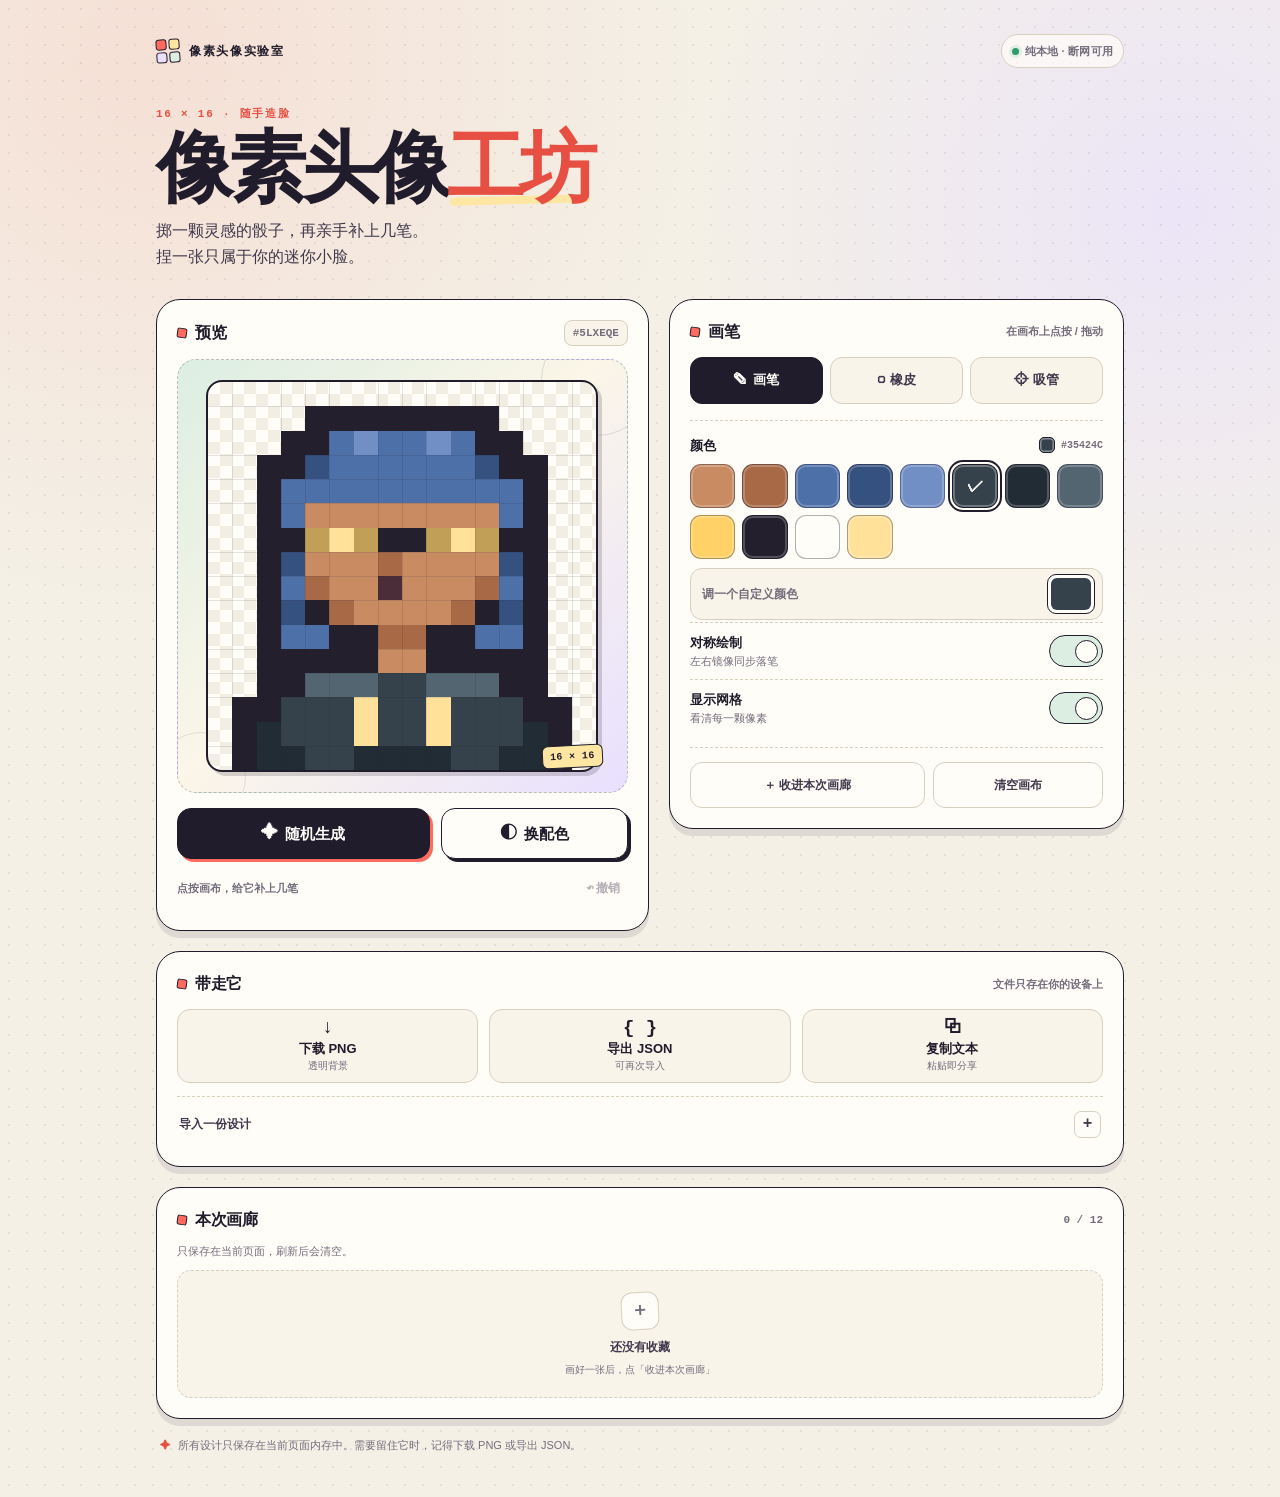
<file: 像素头像生成器/index.html>
<!doctype html>
<html lang="zh-CN">
<head>
<meta charset="utf-8">
<meta name="viewport" content="width=device-width, initial-scale=1, viewport-fit=cover">
<meta name="theme-color" content="#f4f0e6">
<meta name="color-scheme" content="light">
<title>像素头像工坊</title>
<style>
  :root {
    --paper: #f4f0e6;
    --surface: #fffdf8;
    --surface-2: #f8f4ea;
    --ink: #211c2b;
    --ink-soft: #40394c;
    --muted: #736d7c;
    --line: #d8d0bf;
    --line-soft: #e8e2d5;
    --accent: #ff6b5e;
    --accent-deep: #e74f43;
    --accent-soft: #ffe1da;
    --mint: #dceee2;
    --lilac: #e8e0ff;
    --yellow: #ffe7a3;
    --green: #2f9b68;
    --radius-xl: 24px;
    --radius-lg: 18px;
    --radius-md: 14px;
    --shadow: 0 7px 0 rgba(33, 28, 43, 0.1);
    --font: -apple-system, BlinkMacSystemFont, "Segoe UI", "PingFang SC",
      "Hiragino Sans GB", "Microsoft YaHei", "Noto Sans SC", sans-serif;
    --mono: ui-monospace, SFMono-Regular, Menlo, Consolas, "Liberation Mono", monospace;
  }

  * { box-sizing: border-box; }

  html {
    -webkit-text-size-adjust: 100%;
    text-size-adjust: 100%;
  }

  body {
    margin: 0;
    min-height: 100vh;
    color: var(--ink);
    font-family: var(--font);
    font-size: 16px;
    line-height: 1.5;
    background-color: var(--paper);
    background-image:
      radial-gradient(rgba(33, 28, 43, 0.075) 1px, transparent 1px),
      radial-gradient(circle at 12% 4%, rgba(255, 107, 94, 0.12), transparent 30%),
      radial-gradient(circle at 92% 14%, rgba(232, 224, 255, 0.7), transparent 28%);
    background-size: 18px 18px, 100% 100%, 100% 100%;
    -webkit-tap-highlight-color: transparent;
  }

  button,
  input,
  textarea {
    font: inherit;
  }

  button {
    color: inherit;
  }

  button:focus-visible,
  input:focus-visible,
  textarea:focus-visible,
  summary:focus-visible {
    outline: 3px solid var(--accent-deep);
    outline-offset: 3px;
  }

  [hidden] { display: none !important; }

  .sr-only {
    position: absolute;
    width: 1px;
    height: 1px;
    padding: 0;
    margin: -1px;
    overflow: hidden;
    clip: rect(0, 0, 0, 0);
    white-space: nowrap;
    border: 0;
  }

  .page {
    width: min(100%, 1024px);
    margin: 0 auto;
    padding: 18px 16px calc(34px + env(safe-area-inset-bottom));
  }

  .site-header {
    display: flex;
    align-items: center;
    justify-content: space-between;
    gap: 12px;
    margin-bottom: 28px;
  }

  .brand {
    display: inline-flex;
    align-items: center;
    gap: 9px;
    min-width: 0;
    font-size: 12px;
    font-weight: 900;
    letter-spacing: 0.14em;
    white-space: nowrap;
  }

  .brand-mark {
    display: grid;
    grid-template-columns: repeat(2, 11px);
    grid-template-rows: repeat(2, 11px);
    gap: 2px;
    flex: 0 0 auto;
    transform: rotate(-4deg);
  }

  .brand-mark span {
    display: block;
    border: 1.5px solid var(--ink);
    border-radius: 3px;
    background: var(--accent);
  }

  .brand-mark span:nth-child(2) { background: var(--yellow); }
  .brand-mark span:nth-child(3) { background: var(--lilac); }
  .brand-mark span:nth-child(4) { background: var(--mint); }

  .offline-pill {
    display: inline-flex;
    align-items: center;
    gap: 6px;
    min-height: 34px;
    padding: 5px 10px;
    border: 1.5px solid var(--line);
    border-radius: 999px;
    background: rgba(255, 253, 248, 0.72);
    color: var(--muted);
    font-size: 11px;
    font-weight: 700;
    letter-spacing: 0.02em;
    white-space: nowrap;
  }

  .offline-pill::before {
    content: "";
    width: 7px;
    height: 7px;
    border-radius: 50%;
    background: var(--green);
    box-shadow: 0 0 0 3px rgba(47, 155, 104, 0.12);
  }

  .hero {
    position: relative;
    margin-bottom: 23px;
  }

  .kicker {
    margin: 0 0 7px;
    color: var(--accent-deep);
    font-family: var(--mono);
    font-size: 11px;
    font-weight: 800;
    letter-spacing: 0.16em;
  }

  h1 {
    max-width: 700px;
    margin: 0;
    font-size: clamp(2.45rem, 11.5vw, 4.8rem);
    font-weight: 900;
    line-height: 0.98;
    letter-spacing: -0.055em;
  }

  h1 .title-pop {
    position: relative;
    display: inline-block;
    color: var(--accent-deep);
  }

  h1 .title-pop::after {
    content: "";
    position: absolute;
    right: 2%;
    bottom: 0.01em;
    left: 2%;
    height: 0.11em;
    border-radius: 999px;
    background: var(--yellow);
    z-index: -1;
    transform: rotate(-1.5deg);
  }

  .lead {
    max-width: 520px;
    margin: 13px 0 0;
    color: var(--ink-soft);
    font-size: 15px;
    line-height: 1.65;
  }

  .workspace {
    display: grid;
    gap: 15px;
  }

  .card {
    min-width: 0;
    padding: 16px;
    border: 1.5px solid var(--ink);
    border-radius: var(--radius-xl);
    background: var(--surface);
    box-shadow: var(--shadow);
  }

  .card-head {
    display: flex;
    align-items: center;
    justify-content: space-between;
    gap: 10px;
    margin-bottom: 13px;
  }

  .card-head h2 {
    display: flex;
    align-items: center;
    gap: 8px;
    margin: 0;
    font-size: 16px;
    font-weight: 900;
    letter-spacing: -0.02em;
  }

  .card-head h2::before {
    content: "";
    width: 8px;
    height: 8px;
    border: 1.5px solid var(--ink);
    border-radius: 2px;
    background: var(--accent);
    transform: rotate(8deg);
  }

  .seed-label {
    overflow: hidden;
    max-width: 48%;
    padding: 4px 8px;
    border: 1.5px solid var(--line);
    border-radius: 8px;
    background: var(--surface-2);
    color: var(--muted);
    font-family: var(--mono);
    font-size: 11px;
    font-weight: 700;
    text-overflow: ellipsis;
    white-space: nowrap;
  }

  .hint {
    color: var(--muted);
    font-size: 11px;
    font-weight: 600;
  }

  .stage {
    position: relative;
    display: grid;
    place-items: center;
    padding: 15px;
    border: 1.5px dashed rgba(33, 28, 43, 0.26);
    border-radius: 19px;
    background:
      radial-gradient(circle at 12% 16%, rgba(255, 255, 255, 0.9) 0 3px, transparent 4px),
      radial-gradient(circle at 88% 82%, rgba(255, 255, 255, 0.9) 0 2px, transparent 3px),
      linear-gradient(135deg, var(--mint) 0%, #fbf6e8 48%, var(--lilac) 100%);
    overflow: hidden;
  }

  .stage::before {
    content: "";
    position: absolute;
    top: -36px;
    right: -26px;
    width: 110px;
    height: 110px;
    border: 1.5px solid rgba(33, 28, 43, 0.13);
    border-radius: 50%;
  }

  .stage::after {
    content: "";
    position: absolute;
    bottom: -30px;
    left: -22px;
    width: 88px;
    height: 88px;
    border: 1.5px solid rgba(33, 28, 43, 0.11);
    border-radius: 50%;
  }

  .canvas-shell {
    position: relative;
    z-index: 1;
    width: min(100%, 360px);
    aspect-ratio: 1;
    overflow: hidden;
    border: 2px solid var(--ink);
    border-radius: 16px;
    background-color: #fffdf8;
    background-image:
      conic-gradient(#f2eee4 25%, #fffdf8 0 50%, #f2eee4 0 75%, #fffdf8 0);
    background-size: 24px 24px;
    box-shadow: 4px 4px 0 rgba(33, 28, 43, 0.18);
    isolation: isolate;
  }

  #avatarCanvas {
    display: block;
    width: 100%;
    height: 100%;
    image-rendering: pixelated;
    image-rendering: crisp-edges;
    touch-action: none;
    cursor: crosshair;
    user-select: none;
    -webkit-user-select: none;
  }

  #avatarCanvas[data-active-tool="eraser"] { cursor: cell; }
  #avatarCanvas[data-active-tool="picker"] { cursor: copy; }

  .canvas-empty {
    position: absolute;
    inset: 0;
    z-index: 2;
    display: grid;
    place-content: center;
    gap: 3px;
    padding: 20px;
    background: rgba(255, 253, 248, 0.84);
    color: var(--muted);
    font-size: 13px;
    font-weight: 700;
    text-align: center;
    pointer-events: none;
  }

  .canvas-empty strong {
    display: block;
    color: var(--ink);
    font-size: 15px;
  }

  .stage-badge {
    position: absolute;
    right: 24px;
    bottom: 24px;
    z-index: 2;
    padding: 3px 7px;
    border: 1.5px solid var(--ink);
    border-radius: 6px;
    background: var(--yellow);
    font-family: var(--mono);
    font-size: 10px;
    font-weight: 800;
    letter-spacing: 0.04em;
    pointer-events: none;
    transform: rotate(-3deg);
  }

  .primary-actions {
    display: grid;
    grid-template-columns: minmax(0, 1.35fr) minmax(0, 1fr);
    gap: 9px;
    margin-top: 15px;
  }

  .btn {
    display: inline-flex;
    align-items: center;
    justify-content: center;
    gap: 7px;
    min-height: 51px;
    padding: 11px 14px;
    border: 1.5px solid var(--ink);
    border-radius: var(--radius-md);
    background: var(--surface);
    color: var(--ink);
    font-size: 15px;
    font-weight: 850;
    line-height: 1.2;
    text-align: center;
    text-decoration: none;
    white-space: nowrap;
    cursor: pointer;
    box-shadow: 3px 3px 0 var(--ink);
    transition: transform 90ms ease, box-shadow 90ms ease, background-color 120ms ease;
    -webkit-user-select: none;
    user-select: none;
  }

  .btn:active:not(:disabled) {
    box-shadow: 1px 1px 0 var(--ink);
    transform: translate(2px, 2px);
  }

  .btn:disabled {
    border-color: var(--line);
    background: var(--surface-2);
    color: #a09a9f;
    box-shadow: 2px 2px 0 var(--line-soft);
    cursor: not-allowed;
  }

  .btn .btn-icon {
    font-family: var(--mono);
    font-size: 17px;
    line-height: 1;
  }

  .btn-primary {
    background: var(--ink);
    color: var(--surface);
    box-shadow: 3px 3px 0 var(--accent);
  }

  .btn-primary:active:not(:disabled) {
    box-shadow: 1px 1px 0 var(--accent);
  }

  .btn-accent {
    background: var(--accent);
    color: var(--ink);
    box-shadow: 3px 3px 0 var(--ink);
  }

  .preview-meta {
    display: flex;
    align-items: center;
    justify-content: space-between;
    gap: 8px;
    min-height: 42px;
    margin-top: 7px;
    color: var(--muted);
    font-size: 11px;
    font-weight: 600;
  }

  .preview-meta > span {
    min-width: 0;
    overflow: hidden;
    text-overflow: ellipsis;
    white-space: nowrap;
  }

  .text-btn {
    flex: 0 0 auto;
    min-height: 44px;
    padding: 6px 8px;
    border: 0;
    border-radius: 9px;
    background: transparent;
    color: var(--ink-soft);
    font-size: 12px;
    font-weight: 800;
    cursor: pointer;
  }

  .text-btn:active:not(:disabled) { background: var(--surface-2); }
  .text-btn:disabled { color: #b4aeb6; cursor: not-allowed; }

  .tool-group {
    display: grid;
    grid-template-columns: repeat(3, minmax(0, 1fr));
    gap: 7px;
  }

  .tool-btn {
    display: inline-flex;
    align-items: center;
    justify-content: center;
    gap: 5px;
    min-height: 47px;
    padding: 8px 6px;
    border: 1.5px solid var(--line);
    border-radius: 12px;
    background: var(--surface-2);
    color: var(--ink-soft);
    font-size: 13px;
    font-weight: 800;
    cursor: pointer;
    transition: background-color 120ms ease, border-color 120ms ease, color 120ms ease;
  }

  .tool-btn .tool-icon {
    font-family: var(--mono);
    font-size: 15px;
    line-height: 1;
  }

  .tool-btn[aria-pressed="true"] {
    border-color: var(--ink);
    background: var(--ink);
    color: var(--surface);
  }

  .palette-block {
    margin-top: 16px;
    padding-top: 15px;
    border-top: 1.5px dashed var(--line);
  }

  .label-row {
    display: flex;
    align-items: center;
    justify-content: space-between;
    gap: 10px;
    margin-bottom: 9px;
  }

  .label-row h3,
  .switch-copy strong {
    margin: 0;
    font-size: 13px;
    font-weight: 850;
    letter-spacing: -0.01em;
  }

  .current-color {
    display: inline-flex;
    align-items: center;
    gap: 6px;
    color: var(--muted);
    font-family: var(--mono);
    font-size: 10px;
    font-weight: 700;
  }

  .current-chip {
    display: inline-block;
    width: 16px;
    height: 16px;
    border: 1.5px solid var(--ink);
    border-radius: 5px;
    background: var(--accent);
    box-shadow: inset 0 0 0 1.5px rgba(255, 255, 255, 0.4);
  }

  .palette {
    display: grid;
    grid-template-columns: repeat(auto-fill, minmax(42px, 1fr));
    gap: 7px;
  }

  .swatch {
    position: relative;
    min-height: 44px;
    padding: 0;
    border: 1.5px solid rgba(33, 28, 43, 0.35);
    border-radius: 11px;
    background: var(--swatch);
    box-shadow: inset 0 0 0 2px rgba(255, 255, 255, 0.22);
    cursor: pointer;
    transition: transform 100ms ease, box-shadow 100ms ease;
  }

  .swatch:active { transform: scale(0.94); }

  .swatch[aria-pressed="true"] {
    border-color: var(--ink);
    box-shadow:
      0 0 0 2px var(--surface),
      0 0 0 4px var(--ink),
      inset 0 0 0 2px rgba(255, 255, 255, 0.28);
  }

  .swatch[aria-pressed="true"]::after {
    content: "✓";
    position: absolute;
    top: 50%;
    left: 50%;
    color: var(--check, #fffdf8);
    font-size: 17px;
    font-weight: 900;
    line-height: 1;
    text-shadow: 0 1px 1px rgba(0, 0, 0, 0.18);
    transform: translate(-50%, -52%);
  }

  .color-custom {
    display: flex;
    align-items: center;
    justify-content: space-between;
    gap: 12px;
    min-height: 46px;
    margin-top: 9px;
    padding: 5px 7px 5px 11px;
    border: 1.5px solid var(--line);
    border-radius: 12px;
    background: var(--surface-2);
    color: var(--muted);
    font-size: 12px;
    font-weight: 700;
    cursor: pointer;
  }

  .color-custom input {
    width: 48px;
    height: 40px;
    padding: 3px;
    border: 1.5px solid var(--ink);
    border-radius: 9px;
    background: var(--surface);
    cursor: pointer;
    appearance: none;
    -webkit-appearance: none;
  }

  .color-custom input::-webkit-color-swatch-wrapper { padding: 0; }
  .color-custom input::-webkit-color-swatch {
    border: 0;
    border-radius: 6px;
  }
  .color-custom input::-moz-color-swatch {
    border: 0;
    border-radius: 6px;
  }

  .switch-row {
    display: flex;
    align-items: center;
    justify-content: space-between;
    gap: 14px;
    min-height: 57px;
    padding: 9px 0;
    border-top: 1.5px dashed var(--line);
  }

  .tool-group + .palette-block + .switch-row { margin-top: 2px; }

  .switch-copy {
    display: grid;
    gap: 1px;
    min-width: 0;
  }

  .switch-copy span {
    color: var(--muted);
    font-size: 11px;
    line-height: 1.35;
  }

  .switch {
    position: relative;
    flex: 0 0 auto;
    width: 54px;
    height: 32px;
    padding: 0;
    border: 1.5px solid var(--ink);
    border-radius: 999px;
    background: var(--surface-2);
    cursor: pointer;
    transition: background-color 140ms ease;
  }

  .switch::before {
    content: "";
    position: absolute;
    inset: -9px;
    border-radius: 999px;
  }

  .switch::after {
    content: "";
    position: absolute;
    top: 4px;
    left: 4px;
    width: 21px;
    height: 21px;
    border: 1.5px solid var(--ink);
    border-radius: 50%;
    background: var(--surface);
    transition: transform 140ms ease;
  }

  .switch[aria-checked="true"] { background: var(--mint); }
  .switch[aria-checked="true"]::after { transform: translateX(21px); }

  .secondary-actions {
    display: grid;
    grid-template-columns: minmax(0, 1.25fr) minmax(0, 0.9fr);
    gap: 8px;
    margin-top: 11px;
    padding-top: 14px;
    border-top: 1.5px dashed var(--line);
  }

  .small-btn {
    display: inline-flex;
    align-items: center;
    justify-content: center;
    gap: 5px;
    min-height: 46px;
    padding: 8px 10px;
    border: 1.5px solid var(--line);
    border-radius: 12px;
    background: var(--surface);
    color: var(--ink-soft);
    font-size: 12px;
    font-weight: 800;
    line-height: 1.25;
    text-align: center;
    cursor: pointer;
    transition: background-color 120ms ease, border-color 120ms ease;
  }

  .small-btn:active { background: var(--surface-2); }

  .small-btn.is-armed {
    border-color: var(--accent-deep);
    background: var(--accent-soft);
    color: var(--accent-deep);
  }

  .wide-card {
    margin-top: 15px;
  }

  .export-grid {
    display: grid;
    grid-template-columns: repeat(3, minmax(0, 1fr));
    gap: 8px;
  }

  .export-btn {
    display: flex;
    flex-direction: column;
    align-items: center;
    justify-content: center;
    gap: 3px;
    min-height: 72px;
    padding: 9px 6px;
    border: 1.5px solid var(--line);
    border-radius: 13px;
    background: var(--surface-2);
    color: var(--ink);
    cursor: pointer;
    transition: background-color 120ms ease, border-color 120ms ease, transform 100ms ease;
  }

  .export-btn:active {
    background: var(--yellow);
    border-color: var(--ink);
    transform: translateY(1px);
  }

  .export-btn .export-icon {
    font-family: var(--mono);
    font-size: 19px;
    font-weight: 800;
    line-height: 1;
  }

  .export-btn strong {
    font-size: 13px;
    font-weight: 850;
    line-height: 1.25;
  }

  .export-btn small {
    color: var(--muted);
    font-size: 10px;
    line-height: 1.25;
  }

  .import-details {
    margin-top: 13px;
    border-top: 1.5px dashed var(--line);
  }

  .import-details summary {
    display: flex;
    align-items: center;
    justify-content: space-between;
    gap: 12px;
    min-height: 49px;
    padding: 10px 2px 4px;
    color: var(--ink-soft);
    font-size: 12px;
    font-weight: 800;
    list-style: none;
    cursor: pointer;
  }

  .import-details summary::-webkit-details-marker { display: none; }

  .import-details summary::after {
    content: "+";
    display: grid;
    flex: 0 0 auto;
    place-items: center;
    width: 25px;
    height: 25px;
    border: 1.5px solid var(--line);
    border-radius: 7px;
    color: var(--ink-soft);
    font-family: var(--mono);
    font-size: 16px;
    line-height: 1;
  }

  .import-details[open] summary::after {
    content: "−";
    border-color: var(--ink);
    background: var(--yellow);
  }

  .import-body {
    padding: 4px 0 2px;
  }

  .import-body p {
    margin: 0 0 9px;
    color: var(--muted);
    font-size: 11px;
  }

  .import-text {
    display: block;
    width: 100%;
    min-height: 112px;
    padding: 11px;
    border: 1.5px solid var(--line);
    border-radius: 12px;
    background: var(--surface-2);
    color: var(--ink);
    font-family: var(--mono);
    font-size: 12px;
    line-height: 1.5;
    resize: vertical;
  }

  .import-actions {
    display: grid;
    grid-template-columns: minmax(0, 1fr) minmax(0, 1fr);
    gap: 8px;
    margin-top: 8px;
  }

  #fileInput { display: none; }

  .gallery-note {
    margin: -2px 0 11px;
    color: var(--muted);
    font-size: 11px;
  }

  .gallery-count {
    color: var(--muted);
    font-family: var(--mono);
    font-size: 11px;
    font-weight: 700;
  }

  .gallery-grid {
    display: grid;
    grid-template-columns: repeat(2, minmax(0, 1fr));
    gap: 9px;
  }

  .gallery-item {
    position: relative;
    min-width: 0;
    padding: 6px;
    border: 1.5px solid var(--line);
    border-radius: 13px;
    background: var(--surface-2);
  }

  .gallery-load {
    display: block;
    width: 100%;
    padding: 0;
    border: 0;
    background: transparent;
    text-align: left;
    cursor: pointer;
  }

  .gallery-canvas-wrap {
    display: block;
    overflow: hidden;
    width: 100%;
    aspect-ratio: 1;
    border: 1.5px solid var(--ink);
    border-radius: 9px;
    background-color: #fffdf8;
    background-image:
      conic-gradient(#f2eee4 25%, #fffdf8 0 50%, #f2eee4 0 75%, #fffdf8 0);
    background-size: 16px 16px;
  }

  .gallery-canvas {
    display: block;
    width: 100%;
    height: 100%;
    image-rendering: pixelated;
  }

  .gallery-meta {
    display: flex;
    align-items: center;
    justify-content: space-between;
    gap: 5px;
    padding: 5px 2px 1px;
    color: var(--muted);
    font-family: var(--mono);
    font-size: 10px;
    font-weight: 700;
  }

  .gallery-meta span {
    overflow: hidden;
    text-overflow: ellipsis;
    white-space: nowrap;
  }

  .gallery-remove {
    position: absolute;
    top: 10px;
    right: 10px;
    display: grid;
    place-items: center;
    width: 30px;
    height: 30px;
    padding: 0;
    border: 1.5px solid var(--ink);
    border-radius: 8px;
    background: rgba(255, 253, 248, 0.9);
    color: var(--ink);
    font-family: var(--mono);
    font-size: 15px;
    font-weight: 800;
    line-height: 1;
    cursor: pointer;
    backdrop-filter: blur(2px);
  }

  .gallery-remove:active { background: var(--accent-soft); }

  .empty-state {
    display: grid;
    place-items: center;
    gap: 5px;
    min-height: 128px;
    padding: 20px;
    border: 1.5px dashed var(--line);
    border-radius: 14px;
    background: var(--surface-2);
    color: var(--muted);
    text-align: center;
  }

  .empty-state .empty-icon {
    display: grid;
    place-items: center;
    width: 38px;
    height: 38px;
    margin-bottom: 3px;
    border: 1.5px solid var(--line);
    border-radius: 11px;
    background: var(--surface);
    font-family: var(--mono);
    font-size: 18px;
    font-weight: 900;
    transform: rotate(-3deg);
  }

  .empty-state strong {
    color: var(--ink-soft);
    font-size: 12px;
  }

  .empty-state span {
    font-size: 10px;
  }

  .site-footer {
    display: flex;
    align-items: flex-start;
    gap: 7px;
    margin-top: 18px;
    padding: 0 4px;
    color: var(--muted);
    font-size: 11px;
    line-height: 1.6;
  }

  .site-footer::before {
    content: "✦";
    color: var(--accent-deep);
    font-size: 11px;
    line-height: 1.5;
  }

  .toast {
    position: fixed;
    right: 16px;
    bottom: calc(18px + env(safe-area-inset-bottom));
    left: 16px;
    z-index: 30;
    width: fit-content;
    max-width: min(92vw, 480px);
    margin: 0 auto;
    padding: 11px 15px;
    border: 1.5px solid var(--ink);
    border-radius: 12px;
    background: var(--ink);
    color: var(--surface);
    font-size: 12px;
    font-weight: 700;
    line-height: 1.4;
    text-align: center;
    box-shadow: 3px 3px 0 rgba(255, 107, 94, 0.65);
    opacity: 0;
    transform: translateY(12px);
    pointer-events: none;
    transition: opacity 160ms ease, transform 160ms ease;
  }

  .toast.show {
    opacity: 1;
    transform: translateY(0);
  }

  @keyframes canvas-pop {
    0% { transform: scale(0.985) rotate(-0.4deg); }
    55% { transform: scale(1.012) rotate(0.3deg); }
    100% { transform: scale(1) rotate(0); }
  }

  .canvas-shell.pop { animation: canvas-pop 280ms ease; }

  @media (min-width: 370px) {
    .gallery-grid { grid-template-columns: repeat(3, minmax(0, 1fr)); }
  }

  @media (min-width: 720px) {
    .page { padding: 28px 28px calc(42px + env(safe-area-inset-bottom)); }
    .site-header { margin-bottom: 38px; }
    .hero { margin-bottom: 28px; }
    .lead { font-size: 16px; }
    .workspace {
      grid-template-columns: minmax(0, 1.04fr) minmax(0, 0.96fr);
      align-items: start;
      gap: 20px;
    }
    .card { padding: 20px; }
    .gallery-grid { grid-template-columns: repeat(4, minmax(0, 1fr)); }
    .wide-card { margin-top: 20px; }
    .primary-actions { gap: 11px; }
    .export-grid { gap: 11px; }
  }

  @media (min-width: 960px) {
    .page { padding-top: 34px; }
    .stage { padding: 20px; }
    .canvas-shell { width: min(100%, 392px); }
  }

  @media (max-width: 359px) {
    .card { padding: 13px; }
    .offline-pill { font-size: 10px; padding-inline: 8px; }
    .btn { font-size: 14px; padding-inline: 10px; }
  }

  @media (prefers-reduced-motion: reduce) {
    *,
    *::before,
    *::after {
      scroll-behavior: auto !important;
      animation-duration: 0.001ms !important;
      animation-iteration-count: 1 !important;
      transition-duration: 0.001ms !important;
    }
  }
</style>
</head>
<body>
<div class="page">
  <header class="site-header">
    <div class="brand" aria-label="像素头像工坊">
      <span class="brand-mark" aria-hidden="true"><span></span><span></span><span></span><span></span></span>
      <span>像素头像实验室</span>
    </div>
    <div class="offline-pill">纯本地 · 断网可用</div>
  </header>

  <section class="hero" aria-labelledby="pageTitle">
    <p class="kicker">16 × 16 · 随手造脸</p>
    <h1 id="pageTitle">像素头像<span class="title-pop">工坊</span></h1>
    <p class="lead">掷一颗灵感的骰子，再亲手补上几笔。<br>捏一张只属于你的迷你小脸。</p>
  </section>

  <main>
    <div class="workspace">
      <section class="card preview-card" id="previewCard" aria-labelledby="previewTitle">
        <div class="card-head">
          <h2 id="previewTitle">预览</h2>
          <span class="seed-label" id="seedLabel" title="设计种子">#------</span>
        </div>

        <div class="stage">
          <div class="canvas-shell" id="canvasShell">
            <canvas id="avatarCanvas" width="512" height="512" aria-label="像素头像画布">你的浏览器不支持 Canvas，请更换浏览器。</canvas>
            <div class="canvas-empty" id="canvasEmpty" hidden>
              <strong>画布空空的</strong>
              <span>点「随机生成」或直接画几笔</span>
            </div>
          </div>
          <span class="stage-badge" aria-hidden="true">16 × 16</span>
        </div>

        <div class="primary-actions">
          <button type="button" class="btn btn-primary" id="generateBtn">
            <span class="btn-icon" aria-hidden="true">✦</span>
            随机生成
          </button>
          <button type="button" class="btn" id="recolorBtn">
            <span class="btn-icon" aria-hidden="true">◐</span>
            换配色
          </button>
        </div>

        <div class="preview-meta">
          <span id="statusText" aria-live="polite">正在捏第一张脸…</span>
          <button type="button" class="text-btn" id="undoBtn" disabled>↶ 撤销</button>
        </div>
      </section>

      <section class="card editor-card" aria-labelledby="editorTitle">
        <div class="card-head">
          <h2 id="editorTitle">画笔</h2>
          <span class="hint">在画布上点按 / 拖动</span>
        </div>

        <div class="tool-group" role="group" aria-label="绘制工具">
          <button type="button" class="tool-btn" data-tool="brush" aria-pressed="true">
            <span class="tool-icon" aria-hidden="true">✎</span>画笔
          </button>
          <button type="button" class="tool-btn" data-tool="eraser" aria-pressed="false">
            <span class="tool-icon" aria-hidden="true">▢</span>橡皮
          </button>
          <button type="button" class="tool-btn" data-tool="picker" aria-pressed="false">
            <span class="tool-icon" aria-hidden="true">⌖</span>吸管
          </button>
        </div>

        <div class="palette-block">
          <div class="label-row">
            <h3>颜色</h3>
            <span class="current-color">
              <span class="current-chip" id="currentChip" aria-hidden="true"></span>
              <span id="currentHex">#FF6B5E</span>
            </span>
          </div>
          <div class="palette" id="palette" role="group" aria-label="调色板"></div>
          <label class="color-custom">
            <span>调一个自定义颜色</span>
            <input type="color" id="customColor" value="#ff6b5e" aria-label="自定义画笔颜色">
          </label>
        </div>

        <div class="switch-row">
          <div class="switch-copy">
            <strong>对称绘制</strong>
            <span>左右镜像同步落笔</span>
          </div>
          <button type="button" class="switch" id="mirrorBtn" role="switch" aria-checked="true" aria-label="对称绘制"></button>
        </div>

        <div class="switch-row">
          <div class="switch-copy">
            <strong>显示网格</strong>
            <span>看清每一颗像素</span>
          </div>
          <button type="button" class="switch" id="gridBtn" role="switch" aria-checked="true" aria-label="显示网格"></button>
        </div>

        <div class="secondary-actions">
          <button type="button" class="small-btn" id="snapshotBtn">＋ 收进本次画廊</button>
          <button type="button" class="small-btn" id="clearBtn">清空画布</button>
        </div>
      </section>
    </div>

    <section class="card wide-card" aria-labelledby="exportTitle">
      <div class="card-head">
        <h2 id="exportTitle">带走它</h2>
        <span class="hint">文件只存在你的设备上</span>
      </div>
      <div class="export-grid">
        <button type="button" class="export-btn" id="pngBtn">
          <span class="export-icon" aria-hidden="true">↓</span>
          <strong>下载 PNG</strong>
          <small>透明背景</small>
        </button>
        <button type="button" class="export-btn" id="jsonBtn">
          <span class="export-icon" aria-hidden="true">{ }</span>
          <strong>导出 JSON</strong>
          <small>可再次导入</small>
        </button>
        <button type="button" class="export-btn" id="copyBtn">
          <span class="export-icon" aria-hidden="true">⧉</span>
          <strong>复制文本</strong>
          <small>粘贴即分享</small>
        </button>
      </div>

      <details class="import-details" id="importDetails">
        <summary>导入一份设计</summary>
        <div class="import-body">
          <p>把之前复制的 JSON 文本粘在下面，或者选择一个 JSON 文件。</p>
          <textarea class="import-text" id="importText" placeholder='{"app":"pixel-avatar-studio","size":16,"pixels":[...]}' spellcheck="false" aria-label="粘贴头像 JSON 文本"></textarea>
          <div class="import-actions">
            <button type="button" class="small-btn" id="importTextBtn">导入文本</button>
            <button type="button" class="small-btn" id="importFileBtn">选择 JSON 文件</button>
          </div>
          <input type="file" id="fileInput" accept=".json,application/json">
        </div>
      </details>
    </section>

    <section class="card wide-card" aria-labelledby="galleryTitle">
      <div class="card-head">
        <h2 id="galleryTitle">本次画廊</h2>
        <span class="gallery-count" id="galleryCount">0 / 12</span>
      </div>
      <p class="gallery-note">只保存在当前页面，刷新后会清空。</p>
      <div class="gallery-grid" id="gallery" hidden></div>
      <div class="empty-state" id="galleryEmpty">
        <span class="empty-icon" aria-hidden="true">＋</span>
        <strong>还没有收藏</strong>
        <span>画好一张后，点「收进本次画廊」</span>
      </div>
    </section>
  </main>

  <footer class="site-footer">
    所有设计只保存在当前页面内存中。需要留住它时，记得下载 PNG 或导出 JSON。
  </footer>
</div>

<div class="toast" id="toast" role="status" aria-live="polite"></div>
<noscript>
  <div style="position:fixed;inset:0;z-index:99;display:grid;place-content:center;padding:24px;background:#f4f0e6;color:#211c2b;font:700 16px sans-serif;text-align:center;">请启用 JavaScript 后再打开像素头像工坊。</div>
</noscript>

<script>
(function () {
  "use strict";

  var SIZE = 16;
  var CELL = 32;
  var PREVIEW_SIZE = SIZE * CELL;
  var EXPORT_SCALE = 64;
  var MAX_HISTORY = 30;
  var MAX_GALLERY = 12;
  var HEX_RE = /^#[0-9a-f]{6}$/;

  var SKINS = [
    { base: "#f8d9bd", shade: "#e5b797", light: "#ffe9d6" },
    { base: "#efc49c", shade: "#d5a074", light: "#f9d9b8" },
    { base: "#d99b6b", shade: "#b77a4d", light: "#e9b88b" },
    { base: "#bc7a50", shade: "#985932", light: "#d29468" },
    { base: "#945c3c", shade: "#74452c", light: "#ae7552" },
    { base: "#744a34", shade: "#573426", light: "#8e6047" },
    { base: "#f2d3b2", shade: "#d8ad88", light: "#ffe2c7" },
    { base: "#c88b62", shade: "#a76946", light: "#dfa77c" },
    { base: "#a86b4c", shade: "#845036", light: "#c38a68" }
  ];

  var HAIRS = [
    { base: "#2b2433", shade: "#17121f", light: "#493d58" },
    { base: "#3e2b20", shade: "#291a12", light: "#5f4332" },
    { base: "#7a4a25", shade: "#563018", light: "#a26532" },
    { base: "#d8a341", shade: "#ae7b25", light: "#f2c96d" },
    { base: "#d7d2c4", shade: "#aaa696", light: "#f2efe4" },
    { base: "#c94f49", shade: "#9b3530", light: "#e8776e" },
    { base: "#4d70a9", shade: "#34517f", light: "#718fc4" },
    { base: "#7c4a9f", shade: "#593172", light: "#9d70c0" },
    { base: "#2e8b72", shade: "#1d6955", light: "#52ac92" },
    { base: "#d46d9d", shade: "#a94a76", light: "#ef93bc" },
    { base: "#f0e1cc", shade: "#cfbca1", light: "#fff7eb" }
  ];

  var OUTFITS = [
    { base: "#e85d5d", shade: "#b94044", light: "#ff8581" },
    { base: "#f0a33c", shade: "#c67c1f", light: "#ffc36d" },
    { base: "#f2cf4a", shade: "#c8a22b", light: "#ffe980" },
    { base: "#65b96b", shade: "#448f4d", light: "#8bdd8f" },
    { base: "#3bb3b8", shade: "#26858b", light: "#6bd9dc" },
    { base: "#4f7fdb", shade: "#345dab", light: "#7ba5f4" },
    { base: "#846bd1", shade: "#614b9f", light: "#ab95f0" },
    { base: "#d96aa8", shade: "#a94b80", light: "#f294c7" },
    { base: "#35424c", shade: "#222c34", light: "#546572" },
    { base: "#e8e3d6", shade: "#c4bdad", light: "#fffdf5" }
  ];

  var ACCENTS = [
    "#ffd166",
    "#ff8fa3",
    "#5fd0c0",
    "#9b8cff",
    "#fffdf7",
    "#2b2d42",
    "#ffb45e",
    "#6ee7b7",
    "#e6a4ff",
    "#8fc7ff"
  ];

  var HAIR_STYLES = ["crop", "sidepart", "spiky", "bob", "curly", "mohawk", "beanie", "long"];
  var ACCESSORIES = ["none", "none", "none", "headphones", "shades", "mask", "earrings"];
  var EYE_STYLES = ["wide", "wide", "dot", "wink"];
  var MOUTH_STYLES = ["line", "line", "small", "small"];
  var OUTFIT_STYLES = ["tee", "stripe", "hoodie", "overalls", "scarf", "jacket"];

  var el = {};
  var ctx = null;
  var toastTimer = null;
  var clearTimer = null;

  var state = {
    pixels: new Array(SIZE * SIZE).fill(null),
    seed: "PIXEL1",
    colorVariant: 0,
    palette: null,
    style: null,
    swatches: [],
    selectedColor: "#ff6b5e",
    tool: "brush",
    mirror: true,
    showGrid: true,
    history: [],
    snapshots: [],
    snapshotSeq: 1,
    drawing: false,
    strokeStart: null,
    strokeChanged: false,
    strokeStatusSet: false,
    lastCell: null,
    status: ""
  };

  function clamp(value, min, max) {
    return Math.min(max, Math.max(min, value));
  }

  function normalizeHex(value) {
    if (typeof value !== "string") return null;
    var hex = value.trim().toLowerCase();
    if (hex.charAt(0) !== "#") hex = "#" + hex;
    return HEX_RE.test(hex) ? hex : null;
  }

  function hexToRgb(hex) {
    var clean = normalizeHex(hex) || "#000000";
    return {
      r: parseInt(clean.slice(1, 3), 16),
      g: parseInt(clean.slice(3, 5), 16),
      b: parseInt(clean.slice(5, 7), 16)
    };
  }

  function rgbToHex(r, g, b) {
    var parts = [r, g, b].map(function (part) {
      return clamp(Math.round(part), 0, 255).toString(16).padStart(2, "0");
    });
    return "#" + parts.join("");
  }

  function mixColor(a, b, amount) {
    var aa = hexToRgb(a);
    var bb = hexToRgb(b);
    var t = clamp(amount, 0, 1);
    return rgbToHex(
      aa.r + (bb.r - aa.r) * t,
      aa.g + (bb.g - aa.g) * t,
      aa.b + (bb.b - aa.b) * t
    );
  }

  function isDark(hex) {
    var rgb = hexToRgb(hex);
    return (rgb.r * 299 + rgb.g * 587 + rgb.b * 114) / 1000 < 145;
  }

  function hashString(text) {
    var hash = 2166136261 >>> 0;
    for (var i = 0; i < text.length; i += 1) {
      hash ^= text.charCodeAt(i);
      hash = Math.imul(hash, 16777619);
    }
    return hash >>> 0;
  }

  function mulberry32(seedValue) {
    var a = seedValue >>> 0;
    return function () {
      a |= 0;
      a = (a + 0x6d2b79f5) | 0;
      var t = Math.imul(a ^ (a >>> 15), 1 | a);
      t = (t + Math.imul(t ^ (t >>> 7), 61 | t)) ^ t;
      return ((t ^ (t >>> 14)) >>> 0) / 4294967296;
    };
  }

  function rngFrom(seed, salt) {
    return mulberry32(hashString(String(seed) + "::" + salt));
  }

  function pick(rng, list) {
    return list[Math.floor(rng() * list.length) % list.length];
  }

  function makeSeed() {
    var chars = "ABCDEFGHJKLMNPQRSTUVWXYZ23456789";
    var out = "";
    for (var i = 0; i < 6; i += 1) {
      out += chars.charAt(Math.floor(Math.random() * chars.length));
    }
    return out;
  }

  function sanitizeSeed(value) {
    var seed = String(value == null ? "IMPORT" : value)
      .toUpperCase()
      .replace(/[^A-Z0-9-]/g, "")
      .slice(0, 12);
    return seed || "IMPORT";
  }

  function clonePalette(palette) {
    if (!palette) return null;
    return {
      skin: { base: palette.skin.base, shade: palette.skin.shade, light: palette.skin.light },
      hair: { base: palette.hair.base, shade: palette.hair.shade, light: palette.hair.light },
      outfit: { base: palette.outfit.base, shade: palette.outfit.shade, light: palette.outfit.light },
      accent: palette.accent,
      accentLight: palette.accentLight,
      accentShade: palette.accentShade,
      brow: palette.brow,
      mouth: palette.mouth,
      blush: palette.blush,
      eye: palette.eye,
      white: palette.white,
      ink: palette.ink
    };
  }

  function buildPalette(seed, variant) {
    var rng = rngFrom(seed + "|" + variant, "palette-v2");
    var skin = pick(rng, SKINS);
    var hair = pick(rng, HAIRS);
    var outfit = pick(rng, OUTFITS);
    var accent = pick(rng, ACCENTS);

    return {
      skin: { base: skin.base, shade: skin.shade, light: skin.light },
      hair: { base: hair.base, shade: hair.shade, light: hair.light },
      outfit: { base: outfit.base, shade: outfit.shade, light: outfit.light },
      accent: accent,
      accentLight: mixColor(accent, "#ffffff", 0.34),
      accentShade: mixColor(accent, "#241f2d", 0.28),
      brow: mixColor(hair.shade, "#241f2d", 0.46),
      mouth: mixColor("#241f2d", "#c05662", 0.25),
      blush: mixColor(skin.base, "#ef7f86", 0.46),
      eye: "#241f2d",
      white: "#fffdf7",
      ink: "#241f2d"
    };
  }

  function paletteKey(palette) {
    if (!palette) return "";
    return [
      palette.skin.base,
      palette.hair.base,
      palette.outfit.base,
      palette.accent
    ].join("|");
  }

  function nextPalette(seed, currentVariant, oldPalette) {
    var variant = currentVariant;
    var next = buildPalette(seed, variant + 1);
    var attempts = 0;
    while (paletteKey(next) === paletteKey(oldPalette) && attempts < 6) {
      variant += 1;
      next = buildPalette(seed, variant + 1);
      attempts += 1;
    }
    return { palette: next, variant: variant + 1 };
  }

  function buildStyle(seed) {
    var rng = rngFrom(seed, "shape-v2");
    return {
      hair: pick(rng, HAIR_STYLES),
      accessory: pick(rng, ACCESSORIES),
      eyes: pick(rng, EYE_STYLES),
      mouth: pick(rng, MOUTH_STYLES),
      outfit: pick(rng, OUTFIT_STYLES),
      blush: rng() < 0.58
    };
  }

  function putPixel(pixels, x, y, color) {
    if (x < 0 || y < 0 || x >= SIZE || y >= SIZE || !color) return;
    pixels[y * SIZE + x] = color;
  }

  function fillPixels(pixels, x0, y0, x1, y1, color) {
    if (!color) return;
    for (var y = y0; y <= y1; y += 1) {
      for (var x = x0; x <= x1; x += 1) {
        putPixel(pixels, x, y, color);
      }
    }
  }

  function getPixel(pixels, x, y) {
    if (x < 0 || y < 0 || x >= SIZE || y >= SIZE) return null;
    return pixels[y * SIZE + x];
  }

  function isSkinAt(pixels, x, y, palette) {
    var color = getPixel(pixels, x, y);
    return (
      color === palette.skin.base ||
      color === palette.skin.shade ||
      color === palette.skin.light
    );
  }

  function drawBody(pixels, palette) {
    var o = palette.outfit;
    fillPixels(pixels, 4, 12, 11, 12, o.base);
    fillPixels(pixels, 3, 13, 12, 13, o.base);
    fillPixels(pixels, 2, 14, 13, 15, o.base);

    fillPixels(pixels, 2, 14, 2, 15, o.shade);
    fillPixels(pixels, 13, 14, 13, 15, o.shade);
    putPixel(pixels, 3, 15, o.shade);
    putPixel(pixels, 12, 15, o.shade);
    putPixel(pixels, 4, 12, o.light);
    putPixel(pixels, 11, 12, o.light);

    fillPixels(pixels, 7, 10, 8, 11, palette.skin.base);
    putPixel(pixels, 7, 10, palette.skin.shade);
    putPixel(pixels, 8, 10, palette.skin.shade);
  }

  function drawHead(pixels, palette) {
    var skin = palette.skin;

    putPixel(pixels, 3, 6, skin.base);
    putPixel(pixels, 3, 7, skin.base);
    putPixel(pixels, 12, 6, skin.base);
    putPixel(pixels, 12, 7, skin.base);
    putPixel(pixels, 3, 7, skin.shade);
    putPixel(pixels, 12, 7, skin.shade);

    fillPixels(pixels, 5, 3, 10, 3, skin.base);
    fillPixels(pixels, 4, 4, 11, 4, skin.base);
    fillPixels(pixels, 4, 5, 11, 8, skin.base);
    fillPixels(pixels, 5, 9, 10, 9, skin.base);

    putPixel(pixels, 4, 8, skin.shade);
    putPixel(pixels, 11, 8, skin.shade);
    putPixel(pixels, 5, 9, skin.shade);
    putPixel(pixels, 10, 9, skin.shade);
  }

  function drawHair(pixels, style, palette) {
    var hair = palette.hair;
    var hb = hair.base;
    var hs = hair.shade;
    var hl = hair.light;

    if (style === "crop") {
      fillPixels(pixels, 5, 2, 10, 2, hb);
      fillPixels(pixels, 4, 3, 11, 3, hb);
      fillPixels(pixels, 4, 4, 11, 4, hb);
      putPixel(pixels, 4, 5, hb);
      putPixel(pixels, 11, 5, hb);
      putPixel(pixels, 5, 4, hs);
      putPixel(pixels, 10, 4, hs);
      putPixel(pixels, 6, 2, hl);
      putPixel(pixels, 9, 2, hl);
      putPixel(pixels, 4, 3, hs);
      putPixel(pixels, 11, 3, hs);
      return;
    }

    if (style === "sidepart") {
      fillPixels(pixels, 5, 2, 10, 2, hb);
      fillPixels(pixels, 4, 3, 11, 3, hb);
      fillPixels(pixels, 4, 4, 8, 4, hb);
      fillPixels(pixels, 11, 4, 11, 4, hb);
      fillPixels(pixels, 9, 4, 9, 4, hs);
      putPixel(pixels, 4, 5, hb);
      putPixel(pixels, 11, 5, hb);
      putPixel(pixels, 5, 2, hl);
      putPixel(pixels, 6, 3, hl);
      putPixel(pixels, 4, 3, hs);
      putPixel(pixels, 11, 3, hs);
      return;
    }

    if (style === "spiky") {
      fillPixels(pixels, 5, 2, 10, 2, hb);
      fillPixels(pixels, 4, 3, 11, 3, hb);
      fillPixels(pixels, 4, 4, 11, 4, hb);
      putPixel(pixels, 4, 1, hb);
      putPixel(pixels, 6, 1, hb);
      putPixel(pixels, 9, 1, hb);
      putPixel(pixels, 11, 1, hb);
      putPixel(pixels, 4, 5, hb);
      putPixel(pixels, 5, 5, hb);
      putPixel(pixels, 10, 5, hb);
      putPixel(pixels, 11, 5, hb);
      putPixel(pixels, 6, 2, hl);
      putPixel(pixels, 9, 2, hl);
      putPixel(pixels, 4, 3, hs);
      putPixel(pixels, 11, 3, hs);
      return;
    }

    if (style === "bob") {
      fillPixels(pixels, 5, 2, 10, 2, hb);
      fillPixels(pixels, 4, 3, 11, 3, hb);
      fillPixels(pixels, 3, 4, 12, 4, hb);
      fillPixels(pixels, 3, 5, 3, 9, hb);
      fillPixels(pixels, 12, 5, 12, 9, hb);
      fillPixels(pixels, 3, 10, 4, 10, hb);
      fillPixels(pixels, 11, 10, 12, 10, hb);
      putPixel(pixels, 3, 7, hs);
      putPixel(pixels, 12, 7, hs);
      putPixel(pixels, 3, 9, hs);
      putPixel(pixels, 12, 9, hs);
      putPixel(pixels, 6, 2, hl);
      putPixel(pixels, 9, 2, hl);
      putPixel(pixels, 4, 3, hs);
      putPixel(pixels, 11, 3, hs);
      return;
    }

    if (style === "curly") {
      fillPixels(pixels, 5, 1, 10, 1, hb);
      fillPixels(pixels, 4, 2, 11, 2, hb);
      fillPixels(pixels, 3, 3, 12, 4, hb);
      fillPixels(pixels, 3, 5, 3, 7, hb);
      fillPixels(pixels, 12, 5, 12, 7, hb);
      fillPixels(pixels, 4, 4, 11, 4, hb);
      putPixel(pixels, 5, 1, hl);
      putPixel(pixels, 9, 1, hl);
      putPixel(pixels, 4, 2, hl);
      putPixel(pixels, 11, 2, hs);
      putPixel(pixels, 3, 4, hs);
      putPixel(pixels, 12, 4, hs);
      putPixel(pixels, 3, 6, hs);
      putPixel(pixels, 12, 6, hs);
      return;
    }

    if (style === "mohawk") {
      fillPixels(pixels, 4, 3, 5, 4, hs);
      fillPixels(pixels, 10, 3, 11, 4, hs);
      fillPixels(pixels, 6, 3, 9, 4, hs);
      fillPixels(pixels, 6, 1, 9, 2, hb);
      fillPixels(pixels, 7, 1, 8, 1, hb);
      putPixel(pixels, 6, 1, hl);
      putPixel(pixels, 9, 1, hs);
      putPixel(pixels, 5, 3, hb);
      putPixel(pixels, 10, 3, hb);
      putPixel(pixels, 4, 3, hs);
      putPixel(pixels, 11, 3, hs);
      return;
    }

    if (style === "beanie") {
      fillPixels(pixels, 3, 4, 4, 6, hb);
      fillPixels(pixels, 11, 4, 12, 6, hb);
      fillPixels(pixels, 5, 1, 10, 1, palette.outfit.base);
      fillPixels(pixels, 4, 2, 11, 2, palette.outfit.base);
      fillPixels(pixels, 3, 3, 12, 3, palette.accent);
      putPixel(pixels, 5, 1, palette.outfit.light);
      putPixel(pixels, 10, 1, palette.outfit.shade);
      putPixel(pixels, 4, 2, palette.outfit.shade);
      putPixel(pixels, 11, 2, palette.outfit.shade);
      putPixel(pixels, 7, 3, palette.accentLight);
      putPixel(pixels, 8, 3, palette.accentLight);
      putPixel(pixels, 3, 4, hb);
      putPixel(pixels, 12, 4, hb);
      return;
    }

    // long
    fillPixels(pixels, 5, 2, 10, 2, hb);
    fillPixels(pixels, 4, 3, 11, 3, hb);
    fillPixels(pixels, 3, 4, 12, 4, hb);
    fillPixels(pixels, 3, 5, 3, 13, hb);
    fillPixels(pixels, 12, 5, 12, 13, hb);
    fillPixels(pixels, 4, 12, 4, 13, hb);
    fillPixels(pixels, 11, 12, 11, 13, hb);
    putPixel(pixels, 6, 2, hl);
    putPixel(pixels, 9, 2, hl);
    putPixel(pixels, 4, 3, hs);
    putPixel(pixels, 11, 3, hs);
    putPixel(pixels, 3, 7, hs);
    putPixel(pixels, 12, 7, hs);
    putPixel(pixels, 3, 11, hs);
    putPixel(pixels, 12, 11, hs);
    putPixel(pixels, 3, 13, hs);
    putPixel(pixels, 12, 13, hs);
  }

  function drawFace(pixels, style, palette) {
    var ink = palette.eye;

    if (style.eyes === "wide") {
      fillPixels(pixels, 5, 6, 6, 6, ink);
      fillPixels(pixels, 9, 6, 10, 6, ink);
    } else if (style.eyes === "dot") {
      putPixel(pixels, 5, 6, ink);
      putPixel(pixels, 10, 6, ink);
    } else {
      fillPixels(pixels, 5, 6, 6, 6, ink);
      putPixel(pixels, 10, 6, ink);
    }

    if (style.blush) {
      if (isSkinAt(pixels, 4, 7, palette)) putPixel(pixels, 4, 7, palette.blush);
      if (isSkinAt(pixels, 11, 7, palette)) putPixel(pixels, 11, 7, palette.blush);
    }

    if (isSkinAt(pixels, 7, 7, palette)) putPixel(pixels, 7, 7, palette.skin.shade);

    if (style.mouth === "line") {
      fillPixels(pixels, 7, 8, 8, 8, palette.mouth);
    } else {
      putPixel(pixels, 7, 8, palette.mouth);
    }
  }

  function drawOutfit(pixels, style, palette) {
    var o = palette.outfit;
    var accent = palette.accent;

    if (style === "tee") {
      putPixel(pixels, 6, 12, o.light);
      putPixel(pixels, 9, 12, o.light);
      putPixel(pixels, 7, 14, o.light);
      putPixel(pixels, 8, 14, o.light);
      return;
    }

    if (style === "stripe") {
      fillPixels(pixels, 2, 14, 13, 14, accent);
      putPixel(pixels, 6, 12, o.light);
      putPixel(pixels, 9, 12, o.light);
      return;
    }

    if (style === "hoodie") {
      putPixel(pixels, 5, 12, o.light);
      putPixel(pixels, 6, 12, o.light);
      putPixel(pixels, 9, 12, o.light);
      putPixel(pixels, 10, 12, o.light);
      fillPixels(pixels, 6, 13, 6, 14, palette.accentLight);
      fillPixels(pixels, 9, 13, 9, 14, palette.accentLight);
      fillPixels(pixels, 6, 15, 9, 15, o.shade);
      return;
    }

    if (style === "overalls") {
      fillPixels(pixels, 5, 12, 5, 14, accent);
      fillPixels(pixels, 10, 12, 10, 14, accent);
      fillPixels(pixels, 6, 14, 9, 15, accent);
      putPixel(pixels, 7, 14, palette.accentLight);
      putPixel(pixels, 8, 14, palette.accentLight);
      putPixel(pixels, 5, 14, palette.accentLight);
      putPixel(pixels, 10, 14, palette.accentLight);
      return;
    }

    if (style === "scarf") {
      fillPixels(pixels, 4, 12, 11, 12, accent);
      fillPixels(pixels, 4, 13, 5, 14, accent);
      putPixel(pixels, 4, 13, palette.accentLight);
      putPixel(pixels, 9, 14, o.light);
      putPixel(pixels, 10, 14, o.light);
      return;
    }

    // jacket
    fillPixels(pixels, 4, 12, 5, 13, o.light);
    fillPixels(pixels, 10, 12, 11, 13, o.light);
    fillPixels(pixels, 7, 13, 8, 15, o.shade);
    putPixel(pixels, 7, 13, palette.accentLight);
    putPixel(pixels, 7, 14, palette.accentLight);
    putPixel(pixels, 7, 15, palette.accentLight);
  }

  function drawAccessory(pixels, style, palette) {
    var ink = palette.ink;
    var accent = palette.accent;

    if (style === "headphones") {
      fillPixels(pixels, 5, 1, 10, 1, accent);
      putPixel(pixels, 4, 2, accent);
      putPixel(pixels, 11, 2, accent);
      fillPixels(pixels, 2, 6, 3, 8, accent);
      fillPixels(pixels, 12, 6, 13, 8, accent);
      fillPixels(pixels, 3, 7, 3, 8, palette.accentShade);
      fillPixels(pixels, 12, 7, 12, 8, palette.accentShade);
      putPixel(pixels, 2, 6, palette.accentLight);
      putPixel(pixels, 13, 6, palette.accentLight);
      return;
    }

    if (style === "shades") {
      fillPixels(pixels, 4, 6, 6, 6, palette.accentShade);
      fillPixels(pixels, 9, 6, 11, 6, palette.accentShade);
      fillPixels(pixels, 7, 6, 8, 6, ink);
      putPixel(pixels, 5, 6, palette.accentLight);
      putPixel(pixels, 10, 6, palette.accentLight);
      putPixel(pixels, 3, 6, ink);
      putPixel(pixels, 12, 6, ink);
      return;
    }

    if (style === "mask") {
      fillPixels(pixels, 4, 8, 11, 8, accent);
      fillPixels(pixels, 5, 9, 10, 9, palette.accentShade);
      fillPixels(pixels, 3, 8, 3, 8, palette.accentShade);
      fillPixels(pixels, 12, 8, 12, 8, palette.accentShade);
      putPixel(pixels, 7, 8, palette.accentLight);
      putPixel(pixels, 8, 8, palette.accentLight);
      return;
    }

    if (style === "earrings") {
      putPixel(pixels, 3, 8, accent);
      putPixel(pixels, 12, 8, accent);
      putPixel(pixels, 3, 9, palette.accentShade);
      putPixel(pixels, 12, 9, palette.accentShade);
    }
  }

  function addOutline(pixels, ink) {
    var out = pixels.slice();
    var offsets = [
      [-1, 0], [1, 0], [0, -1], [0, 1],
      [-1, -1], [1, -1], [-1, 1], [1, 1]
    ];
    for (var y = 0; y < SIZE; y += 1) {
      for (var x = 0; x < SIZE; x += 1) {
        if (pixels[y * SIZE + x]) continue;
        for (var i = 0; i < offsets.length; i += 1) {
          var nx = x + offsets[i][0];
          var ny = y + offsets[i][1];
          if (nx >= 0 && ny >= 0 && nx < SIZE && ny < SIZE && pixels[ny * SIZE + nx]) {
            out[y * SIZE + x] = ink;
            break;
          }
        }
      }
    }
    return out;
  }

  function createDesign(seed, variant) {
    var palette = buildPalette(seed, variant);
    var style = buildStyle(seed);
    var pixels = new Array(SIZE * SIZE).fill(null);
    drawBody(pixels, palette);
    drawHead(pixels, palette);
    drawHair(pixels, style.hair, palette);
    drawFace(pixels, style, palette);
    drawOutfit(pixels, style.outfit, palette);
    drawAccessory(pixels, style.accessory, palette);
    pixels = addOutline(pixels, palette.ink);
    return { pixels: pixels, palette: palette, style: style };
  }

  function makeSwatches(pixels, palette) {
    var out = [];

    function add(color) {
      var normalized = normalizeHex(color);
      if (normalized && out.indexOf(normalized) === -1) out.push(normalized);
    }

    if (palette) {
      add(palette.skin.base);
      add(palette.skin.shade);
      add(palette.hair.base);
      add(palette.hair.shade);
      add(palette.hair.light);
      add(palette.outfit.base);
      add(palette.outfit.shade);
      add(palette.outfit.light);
      add(palette.accent);
      add(palette.ink);
      add(palette.white);
    }

    var counts = {};
    for (var i = 0; i < pixels.length; i += 1) {
      var color = pixels[i];
      if (color) counts[color] = (counts[color] || 0) + 1;
    }
    Object.keys(counts)
      .sort(function (a, b) { return counts[b] - counts[a]; })
      .forEach(add);

    add("#ffffff");
    add("#211c2b");
    return out.slice(0, 12);
  }

  function snapshotState() {
    return {
      pixels: state.pixels.slice(),
      seed: state.seed,
      colorVariant: state.colorVariant,
      palette: clonePalette(state.palette),
      selectedColor: state.selectedColor
    };
  }

  function pushHistory(snapshot) {
    state.history.push(snapshot || snapshotState());
    if (state.history.length > MAX_HISTORY) state.history.shift();
  }

  function restoreSnapshot(snapshot) {
    state.pixels = snapshot.pixels.slice();
    state.seed = snapshot.seed;
    state.colorVariant = snapshot.colorVariant;
    state.palette = clonePalette(snapshot.palette);
    state.selectedColor = snapshot.selectedColor || state.selectedColor;
    state.swatches = makeSwatches(state.pixels, state.palette);
  }

  function setStatus(text) {
    state.status = text;
    el.statusText.textContent = text;
  }

  function drawPixelsOnCanvas(target, pixels, scale) {
    var context = target.getContext("2d");
    target.width = SIZE * scale;
    target.height = SIZE * scale;
    context.imageSmoothingEnabled = false;
    context.clearRect(0, 0, target.width, target.height);
    for (var y = 0; y < SIZE; y += 1) {
      for (var x = 0; x < SIZE; x += 1) {
        var color = pixels[y * SIZE + x];
        if (!color) continue;
        context.fillStyle = color;
        context.fillRect(x * scale, y * scale, scale, scale);
      }
    }
  }

  function renderAvatar() {
    if (!ctx) return;
    var width = PREVIEW_SIZE;
    ctx.clearRect(0, 0, width, width);

    for (var y = 0; y < SIZE; y += 1) {
      for (var x = 0; x < SIZE; x += 1) {
        var color = state.pixels[y * SIZE + x];
        if (!color) continue;
        ctx.fillStyle = color;
        ctx.fillRect(x * CELL, y * CELL, CELL, CELL);
      }
    }

    if (state.showGrid) {
      ctx.beginPath();
      ctx.lineWidth = 1;
      ctx.strokeStyle = "rgba(36, 31, 45, 0.12)";
      for (var i = 1; i < SIZE; i += 1) {
        var line = i * CELL + 0.5;
        ctx.moveTo(line, 0);
        ctx.lineTo(line, width);
        ctx.moveTo(0, line);
        ctx.lineTo(width, line);
      }
      ctx.stroke();
    }

    var hasPixels = state.pixels.some(function (pixel) { return !!pixel; });
    el.canvasEmpty.hidden = hasPixels;
    el.canvas.setAttribute(
      "aria-label",
      "像素头像画布，种子 " + state.seed + "，点击或拖动绘制"
    );
  }

  function renderPalette() {
    el.palette.innerHTML = "";
    var fragment = document.createDocumentFragment();

    state.swatches.forEach(function (color) {
      var button = document.createElement("button");
      button.type = "button";
      button.className = "swatch";
      button.dataset.color = color;
      button.style.setProperty("--swatch", color);
      button.style.setProperty("--check", isDark(color) ? "#fffdf8" : "#211c2b");
      button.setAttribute("aria-label", "选择颜色 " + color.toUpperCase());
      button.setAttribute("aria-pressed", color === state.selectedColor ? "true" : "false");
      button.title = color.toUpperCase();
      button.addEventListener("click", function () {
        setSelectedColor(color);
      });
      fragment.appendChild(button);
    });

    el.palette.appendChild(fragment);
    updatePaletteSelection();
  }

  function updatePaletteSelection() {
    var buttons = el.palette.querySelectorAll(".swatch");
    for (var i = 0; i < buttons.length; i += 1) {
      var active = buttons[i].dataset.color === state.selectedColor;
      buttons[i].setAttribute("aria-pressed", active ? "true" : "false");
    }
    el.currentChip.style.background = state.selectedColor;
    el.currentHex.textContent = state.selectedColor.toUpperCase();
    el.customColor.value = state.selectedColor;
  }

  function setSelectedColor(color) {
    var normalized = normalizeHex(color);
    if (!normalized) return;
    state.selectedColor = normalized;
    if (state.tool === "eraser" || state.tool === "picker") {
      state.tool = "brush";
    }
    updateToolButtons();
    updatePaletteSelection();
  }

  function setTool(tool) {
    state.tool = tool;
    updateToolButtons();
  }

  function updateToolButtons() {
    var buttons = document.querySelectorAll(".tool-btn");
    for (var i = 0; i < buttons.length; i += 1) {
      buttons[i].setAttribute(
        "aria-pressed",
        buttons[i].dataset.tool === state.tool ? "true" : "false"
      );
    }
    el.canvas.dataset.activeTool = state.tool;
  }

  function updateSwitches() {
    el.mirrorBtn.setAttribute("aria-checked", state.mirror ? "true" : "false");
    el.gridBtn.setAttribute("aria-checked", state.showGrid ? "true" : "false");
  }

  function updateMeta() {
    el.seedLabel.textContent = "#" + state.seed;
    el.undoBtn.disabled = state.history.length === 0;
    el.galleryCount.textContent = state.snapshots.length + " / " + MAX_GALLERY;
    updateSwitches();
    updateToolButtons();
  }

  function renderAll() {
    renderAvatar();
    renderPalette();
    updateMeta();
  }

  function popCanvas() {
    el.canvasShell.classList.remove("pop");
    void el.canvasShell.offsetWidth;
    el.canvasShell.classList.add("pop");
  }

  function showToast(message) {
    el.toast.textContent = message;
    el.toast.classList.add("show");
    window.clearTimeout(toastTimer);
    toastTimer = window.setTimeout(function () {
      el.toast.classList.remove("show");
    }, 2300);
  }

  function generateNew(initial) {
    if (!initial) {
      pushHistory();
      resetClearButton();
    }
    state.seed = makeSeed();
    state.colorVariant = 0;
    var design = createDesign(state.seed, state.colorVariant);
    state.pixels = design.pixels;
    state.palette = design.palette;
    state.style = design.style;
    state.swatches = makeSwatches(state.pixels, state.palette);
    state.selectedColor = design.palette.outfit.base;
    setStatus(initial ? "点按画布，给它补上几笔" : "新面孔出炉，继续微调吧");
    renderAll();
    if (!initial) popCanvas();
  }

  function applyDesign(design, seed, variant) {
    state.seed = seed;
    state.colorVariant = variant;
    state.pixels = design.pixels;
    state.palette = design.palette;
    state.style = design.style;
    state.swatches = makeSwatches(state.pixels, state.palette);
    state.selectedColor = design.palette.outfit.base;
  }

  function recolor() {
    if (!state.pixels.some(function (pixel) { return !!pixel; })) {
      showToast("画布还是空的，先画点什么吧");
      return;
    }
    if (!state.palette) {
      showToast("这份设计没有配色信息，先随机生成新头像吧");
      return;
    }
    pushHistory();
    resetClearButton();
    var oldPalette = state.palette;
    var next = nextPalette(state.seed, state.colorVariant, oldPalette);
    var newPalette = next.palette;
    var roleNames = [
      ["skin", "base"], ["skin", "shade"], ["skin", "light"],
      ["hair", "base"], ["hair", "shade"], ["hair", "light"],
      ["outfit", "base"], ["outfit", "shade"], ["outfit", "light"]
    ];
    var map = {};

    roleNames.forEach(function (role) {
      var from = oldPalette[role[0]][role[1]];
      var to = newPalette[role[0]][role[1]];
      if (from && to && !map[from]) map[from] = to;
    });

    ["accent", "accentLight", "accentShade", "brow", "mouth", "blush", "eye", "white", "ink"].forEach(function (key) {
      var from = oldPalette[key];
      var to = newPalette[key];
      if (from && to && !map[from]) map[from] = to;
    });

    state.pixels = state.pixels.map(function (color) {
      return color && map[color] ? map[color] : color;
    });
    state.palette = newPalette;
    state.colorVariant = next.variant;
    state.swatches = makeSwatches(state.pixels, state.palette);
    if (map[state.selectedColor]) state.selectedColor = map[state.selectedColor];
    setStatus("换好新配色，形状没有变");
    renderAll();
    popCanvas();
  }

  function undo() {
    if (!state.history.length) return;
    var snapshot = state.history.pop();
    restoreSnapshot(snapshot);
    setStatus("已撤销上一步");
    renderAll();
    resetClearButton();
  }

  function paintAtCell(cell) {
    if (!cell) return;
    if (state.lastCell && state.lastCell.x === cell.x && state.lastCell.y === cell.y) return;
    state.lastCell = cell;
    var color = state.tool === "eraser" ? null : state.selectedColor;
    var targets = [{ x: cell.x, y: cell.y }];
    if (state.mirror) {
      var mirrored = { x: SIZE - 1 - cell.x, y: cell.y };
      if (mirrored.x !== cell.x) targets.push(mirrored);
    }
    var changed = false;
    targets.forEach(function (target) {
      var index = target.y * SIZE + target.x;
      if (state.pixels[index] !== color) {
        state.pixels[index] = color;
        changed = true;
      }
    });
    if (!changed) return;
    state.strokeChanged = true;
    if (!state.strokeStatusSet) {
      state.strokeStatusSet = true;
      setStatus("手绘中 · 松手后可撤销");
    }
    renderAvatar();
  }

  function getCellFromPointer(event) {
    var rect = el.canvas.getBoundingClientRect();
    if (!rect.width || !rect.height) return null;
    var x = Math.floor(((event.clientX - rect.left) / rect.width) * SIZE);
    var y = Math.floor(((event.clientY - rect.top) / rect.height) * SIZE);
    if (x < 0 || y < 0 || x >= SIZE || y >= SIZE) return null;
    return { x: x, y: y };
  }

  function pickColorAt(cell) {
    var color = state.pixels[cell.y * SIZE + cell.x];
    if (!color) {
      showToast("这颗像素是透明的，换一处试试");
      return;
    }
    state.selectedColor = color;
    state.tool = "brush";
    updateToolButtons();
    updatePaletteSelection();
    setStatus("吸管取色 " + color.toUpperCase());
  }

  function startStroke(event) {
    if (event.pointerType === "mouse" && event.button !== 0) return;
    resetClearButton();
    var cell = getCellFromPointer(event);
    if (!cell) return;
    event.preventDefault();

    if (state.tool === "picker") {
      pickColorAt(cell);
      return;
    }

    state.drawing = true;
    state.strokeChanged = false;
    state.strokeStatusSet = false;
    state.lastCell = null;
    state.strokeStart = snapshotState();
    try { el.canvas.setPointerCapture(event.pointerId); } catch (err) { /* no-op */ }
    paintAtCell(cell);
  }

  function moveStroke(event) {
    if (!state.drawing) return;
    if (event.pointerType === "mouse" && event.buttons === 0) {
      finishStroke();
      return;
    }
    var cell = getCellFromPointer(event);
    if (!cell) return;
    event.preventDefault();
    paintAtCell(cell);
  }

  function finishStroke() {
    if (!state.drawing) return;
    state.drawing = false;
    state.lastCell = null;
    if (state.strokeChanged && state.strokeStart) {
      pushHistory(state.strokeStart);
      setStatus("手绘完成 · 可以继续或导出");
    }
    state.strokeStart = null;
    state.strokeChanged = false;
    state.strokeStatusSet = false;
    updateMeta();
  }

  function resetClearButton() {
    window.clearTimeout(clearTimer);
    el.clearBtn.classList.remove("is-armed");
    el.clearBtn.textContent = "清空画布";
  }

  function handleClear() {
    var hasPixels = state.pixels.some(function (pixel) { return !!pixel; });
    if (!hasPixels) {
      showToast("画布已经是空的");
      return;
    }
    if (!el.clearBtn.classList.contains("is-armed")) {
      el.clearBtn.classList.add("is-armed");
      el.clearBtn.textContent = "再点一次清空";
      showToast("再点一次即可清空，撤销可恢复");
      window.clearTimeout(clearTimer);
      clearTimer = window.setTimeout(resetClearButton, 3200);
      return;
    }
    resetClearButton();
    pushHistory();
    state.pixels = new Array(SIZE * SIZE).fill(null);
    state.swatches = makeSwatches(state.pixels, state.palette);
    setStatus("画布已清空 · 可以撤销");
    renderAll();
    showToast("画布已清空");
  }

  function addSnapshot() {
    if (!state.pixels.some(function (pixel) { return !!pixel; })) {
      showToast("画布还是空的，先画点什么吧");
      return;
    }
    if (state.snapshots.length >= MAX_GALLERY) {
      showToast("画廊已满，先删掉一张再收藏吧");
      return;
    }
    state.snapshots.unshift({
      id: state.snapshotSeq++,
      seed: state.seed,
      colorVariant: state.colorVariant,
      palette: clonePalette(state.palette),
      pixels: state.pixels.slice()
    });
    renderGallery();
    showToast("已收进本次画廊");
  }

  function loadSnapshot(entry) {
    pushHistory();
    state.pixels = entry.pixels.slice();
    state.seed = entry.seed;
    state.colorVariant = entry.colorVariant;
    state.palette = clonePalette(entry.palette);
    state.swatches = makeSwatches(state.pixels, state.palette);
    var firstColor = state.pixels.find(function (color) { return !!color; }) || "#ff6b5e";
    state.selectedColor = state.palette ? state.palette.outfit.base : firstColor;
    setStatus("已从本次画廊载入");
    renderAll();
    showToast("已载入这张头像");
    if (window.matchMedia("(max-width: 719px)").matches) {
      el.previewCard.scrollIntoView({ behavior: "smooth", block: "start" });
    }
  }

  function renderGallery() {
    el.gallery.innerHTML = "";
    var hasItems = state.snapshots.length > 0;
    el.gallery.hidden = !hasItems;
    el.galleryEmpty.hidden = hasItems;
    el.galleryCount.textContent = state.snapshots.length + " / " + MAX_GALLERY;

    if (!hasItems) return;

    var fragment = document.createDocumentFragment();
    state.snapshots.forEach(function (entry, index) {
      var item = document.createElement("article");
      item.className = "gallery-item";

      var loadButton = document.createElement("button");
      loadButton.type = "button";
      loadButton.className = "gallery-load";
      loadButton.setAttribute("aria-label", "载入第 " + (index + 1) + " 个头像，种子 " + entry.seed);

      var wrap = document.createElement("span");
      wrap.className = "gallery-canvas-wrap";
      var thumb = document.createElement("canvas");
      thumb.className = "gallery-canvas";
      thumb.width = SIZE * 16;
      thumb.height = SIZE * 16;
      thumb.setAttribute("aria-hidden", "true");
      drawPixelsOnCanvas(thumb, entry.pixels, 16);
      wrap.appendChild(thumb);

      var meta = document.createElement("span");
      meta.className = "gallery-meta";
      var seed = document.createElement("span");
      seed.textContent = "#" + entry.seed;
      var count = document.createElement("span");
      count.textContent = "第 " + (index + 1) + " 张";
      meta.appendChild(seed);
      meta.appendChild(count);

      loadButton.appendChild(wrap);
      loadButton.appendChild(meta);
      loadButton.addEventListener("click", function () { loadSnapshot(entry); });

      var removeButton = document.createElement("button");
      removeButton.type = "button";
      removeButton.className = "gallery-remove";
      removeButton.setAttribute("aria-label", "从画廊移除第 " + (index + 1) + " 张头像");
      removeButton.textContent = "×";
      removeButton.addEventListener("click", function () {
        state.snapshots = state.snapshots.filter(function (snapshot) {
          return snapshot.id !== entry.id;
        });
        renderGallery();
        showToast("已从画廊移除");
      });

      item.appendChild(loadButton);
      item.appendChild(removeButton);
      fragment.appendChild(item);
    });
    el.gallery.appendChild(fragment);
  }

  function getExportObject() {
    var rows = [];
    for (var y = 0; y < SIZE; y += 1) {
      rows.push(state.pixels.slice(y * SIZE, (y + 1) * SIZE));
    }
    return {
      app: "pixel-avatar-studio",
      version: 1,
      size: SIZE,
      seed: state.seed,
      colorVariant: state.colorVariant,
      palette: clonePalette(state.palette),
      pixels: rows
    };
  }

  function downloadBlob(blob, filename) {
    var url = URL.createObjectURL(blob);
    var link = document.createElement("a");
    link.href = url;
    link.download = filename;
    link.style.display = "none";
    document.body.appendChild(link);
    link.click();
    link.remove();
    window.setTimeout(function () { URL.revokeObjectURL(url); }, 5000);
  }

  function downloadDataUrl(dataUrl, filename) {
    var link = document.createElement("a");
    link.href = dataUrl;
    link.download = filename;
    link.style.display = "none";
    document.body.appendChild(link);
    link.click();
    link.remove();
  }

  function exportPng() {
    var canvas = document.createElement("canvas");
    drawPixelsOnCanvas(canvas, state.pixels, EXPORT_SCALE);
    var filename = "pixel-avatar-" + state.seed.toLowerCase() + ".png";
    downloadDataUrl(canvas.toDataURL("image/png"), filename);
    showToast("PNG 已生成，背景透明");
  }

  function exportJson() {
    var text = JSON.stringify(getExportObject(), null, 2);
    var blob = new Blob([text], { type: "application/json;charset=utf-8" });
    downloadBlob(blob, "pixel-avatar-" + state.seed.toLowerCase() + ".json");
    showToast("JSON 文件已导出");
  }

  function legacyCopy(text) {
    return new Promise(function (resolve, reject) {
      var area = document.createElement("textarea");
      area.value = text;
      area.setAttribute("readonly", "");
      area.style.position = "fixed";
      area.style.top = "-1000px";
      area.style.opacity = "0";
      document.body.appendChild(area);
      area.select();
      area.setSelectionRange(0, text.length);
      var ok = false;
      try { ok = document.execCommand("copy"); } catch (err) { ok = false; }
      area.remove();
      if (ok) resolve();
      else reject(new Error("copy failed"));
    });
  }

  function copyDesign() {
    var text = JSON.stringify(getExportObject());
    var action;
    if (navigator.clipboard && window.isSecureContext) {
      action = navigator.clipboard.writeText(text).catch(function () {
        return legacyCopy(text);
      });
    } else {
      action = legacyCopy(text);
    }
    action.then(function () {
      showToast("JSON 文本已复制，可粘贴到导入框");
    }).catch(function () {
      showToast("复制失败，请改用「导出 JSON」");
    });
  }

  function normalizePalette(input) {
    if (!input || typeof input !== "object") return null;
    function roleGroup(name) {
      var group = input[name];
      if (!group || typeof group !== "object") return null;
      var base = normalizeHex(group.base);
      var shade = normalizeHex(group.shade);
      var light = normalizeHex(group.light);
      if (!base || !shade || !light) return null;
      return { base: base, shade: shade, light: light };
    }
    var skin = roleGroup("skin");
    var hair = roleGroup("hair");
    var outfit = roleGroup("outfit");
    var keys = ["accent", "accentLight", "accentShade", "brow", "mouth", "blush", "eye", "white", "ink"];
    if (!skin || !hair || !outfit) return null;
    var result = { skin: skin, hair: hair, outfit: outfit };
    for (var i = 0; i < keys.length; i += 1) {
      var value = normalizeHex(input[keys[i]]);
      if (!value) return null;
      result[keys[i]] = value;
    }
    return result;
  }

  function parseImportText(text) {
    var parsed;
    try {
      parsed = JSON.parse(text);
    } catch (err) {
      throw new Error("JSON 格式不正确");
    }
    if (!parsed || typeof parsed !== "object") throw new Error("不是有效的头像文件");
    var size = Number(parsed.size || SIZE);
    if (size !== SIZE) throw new Error("只支持 16 × 16 的头像");
    var flat = parsed.pixels;
    if (!Array.isArray(flat)) throw new Error("像素数据不完整");
    if (flat.length === SIZE && flat.every(function (row) { return Array.isArray(row); })) {
      flat = flat.reduce(function (all, row) { return all.concat(row); }, []);
    }
    if (flat.length !== SIZE * SIZE) throw new Error("像素数据不完整");
    var pixels = flat.map(function (value) {
      if (value === null || value === "" || value === "." || value === 0) return null;
      var color = normalizeHex(value);
      if (!color) throw new Error("颜色数据不正确");
      return color;
    });
    return {
      pixels: pixels,
      seed: sanitizeSeed(parsed.seed),
      colorVariant: Number.isInteger(parsed.colorVariant) ? parsed.colorVariant : 0,
      palette: normalizePalette(parsed.palette)
    };
  }

  function importDesignText(text) {
    if (!text || !text.trim()) {
      showToast("先粘贴一段 JSON 文本吧");
      return;
    }
    var imported;
    try {
      imported = parseImportText(text);
    } catch (err) {
      showToast("导入失败：" + err.message);
      return;
    }
    pushHistory();
    resetClearButton();
    state.pixels = imported.pixels;
    state.seed = imported.seed;
    state.colorVariant = imported.colorVariant;
    state.palette = imported.palette;
    state.style = null;
    state.swatches = makeSwatches(state.pixels, state.palette);
    var firstColor = state.pixels.find(function (color) { return !!color; }) || "#ff6b5e";
    state.selectedColor = imported.palette ? imported.palette.outfit.base : firstColor;
    setStatus("设计导入成功，可以继续改");
    el.importText.value = "";
    el.importDetails.open = false;
    renderAll();
    showToast("设计导入成功");
  }

  function handleFile(event) {
    var file = event.target.files && event.target.files[0];
    if (!file) return;
    var reader = new FileReader();
    reader.onload = function () {
      importDesignText(String(reader.result));
      el.fileInput.value = "";
    };
    reader.onerror = function () {
      showToast("文件读取失败，请再试一次");
      el.fileInput.value = "";
    };
    reader.readAsText(file);
  }

  function cacheElements() {
    el.canvas = document.getElementById("avatarCanvas");
    el.canvasShell = document.getElementById("canvasShell");
    el.canvasEmpty = document.getElementById("canvasEmpty");
    el.seedLabel = document.getElementById("seedLabel");
    el.statusText = document.getElementById("statusText");
    el.palette = document.getElementById("palette");
    el.currentChip = document.getElementById("currentChip");
    el.currentHex = document.getElementById("currentHex");
    el.customColor = document.getElementById("customColor");
    el.mirrorBtn = document.getElementById("mirrorBtn");
    el.gridBtn = document.getElementById("gridBtn");
    el.undoBtn = document.getElementById("undoBtn");
    el.generateBtn = document.getElementById("generateBtn");
    el.recolorBtn = document.getElementById("recolorBtn");
    el.snapshotBtn = document.getElementById("snapshotBtn");
    el.clearBtn = document.getElementById("clearBtn");
    el.pngBtn = document.getElementById("pngBtn");
    el.jsonBtn = document.getElementById("jsonBtn");
    el.copyBtn = document.getElementById("copyBtn");
    el.importText = document.getElementById("importText");
    el.importDetails = document.getElementById("importDetails");
    el.importTextBtn = document.getElementById("importTextBtn");
    el.importFileBtn = document.getElementById("importFileBtn");
    el.fileInput = document.getElementById("fileInput");
    el.gallery = document.getElementById("gallery");
    el.galleryEmpty = document.getElementById("galleryEmpty");
    el.galleryCount = document.getElementById("galleryCount");
    el.toast = document.getElementById("toast");
    el.previewCard = document.getElementById("previewCard");
    el.toolButtons = document.querySelectorAll(".tool-btn");
  }

  function bindEvents() {
    el.generateBtn.addEventListener("click", function () { generateNew(false); });
    el.recolorBtn.addEventListener("click", recolor);
    el.undoBtn.addEventListener("click", undo);
    el.snapshotBtn.addEventListener("click", addSnapshot);
    el.clearBtn.addEventListener("click", handleClear);

    el.toolButtons.forEach(function (button) {
      button.addEventListener("click", function () {
        setTool(button.dataset.tool);
      });
    });

    el.mirrorBtn.addEventListener("click", function () {
      state.mirror = !state.mirror;
      updateSwitches();
      showToast(state.mirror ? "对称绘制已开启" : "对称绘制已关闭");
    });

    el.gridBtn.addEventListener("click", function () {
      state.showGrid = !state.showGrid;
      updateSwitches();
      renderAvatar();
    });

    el.customColor.addEventListener("input", function (event) {
      setSelectedColor(event.target.value);
    });

    el.canvas.addEventListener("pointerdown", startStroke);
    el.canvas.addEventListener("pointermove", moveStroke);
    el.canvas.addEventListener("pointerup", finishStroke);
    el.canvas.addEventListener("pointercancel", finishStroke);
    el.canvas.addEventListener("lostpointercapture", finishStroke);
    el.canvas.addEventListener("contextmenu", function (event) { event.preventDefault(); });

    document.addEventListener("keydown", function (event) {
      var target = event.target;
      var tag = target && target.tagName ? target.tagName.toLowerCase() : "";
      if (tag === "textarea" || tag === "input") return;
      if ((event.ctrlKey || event.metaKey) && event.key.toLowerCase() === "z") {
        event.preventDefault();
        undo();
      }
    });

    el.pngBtn.addEventListener("click", exportPng);
    el.jsonBtn.addEventListener("click", exportJson);
    el.copyBtn.addEventListener("click", copyDesign);
    el.importTextBtn.addEventListener("click", function () {
      importDesignText(el.importText.value);
    });
    el.importFileBtn.addEventListener("click", function () { el.fileInput.click(); });
    el.fileInput.addEventListener("change", handleFile);
  }

  function init() {
    cacheElements();
    if (!el.canvas || !el.canvas.getContext) {
      setStatus("当前浏览器不支持画布");
      return;
    }
    ctx = el.canvas.getContext("2d");
    el.canvas.width = PREVIEW_SIZE;
    el.canvas.height = PREVIEW_SIZE;
    ctx.imageSmoothingEnabled = false;
    bindEvents();
    generateNew(true);
    renderGallery();
  }

  init();
})();
</script>
</body>
</html>
</file>
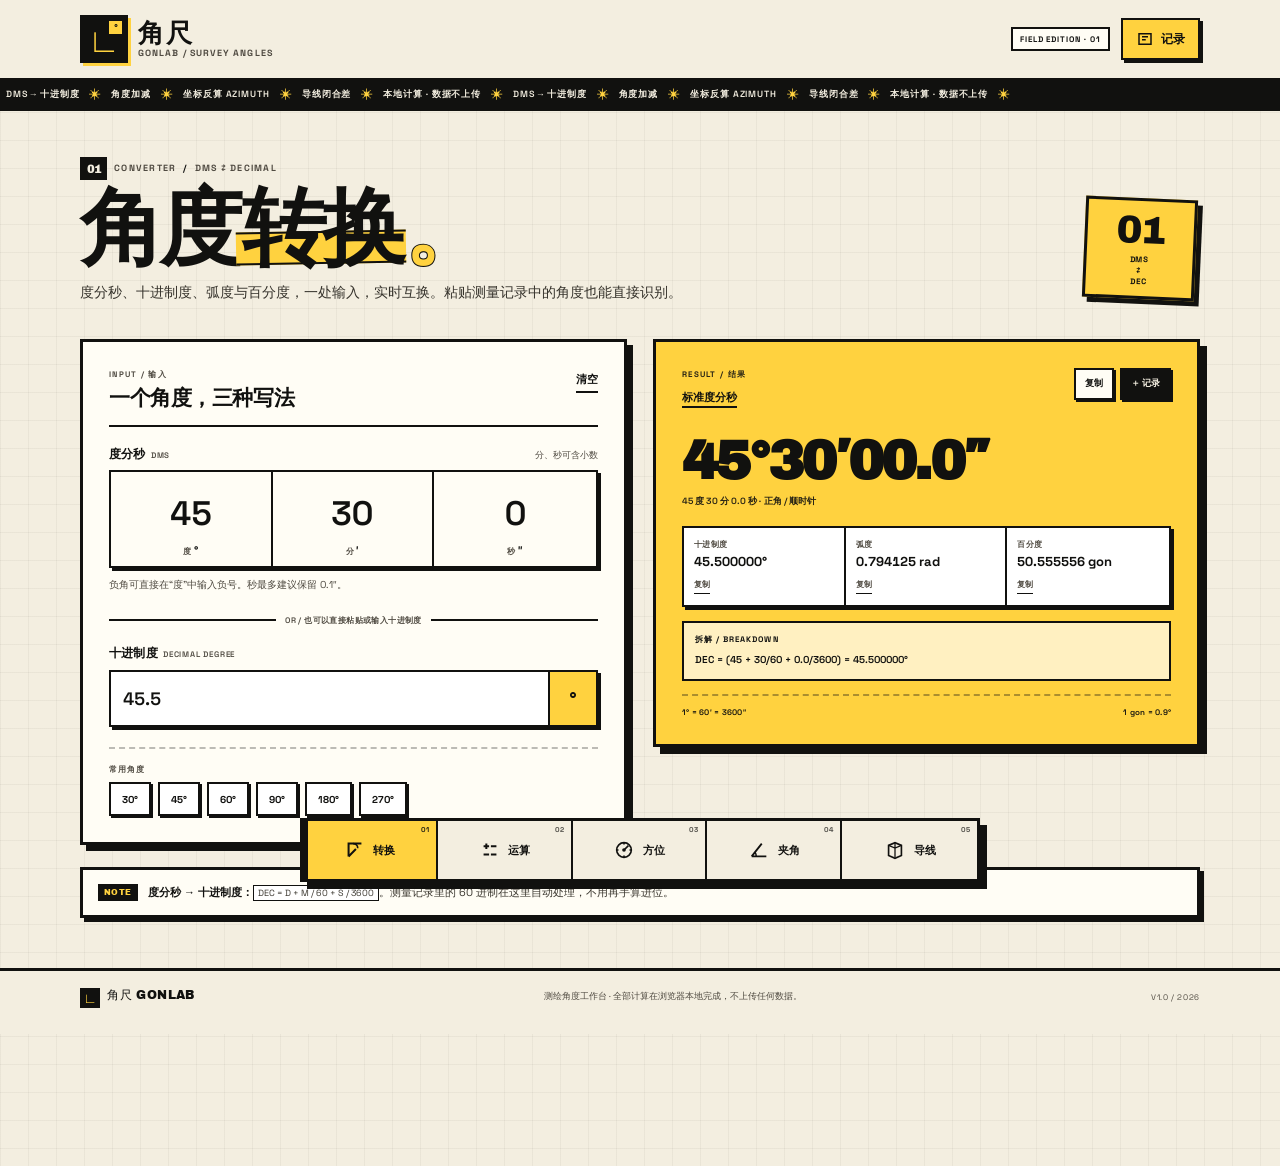
<file: 角尺/index.html>
<!DOCTYPE html>
<html lang="zh-CN">
<head>
  <meta charset="UTF-8">
  <meta name="viewport" content="width=device-width, initial-scale=1, viewport-fit=cover">
  <meta name="theme-color" content="#f3eee0">
  <meta name="description" content="角尺 GONLAB 是一个为测绘工程设计的本地角度计算器：度分秒转换、角度加减、坐标方位角、夹角与导线角度闭合差。">
  <title>角尺 GONLAB · 测绘角度计算器</title>
  <link rel="icon" href="assets/favicon.svg" type="image/svg+xml">
  <link rel="preload" href="assets/fonts/archivo-black-latin.woff2" as="font" type="font/woff2" crossorigin>
  <link rel="preload" href="assets/fonts/space-grotesk-latin.woff2" as="font" type="font/woff2" crossorigin>
  <link rel="stylesheet" href="css/style.css">
</head>
<body>
  <noscript>
    <div style="margin:0;padding:14px 18px;border-bottom:3px solid #111;background:#ffd23f;font:700 13px/1.6 sans-serif">
      本工具需要 JavaScript 才能运行。请在浏览器设置中启用 JavaScript 后刷新页面。
    </div>
  </noscript>

  <a class="skip-link" href="#main">跳到主要内容</a>

  <header class="site-header">
    <div class="shell header-inner">
      <a class="brand" href="#convert" aria-label="角尺 GONLAB 首页">
        <span class="brand-mark" aria-hidden="true">
          <span class="brand-angle">∟</span>
          <span class="brand-degree">°</span>
        </span>
        <span class="brand-copy">
          <span class="brand-name">角尺</span>
          <span class="brand-sub">GONLAB / SURVEY ANGLES</span>
        </span>
      </a>
      <div class="header-meta">
        <span class="edition-tag">FIELD EDITION · 01</span>
        <button class="btn btn-history" id="history-open" type="button" aria-haspopup="dialog">
          <svg viewBox="0 0 24 24" aria-hidden="true"><path d="M4 5h16v14H4zM8 9h8M8 13h5" fill="none" stroke="currentColor" stroke-width="2"/></svg>
          <span>记录</span>
          <span class="count-badge" id="history-count" hidden>0</span>
        </button>
      </div>
    </div>
  </header>

  <div class="ticker" aria-hidden="true">
    <div class="ticker-track">
      <span>DMS → 十进制度</span><i>✳</i>
      <span>角度加减</span><i>✳</i>
      <span>坐标反算 AZIMUTH</span><i>✳</i>
      <span>导线闭合差</span><i>✳</i>
      <span>本地计算 · 数据不上传</span><i>✳</i>
      <span>DMS → 十进制度</span><i>✳</i>
      <span>角度加减</span><i>✳</i>
      <span>坐标反算 AZIMUTH</span><i>✳</i>
      <span>导线闭合差</span><i>✳</i>
      <span>本地计算 · 数据不上传</span><i>✳</i>
    </div>
  </div>

  <main class="shell main-content" id="main">

    <!-- ================= 01 角度转换 ================= -->
    <section class="view view-convert" id="view-convert" data-view="convert" hidden>
      <header class="page-head">
        <div class="page-head-copy">
          <p class="eyebrow"><span class="eyebrow-index">01</span> CONVERTER <span class="eyebrow-slash">/</span> DMS ⇄ DECIMAL</p>
          <h1>角度<span class="title-highlight">转换</span><span class="title-dot">。</span></h1>
          <p class="page-desc">度分秒、十进制度、弧度与百分度，一处输入，实时互换。粘贴测量记录中的角度也能直接识别。</p>
        </div>
        <div class="head-stamp" aria-hidden="true">
          <span class="stamp-number">01</span>
          <span class="stamp-label">DMS<br>⇄<br>DEC</span>
        </div>
      </header>

      <div class="tool-grid tool-grid-convert">
        <section class="card input-card">
          <div class="card-head">
            <div>
              <p class="card-kicker">INPUT / 输入</p>
              <h2>一个角度，三种写法</h2>
            </div>
            <button class="text-btn" id="conv-reset" type="button">清空</button>
          </div>

          <div class="field-block">
            <div class="field-label-row">
              <span class="field-label">度分秒 <small>DMS</small></span>
              <span class="micro-note">分、秒可含小数</span>
            </div>
            <div class="dms-input dms-input-lg" role="group" aria-label="输入度分秒">
              <label class="dms-cell">
                <input id="conv-deg" type="text" inputmode="decimal" autocomplete="off" value="45" aria-label="度">
                <span>度 <b>°</b></span>
              </label>
              <label class="dms-cell">
                <input id="conv-min" type="text" inputmode="decimal" autocomplete="off" value="30" aria-label="分">
                <span>分 <b>′</b></span>
              </label>
              <label class="dms-cell">
                <input id="conv-sec" type="text" inputmode="decimal" autocomplete="off" value="0" aria-label="秒">
                <span>秒 <b>″</b></span>
              </label>
            </div>
            <p class="field-hint">负角可直接在“度”中输入负号。秒最多建议保留 0.1″。</p>
          </div>

          <div class="or-divider"><span>OR / 也可以直接粘贴或输入十进制度</span></div>

          <label class="decimal-field">
            <span class="field-label">十进制度 <small>DECIMAL DEGREE</small></span>
            <span class="decimal-input-wrap">
              <input id="conv-dec" type="text" inputmode="decimal" autocomplete="off" value="45.5" placeholder="例如 45.504167 或 45°30′15″">
              <span class="unit-suffix">°</span>
            </span>
          </label>

          <div class="preset-block">
            <span class="micro-label">常用角度</span>
            <div class="chip-row">
              <button class="chip" type="button" data-conv-preset="30">30°</button>
              <button class="chip" type="button" data-conv-preset="45">45°</button>
              <button class="chip" type="button" data-conv-preset="60">60°</button>
              <button class="chip" type="button" data-conv-preset="90">90°</button>
              <button class="chip" type="button" data-conv-preset="180">180°</button>
              <button class="chip" type="button" data-conv-preset="270">270°</button>
            </div>
          </div>
        </section>

        <section class="card result-card result-yellow" aria-live="polite">
          <div class="result-head">
            <div>
              <p class="card-kicker">RESULT / 结果</p>
              <span class="result-type">标准度分秒</span>
            </div>
            <div class="result-actions">
              <button class="mini-btn" type="button" data-copy-target="conv-dms-out">复制</button>
              <button class="mini-btn mini-btn-dark js-save" type="button" data-tool="convert">＋ 记录</button>
            </div>
          </div>

          <div class="result-main-value" id="conv-dms-out">45°30′00.0″</div>
          <p class="result-caption" id="conv-caption">45 度 30 分 0 秒 · 正角</p>

          <div class="unit-grid">
            <div class="unit-cell">
              <span class="unit-label">十进制度</span>
              <strong id="conv-dec-out">45.500000°</strong>
              <button class="copy-tiny" type="button" data-copy-target="conv-dec-out" aria-label="复制十进制度">复制</button>
            </div>
            <div class="unit-cell">
              <span class="unit-label">弧度</span>
              <strong id="conv-rad-out">0.794125 rad</strong>
              <button class="copy-tiny" type="button" data-copy-target="conv-rad-out" aria-label="复制弧度">复制</button>
            </div>
            <div class="unit-cell">
              <span class="unit-label">百分度</span>
              <strong id="conv-gon-out">50.555556 gon</strong>
              <button class="copy-tiny" type="button" data-copy-target="conv-gon-out" aria-label="复制百分度">复制</button>
            </div>
          </div>

          <div class="breakdown">
            <span class="micro-label">拆解 / BREAKDOWN</span>
            <code id="conv-breakdown">45° + 30′ + 0″ ÷ 3600 = 45.500000°</code>
          </div>

          <div class="result-footnote">
            <span>1° = 60′ = 3600″</span>
            <span>1 gon = 0.9°</span>
          </div>
        </section>
      </div>

      <aside class="formula-strip">
        <span class="formula-tag">NOTE</span>
        <p><strong>度分秒 → 十进制度：</strong><code>DEC = D + M / 60 + S / 3600</code>。测量记录里的 60 进制在这里自动处理，不用再手算进位。</p>
      </aside>
    </section>

    <!-- ================= 02 角度运算 ================= -->
    <section class="view view-ops" id="view-ops" data-view="ops" hidden>
      <header class="page-head">
        <div class="page-head-copy">
          <p class="eyebrow"><span class="eyebrow-index">02</span> ARITHMETIC <span class="eyebrow-slash">/</span> ANGLE + &amp; −</p>
          <h1>角度<span class="title-highlight">运算</span><span class="title-dot">。</span></h1>
          <p class="page-desc">两个观测角相加或相减，自动完成 60 进制进位与 0°–360° 归一化，把容易出错的步骤交给机器。</p>
        </div>
        <div class="head-stamp" aria-hidden="true">
          <span class="stamp-number">02</span>
          <span class="stamp-label">A ± B<br>DMS</span>
        </div>
      </header>

      <div class="tool-grid tool-grid-ops">
        <section class="card input-card">
          <div class="card-head">
            <div>
              <p class="card-kicker">OPERANDS / 操作数</p>
              <h2>输入角 A 与角 B</h2>
            </div>
            <button class="text-btn" id="op-reset" type="button">清空</button>
          </div>

          <div class="operand">
            <span class="operand-tag">A</span>
            <div class="dms-input" role="group" aria-label="角度 A">
              <label class="dms-cell">
                <input id="op-a-deg" type="text" inputmode="decimal" autocomplete="off" value="128" aria-label="角 A 度">
                <span>度 <b>°</b></span>
              </label>
              <label class="dms-cell">
                <input id="op-a-min" type="text" inputmode="decimal" autocomplete="off" value="32" aria-label="角 A 分">
                <span>分 <b>′</b></span>
              </label>
              <label class="dms-cell">
                <input id="op-a-sec" type="text" inputmode="decimal" autocomplete="off" value="18" aria-label="角 A 秒">
                <span>秒 <b>″</b></span>
              </label>
            </div>
          </div>

          <div class="operator-row" role="group" aria-label="选择运算">
            <button class="operator-btn is-active" type="button" data-op="add" aria-pressed="true">
              <span class="operator-symbol">＋</span><span>相加</span>
            </button>
            <button class="operator-btn" type="button" data-op="subtract" aria-pressed="false">
              <span class="operator-symbol">−</span><span>相减</span>
            </button>
          </div>

          <div class="operand">
            <span class="operand-tag operand-tag-b">B</span>
            <div class="dms-input" role="group" aria-label="角度 B">
              <label class="dms-cell">
                <input id="op-b-deg" type="text" inputmode="decimal" autocomplete="off" value="52" aria-label="角 B 度">
                <span>度 <b>°</b></span>
              </label>
              <label class="dms-cell">
                <input id="op-b-min" type="text" inputmode="decimal" autocomplete="off" value="19" aria-label="角 B 分">
                <span>分 <b>′</b></span>
              </label>
              <label class="dms-cell">
                <input id="op-b-sec" type="text" inputmode="decimal" autocomplete="off" value="44" aria-label="角 B 秒">
                <span>秒 <b>″</b></span>
              </label>
            </div>
          </div>

          <div class="form-actions">
            <label class="switch-row">
              <input id="op-normalize" type="checkbox" checked>
              <span class="switch-ui" aria-hidden="true"></span>
              <span>结果归一化到 0°–360°</span>
            </label>
            <button class="text-btn" id="op-swap" type="button">交换 A / B</button>
          </div>
        </section>

        <section class="card result-card result-cyan" aria-live="polite">
          <div class="result-head">
            <div>
              <p class="card-kicker">RESULT / 结果</p>
              <span class="result-type" id="op-result-type">A ＋ B</span>
            </div>
            <div class="result-actions">
              <button class="mini-btn" type="button" data-copy-target="op-result-dms">复制</button>
              <button class="mini-btn mini-btn-dark js-save" type="button" data-tool="ops">＋ 记录</button>
            </div>
          </div>

          <div class="result-main-value" id="op-result-dms">180°52′02.0″</div>
          <p class="result-caption" id="op-result-caption">十进制度 180.867222°</p>

          <div class="unit-grid unit-grid-2">
            <div class="unit-cell">
              <span class="unit-label">原始结果</span>
              <strong id="op-raw-out">180°52′02.0″</strong>
            </div>
            <div class="unit-cell">
              <span class="unit-label">0°–360° 归一化</span>
              <strong id="op-normalized-out">180°52′02.0″</strong>
            </div>
          </div>

          <div class="breakdown">
            <span class="micro-label">算式 / EQUATION</span>
            <code id="op-equation">128°32′18″ ＋ 52°19′44″ = 180°52′02.0″</code>
          </div>

          <div class="result-footnote">
            <span>60″ = 1′ · 60′ = 1°</span>
            <span>负数表示逆时针差值</span>
          </div>
        </section>
      </div>

      <aside class="formula-strip">
        <span class="formula-tag">TIP</span>
        <p>导线中的角值改正也可以先在这里验算：先求闭合差，再用<strong>相反符号</strong>平均分配到各观测角。</p>
      </aside>
    </section>

    <!-- ================= 03 坐标方位角 ================= -->
    <section class="view view-azimuth" id="view-azimuth" data-view="azimuth" hidden>
      <header class="page-head">
        <div class="page-head-copy">
          <p class="eyebrow"><span class="eyebrow-index">03</span> AZIMUTH <span class="eyebrow-slash">/</span> COORDINATE INVERSE</p>
          <h1>坐标<span class="title-highlight">方位角</span><span class="title-dot">。</span></h1>
          <p class="page-desc">由两点坐标或坐标增量反算方位角、水平距离、反方位角与象限角。默认按测量坐标系 <strong>X 北 / Y 东</strong> 计算。</p>
        </div>
        <div class="head-stamp" aria-hidden="true">
          <span class="stamp-number">03</span>
          <span class="stamp-label">α<br>AZ</span>
        </div>
      </header>

      <div class="tool-grid tool-grid-azimuth">
        <section class="card input-card">
          <div class="card-head">
            <div>
              <p class="card-kicker">COORDINATES / 坐标输入</p>
              <h2>定义一条方向线</h2>
            </div>
            <button class="text-btn" id="az-reset" type="button">清空</button>
          </div>

          <div class="segmented" role="group" aria-label="坐标输入模式">
            <button class="segment is-active" type="button" data-az-mode="points" aria-pressed="true">两点坐标</button>
            <button class="segment" type="button" data-az-mode="delta" aria-pressed="false">坐标增量</button>
          </div>

          <div class="coordinate-legend" aria-label="坐标轴约定">
            <span><b>X</b> = 北 ↑</span>
            <span><b>Y</b> = 东 →</span>
            <span><b>α</b> 自北顺时针</span>
          </div>

          <div id="az-panel-points">
            <div class="point-block">
              <div class="point-title"><span class="point-dot"></span>P1 <small>起点</small></div>
              <div class="xy-grid">
                <label class="input-field"><span>X₁ <em>北</em></span><input id="az-x1" type="text" inputmode="decimal" autocomplete="off" value="500.000"></label>
                <label class="input-field"><span>Y₁ <em>东</em></span><input id="az-y1" type="text" inputmode="decimal" autocomplete="off" value="800.000"></label>
              </div>
            </div>
            <div class="point-block">
              <div class="point-title"><span class="point-dot point-dot-b"></span>P2 <small>终点</small></div>
              <div class="xy-grid">
                <label class="input-field"><span>X₂ <em>北</em></span><input id="az-x2" type="text" inputmode="decimal" autocomplete="off" value="530.000"></label>
                <label class="input-field"><span>Y₂ <em>东</em></span><input id="az-y2" type="text" inputmode="decimal" autocomplete="off" value="840.000"></label>
              </div>
            </div>
          </div>

          <div id="az-panel-delta" hidden>
            <div class="xy-grid">
              <label class="input-field"><span>ΔX <em>北向增量</em></span><input id="az-dx" type="text" inputmode="decimal" autocomplete="off" value="30.000"></label>
              <label class="input-field"><span>ΔY <em>东向增量</em></span><input id="az-dy" type="text" inputmode="decimal" autocomplete="off" value="40.000"></label>
            </div>
            <p class="field-hint">ΔX = X₂ − X₁，ΔY = Y₂ − Y₁。两个增量都为 0 时方位角无定义。</p>
          </div>

          <button class="btn btn-outline btn-wide" id="az-swap" type="button">交换起点 ↔ 终点</button>

          <div class="preset-block">
            <span class="micro-label">象限示例</span>
            <div class="chip-row">
              <button class="chip" type="button" data-az-preset="ne">北东</button>
              <button class="chip" type="button" data-az-preset="se">南东</button>
              <button class="chip" type="button" data-az-preset="sw">南西</button>
              <button class="chip" type="button" data-az-preset="nw">北西</button>
            </div>
          </div>
        </section>

        <section class="card result-card result-pink" aria-live="polite">
          <div class="result-head">
            <div>
              <p class="card-kicker">RESULT / 反算结果</p>
              <span class="result-type">方位角 α</span>
            </div>
            <div class="result-actions">
              <button class="mini-btn" type="button" data-copy-target="az-dms">复制</button>
              <button class="mini-btn mini-btn-dark js-save" type="button" data-tool="azimuth">＋ 记录</button>
            </div>
          </div>

          <div class="azimuth-feature">
            <div class="azimuth-copy">
              <div class="result-main-value result-main-value-sm" id="az-dms">53°07′48.4″</div>
              <p class="result-caption" id="az-dec">十进制度 53.130102°</p>
              <span class="quadrant-stamp" id="az-quad">北东 · 53°07′48.4″</span>
            </div>
            <div class="compass-wrap">
              <svg class="compass" id="az-compass" viewBox="0 0 240 240" role="img" aria-label="方位角示意图，方位角 53 度">
                <defs>
                  <marker id="az-arrow" viewBox="0 0 10 10" refX="7.5" refY="5" markerWidth="5" markerHeight="5" orient="auto-start-reverse">
                    <path d="M 0 0 L 10 5 L 0 10 z" fill="currentColor"></path>
                  </marker>
                </defs>
                <rect x="5" y="5" width="230" height="230" class="compass-frame"></rect>
                <g class="compass-grid">
                  <line x1="120" y1="20" x2="120" y2="220"></line>
                  <line x1="20" y1="120" x2="220" y2="120"></line>
                  <circle cx="120" cy="120" r="82"></circle>
                  <circle cx="120" cy="120" r="4"></circle>
                </g>
                <g class="compass-ticks" aria-hidden="true">
                  <line x1="120" y1="31" x2="120" y2="38"></line>
                  <line x1="208.5" y1="120" x2="201.5" y2="120"></line>
                  <line x1="120" y1="209" x2="120" y2="202"></line>
                  <line x1="31.5" y1="120" x2="38.5" y2="120"></line>
                  <line x1="182.7" y1="57.3" x2="177.8" y2="62.2"></line>
                  <line x1="182.7" y1="182.7" x2="177.8" y2="177.8"></line>
                  <line x1="57.3" y1="182.7" x2="62.2" y2="177.8"></line>
                  <line x1="57.3" y1="57.3" x2="62.2" y2="62.2"></line>
                </g>
                <g class="compass-labels" aria-hidden="true">
                  <text x="120" y="19" text-anchor="middle">北</text>
                  <text x="225" y="125" text-anchor="middle">东</text>
                  <text x="120" y="231" text-anchor="middle">南</text>
                  <text x="15" y="125" text-anchor="middle">西</text>
                </g>
                <path id="az-arc" class="compass-arc" d="" fill="none"></path>
                <line id="az-vector" class="compass-vector" x1="120" y1="120" x2="120" y2="48" marker-end="url(#az-arrow)"></line>
                <text id="az-arc-label" class="compass-arc-label" x="143" y="72" text-anchor="middle">53°</text>
              </svg>
            </div>
          </div>

          <div class="stat-grid">
            <div class="stat-cell">
              <span class="stat-label">水平距离 D</span>
              <strong id="az-dist">50.000 m</strong>
            </div>
            <div class="stat-cell">
              <span class="stat-label">反方位角 α + 180°</span>
              <strong id="az-back">233°07′48.4″</strong>
            </div>
            <div class="stat-cell">
              <span class="stat-label">坐标增量</span>
              <strong id="az-dxdy">ΔX +30.000 / ΔY +40.000</strong>
            </div>
            <div class="stat-cell">
              <span class="stat-label">象限角</span>
              <strong id="az-bearing">北东 53°07′48.4″</strong>
            </div>
          </div>

          <div class="breakdown">
            <span class="micro-label">公式 / FORMULA</span>
            <code id="az-formula">α = atan2(ΔY, ΔX) = atan2(40.000, 30.000) = 53.130102°</code>
          </div>
        </section>
      </div>

      <aside class="formula-strip">
        <span class="formula-tag">CHECK</span>
        <p><strong>先看象限再算角：</strong>测量坐标中 X 轴指向北、Y 轴指向东，方位角从北方向顺时针量取。若软件使用数学坐标（X 东 / Y 北），需先交换坐标轴。</p>
      </aside>
    </section>

    <!-- ================= 04 夹角计算 ================= -->
    <section class="view view-included" id="view-included" data-view="included" hidden>
      <header class="page-head">
        <div class="page-head-copy">
          <p class="eyebrow"><span class="eyebrow-index">04</span> INCLUDED ANGLE <span class="eyebrow-slash">/</span> LEFT &amp; RIGHT</p>
          <h1>夹角<span class="title-highlight">计算</span><span class="title-dot">。</span></h1>
          <p class="page-desc">已知两个方向，或给出后视点、测站点、前视点，求出顺时针夹角、逆时针夹角与较小夹角。</p>
        </div>
        <div class="head-stamp" aria-hidden="true">
          <span class="stamp-number">04</span>
          <span class="stamp-label">∠<br>L / R</span>
        </div>
      </header>

      <div class="tool-grid tool-grid-included">
        <section class="card input-card">
          <div class="card-head">
            <div>
              <p class="card-kicker">DIRECTIONS / 方向</p>
              <h2>定义两条方向线</h2>
            </div>
            <button class="text-btn" id="inc-reset" type="button">清空</button>
          </div>

          <div class="segmented" role="group" aria-label="夹角输入模式">
            <button class="segment is-active" type="button" data-inc-mode="azimuth" aria-pressed="true">两个方位角</button>
            <button class="segment" type="button" data-inc-mode="points" aria-pressed="false">三点坐标</button>
          </div>

          <div id="inc-panel-azimuth">
            <div class="direction-block">
              <div class="direction-head"><span class="direction-tag">A</span><span>方向 A 的方位角</span></div>
              <div class="dms-input" role="group" aria-label="方向 A 方位角">
                <label class="dms-cell"><input id="inc-a-deg" type="text" inputmode="decimal" autocomplete="off" value="45" aria-label="方向 A 度"><span>度 <b>°</b></span></label>
                <label class="dms-cell"><input id="inc-a-min" type="text" inputmode="decimal" autocomplete="off" value="0" aria-label="方向 A 分"><span>分 <b>′</b></span></label>
                <label class="dms-cell"><input id="inc-a-sec" type="text" inputmode="decimal" autocomplete="off" value="0" aria-label="方向 A 秒"><span>秒 <b>″</b></span></label>
              </div>
            </div>
            <div class="direction-block">
              <div class="direction-head"><span class="direction-tag direction-tag-b">B</span><span>方向 B 的方位角</span></div>
              <div class="dms-input" role="group" aria-label="方向 B 方位角">
                <label class="dms-cell"><input id="inc-b-deg" type="text" inputmode="decimal" autocomplete="off" value="135" aria-label="方向 B 度"><span>度 <b>°</b></span></label>
                <label class="dms-cell"><input id="inc-b-min" type="text" inputmode="decimal" autocomplete="off" value="0" aria-label="方向 B 分"><span>分 <b>′</b></span></label>
                <label class="dms-cell"><input id="inc-b-sec" type="text" inputmode="decimal" autocomplete="off" value="0" aria-label="方向 B 秒"><span>秒 <b>″</b></span></label>
              </div>
            </div>
            <button class="btn btn-outline btn-wide" id="inc-swap" type="button">交换方向 A ↔ B</button>
          </div>

          <div id="inc-panel-points" hidden>
            <div class="point-block">
              <div class="point-title"><span class="point-dot"></span>A <small>后视点</small></div>
              <div class="xy-grid">
                <label class="input-field"><span>Xₐ <em>北</em></span><input id="inc-ax" type="text" inputmode="decimal" autocomplete="off" value="1030.000"></label>
                <label class="input-field"><span>Yₐ <em>东</em></span><input id="inc-ay" type="text" inputmode="decimal" autocomplete="off" value="1030.000"></label>
              </div>
            </div>
            <div class="point-block point-block-station">
              <div class="point-title"><span class="point-dot point-dot-o"></span>O <small>测站点</small></div>
              <div class="xy-grid">
                <label class="input-field"><span>Xₒ <em>北</em></span><input id="inc-ox" type="text" inputmode="decimal" autocomplete="off" value="1000.000"></label>
                <label class="input-field"><span>Yₒ <em>东</em></span><input id="inc-oy" type="text" inputmode="decimal" autocomplete="off" value="1000.000"></label>
              </div>
            </div>
            <div class="point-block">
              <div class="point-title"><span class="point-dot point-dot-b"></span>B <small>前视点</small></div>
              <div class="xy-grid">
                <label class="input-field"><span>Xᵦ <em>北</em></span><input id="inc-bx" type="text" inputmode="decimal" autocomplete="off" value="970.000"></label>
                <label class="input-field"><span>Yᵦ <em>东</em></span><input id="inc-by" type="text" inputmode="decimal" autocomplete="off" value="1030.000"></label>
              </div>
            </div>
            <p class="field-hint">方位角由测站点 O 分别指向 A 与 B。三点不可重合。</p>
          </div>
        </section>

        <section class="card result-card result-lime" aria-live="polite">
          <div class="result-head">
            <div>
              <p class="card-kicker">RESULT / 夹角</p>
              <span class="result-type">顺时针 · 右角</span>
            </div>
            <div class="result-actions">
              <button class="mini-btn" type="button" data-copy-target="inc-right-out">复制</button>
              <button class="mini-btn mini-btn-dark js-save" type="button" data-tool="included">＋ 记录</button>
            </div>
          </div>

          <div class="included-feature">
            <div class="included-copy">
              <span class="feature-label">从 A 顺时针转到 B</span>
              <div class="result-main-value result-main-value-sm" id="inc-right-out">90°00′00.0″</div>
              <p class="result-caption" id="inc-caption">右角 / CLOCKWISE</p>
              <span class="direction-chip" id="inc-directions">A 45°00′00.0″ → B 135°00′00.0″</span>
            </div>
            <div class="compass-wrap compass-wrap-small">
              <svg class="compass compass-rays" id="inc-compass" viewBox="0 0 240 240" role="img" aria-label="夹角示意图">
                <defs>
                  <marker id="inc-arrow-a" viewBox="0 0 10 10" refX="7.5" refY="5" markerWidth="5" markerHeight="5" orient="auto-start-reverse">
                    <path d="M 0 0 L 10 5 L 0 10 z" fill="currentColor"></path>
                  </marker>
                  <marker id="inc-arrow-b" viewBox="0 0 10 10" refX="7.5" refY="5" markerWidth="5" markerHeight="5" orient="auto-start-reverse">
                    <path d="M 0 0 L 10 5 L 0 10 z" fill="currentColor"></path>
                  </marker>
                </defs>
                <rect x="5" y="5" width="230" height="230" class="compass-frame"></rect>
                <g class="compass-grid">
                  <line x1="120" y1="20" x2="120" y2="220"></line>
                  <line x1="20" y1="120" x2="220" y2="120"></line>
                  <circle cx="120" cy="120" r="82"></circle>
                  <circle cx="120" cy="120" r="4"></circle>
                </g>
                <g class="compass-labels" aria-hidden="true">
                  <text x="120" y="19" text-anchor="middle">北</text>
                  <text x="225" y="125" text-anchor="middle">东</text>
                  <text x="120" y="231" text-anchor="middle">南</text>
                  <text x="15" y="125" text-anchor="middle">西</text>
                </g>
                <path id="inc-wedge" class="angle-wedge" d=""></path>
                <path id="inc-arc" class="compass-arc" d="" fill="none"></path>
                <line id="inc-ray-a" class="compass-vector ray-a" x1="120" y1="120" x2="120" y2="42" marker-end="url(#inc-arrow-a)"></line>
                <line id="inc-ray-b" class="compass-vector ray-b" x1="120" y1="120" x2="120" y2="42" marker-end="url(#inc-arrow-b)"></line>
                <text id="inc-label-a" class="ray-label ray-label-a" x="120" y="34" text-anchor="middle">A</text>
                <text id="inc-label-b" class="ray-label ray-label-b" x="120" y="34" text-anchor="middle">B</text>
                <text id="inc-arc-label" class="compass-arc-label" x="150" y="80" text-anchor="middle">90°</text>
              </svg>
            </div>
          </div>

          <div class="stat-grid stat-grid-3">
            <div class="stat-cell">
              <span class="stat-label">逆时针 · 左角</span>
              <strong id="inc-left-out">270°00′00.0″</strong>
            </div>
            <div class="stat-cell">
              <span class="stat-label">较小夹角</span>
              <strong id="inc-small-out">90°00′00.0″</strong>
            </div>
            <div class="stat-cell">
              <span class="stat-label">较大夹角</span>
              <strong id="inc-larger-out">270°00′00.0″</strong>
            </div>
          </div>

          <div class="breakdown">
            <span class="micro-label">计算 / CALC</span>
            <code id="inc-formula">右角 = (αB − αA + 360°) mod 360° = 90°00′00.0″</code>
          </div>

          <div class="result-footnote">
            <span id="inc-extra">测量右角：从后视方向顺时针转到前视方向</span>
            <span>左角 + 右角 = 360°</span>
          </div>
        </section>
      </div>

      <aside class="formula-strip">
        <span class="formula-tag">NOTE</span>
        <p><strong>左右角不要混：</strong>右角是顺时针夹角，左角是逆时针夹角；通常情况下夹角的“较小值”用于几何关系，测量记录则按规范记录左角或右角。</p>
      </aside>
    </section>

    <!-- ================= 05 导线闭合差 ================= -->
    <section class="view view-traverse" id="view-traverse" data-view="traverse" hidden>
      <header class="page-head">
        <div class="page-head-copy">
          <p class="eyebrow"><span class="eyebrow-index">05</span> TRAVERSE <span class="eyebrow-slash">/</span> ANGULAR CLOSURE</p>
          <h1>导线<span class="title-highlight">闭合差</span><span class="title-dot">。</span></h1>
          <p class="page-desc">闭合多边形内角和检核：计算角度闭合差、容许值、平均改正数，并给出改正后的内角。</p>
        </div>
        <div class="head-stamp" aria-hidden="true">
          <span class="stamp-number">05</span>
          <span class="stamp-label">Σβ<br>√n</span>
        </div>
      </header>

      <div class="tool-grid tool-grid-traverse">
        <section class="card input-card">
          <div class="card-head">
            <div>
              <p class="card-kicker">OBSERVATIONS / 观测角</p>
              <h2>闭合多边形内角</h2>
            </div>
            <div class="head-actions">
              <button class="text-btn" id="trav-sample" type="button">示例</button>
              <button class="text-btn" id="trav-reset" type="button">清空</button>
            </div>
          </div>

          <div class="trav-controls">
            <div class="stepper">
              <span class="field-label">角数 <small>n</small></span>
              <div class="stepper-ui">
                <button type="button" id="trav-minus" aria-label="减少一个角">−</button>
                <output id="trav-count">5</output>
                <button type="button" id="trav-plus" aria-label="增加一个角">＋</button>
              </div>
            </div>
            <label class="select-field">
              <span class="field-label">容许值等级</span>
              <select id="trav-grade">
                <option value="40" selected>图根 · ±40″√n</option>
                <option value="10">一级 · ±10″√n</option>
                <option value="16">二级 · ±16″√n</option>
                <option value="24">三级 · ±24″√n</option>
                <option value="custom">自定义系数</option>
              </select>
            </label>
            <label class="custom-coef" id="trav-custom-wrap" hidden>
              <span class="field-label">系数 t（秒）</span>
              <input id="trav-custom" type="text" inputmode="decimal" value="40" autocomplete="off">
            </label>
          </div>

          <div class="trav-list-head" aria-hidden="true">
            <span>序号</span><span>观测内角</span><span>改正</span>
          </div>
          <div class="trav-angles" id="trav-angles"></div>

          <div class="trav-summary-line">
            <span>Σβ <strong id="trav-sum-inline">540°01′03.0″</strong></span>
            <span>理论值 <strong id="trav-theory-inline">540°00′00.0″</strong></span>
          </div>
        </section>

        <section class="card result-card result-orange" aria-live="polite">
          <div class="result-head">
            <div>
              <p class="card-kicker">CHECK / 检核结果</p>
              <span class="result-type">角度闭合差 f<sub>β</sub></span>
            </div>
            <div class="result-actions">
              <button class="mini-btn" type="button" data-copy-target="trav-closure-out">复制</button>
              <button class="mini-btn mini-btn-dark js-save" type="button" data-tool="traverse">＋ 记录</button>
            </div>
          </div>

          <div class="verdict-row">
            <div>
              <div class="result-main-value result-main-value-sm" id="trav-closure-out">+63.0″</div>
              <p class="result-caption" id="trav-closure-dms">+0°01′03.0″ · 观测和偏大</p>
            </div>
            <span class="verdict-stamp is-pass" id="trav-verdict">合格</span>
          </div>

          <div class="stat-grid stat-grid-2">
            <div class="stat-cell">
              <span class="stat-label">容许闭合差</span>
              <strong id="trav-tolerance-out">±89.4″</strong>
            </div>
            <div class="stat-cell">
              <span class="stat-label">每角平均改正</span>
              <strong id="trav-correction-out">−12.6″</strong>
            </div>
            <div class="stat-cell">
              <span class="stat-label">角度个数 n</span>
              <strong id="trav-n-out">5</strong>
            </div>
            <div class="stat-cell">
              <span class="stat-label">改正后内角和</span>
              <strong id="trav-corrected-sum">540°00′00.0″</strong>
            </div>
          </div>

          <div class="verdict-note" id="trav-verdict-note">闭合差在容许范围内，可按相反符号平均分配改正数。</div>

          <div class="correction-block">
            <div class="correction-head">
              <span class="micro-label">改正后角度 / ADJUSTED</span>
              <button class="copy-tiny" type="button" id="trav-copy-table">复制表格</button>
            </div>
            <div class="correction-table" id="trav-table"></div>
          </div>

          <div class="breakdown">
            <span class="micro-label">公式 / FORMULA</span>
            <code>f<sub>β</sub> = Σβ − (n − 2) × 180° ; v = −f<sub>β</sub> / n</code>
          </div>
        </section>
      </div>

      <aside class="formula-strip formula-strip-warn">
        <span class="formula-tag">READ ME</span>
        <p><strong>仅作角度闭合检核：</strong>这里按多边形内角和理论值计算，改正数按角度个数平均分配。实际测量规范、方位角闭合差与坐标闭合差应以项目技术设计为准；“合格”判定不替代完整平差。</p>
      </aside>
    </section>

  </main>

  <footer class="site-footer">
    <div class="shell footer-inner">
      <div class="footer-brand"><span class="footer-mark">∟</span> 角尺 GONLAB</div>
      <p>测绘角度工作台 · 全部计算在浏览器本地完成，不上传任何数据。</p>
      <span class="footer-version">V1.0 / 2026</span>
    </div>
  </footer>

  <nav class="bottom-nav" aria-label="工具导航">
    <a class="nav-item is-active" href="#convert" data-nav="convert" aria-current="page">
      <span class="nav-icon" aria-hidden="true"><svg viewBox="0 0 24 24"><path d="M5 19V5h14M5 19l8-8" fill="none" stroke="currentColor" stroke-width="2.2"/><path d="M10 5a5 5 0 0 1 5 5" fill="none" stroke="currentColor" stroke-width="1.8"/></svg></span>
      <span class="nav-text">转换</span>
      <span class="nav-num">01</span>
    </a>
    <a class="nav-item" href="#ops" data-nav="ops">
      <span class="nav-icon" aria-hidden="true"><svg viewBox="0 0 24 24"><path d="M5 8h6M8 5v6M5 17h6M13 8h6M13 17h6" fill="none" stroke="currentColor" stroke-width="2.2"/></svg></span>
      <span class="nav-text">运算</span>
      <span class="nav-num">02</span>
    </a>
    <a class="nav-item" href="#azimuth" data-nav="azimuth">
      <span class="nav-icon" aria-hidden="true"><svg viewBox="0 0 24 24"><circle cx="12" cy="12" r="8" fill="none" stroke="currentColor" stroke-width="1.8"/><path d="M12 12l4.8-4.8M12 4v2M12 18v2M4 12h2M18 12h2" fill="none" stroke="currentColor" stroke-width="1.8"/><circle cx="12" cy="12" r="2" fill="currentColor"/></svg></span>
      <span class="nav-text">方位</span>
      <span class="nav-num">03</span>
    </a>
    <a class="nav-item" href="#included" data-nav="included">
      <span class="nav-icon" aria-hidden="true"><svg viewBox="0 0 24 24"><path d="M4 19h16M4 19L15 5M4 19l8 0" fill="none" stroke="currentColor" stroke-width="2"/><path d="M9 19a9 9 0 0 0-1.5-5" fill="none" stroke="currentColor" stroke-width="1.6"/></svg></span>
      <span class="nav-text">夹角</span>
      <span class="nav-num">04</span>
    </a>
    <a class="nav-item" href="#traverse" data-nav="traverse">
      <span class="nav-icon" aria-hidden="true"><svg viewBox="0 0 24 24"><path d="M5 18V7l7-3 7 3v11l-7 3z" fill="none" stroke="currentColor" stroke-width="1.8"/><path d="M12 4v16M5 7l7 3 7-3" fill="none" stroke="currentColor" stroke-width="1.4"/></svg></span>
      <span class="nav-text">导线</span>
      <span class="nav-num">05</span>
    </a>
  </nav>

  <dialog class="history-dialog" id="history-dialog" aria-labelledby="history-title">
    <div class="dialog-head">
      <div>
        <p class="card-kicker">LOCAL LOG / 本地记录</p>
        <h2 id="history-title">计算记录</h2>
      </div>
      <button class="dialog-close" id="history-close" type="button" aria-label="关闭记录">×</button>
    </div>
    <div class="history-list" id="history-list"></div>
    <div class="dialog-foot">
      <button class="btn btn-outline" id="history-clear" type="button">清空全部</button>
      <p>记录只保存在当前浏览器中。</p>
    </div>
  </dialog>

  <div class="toast" id="toast" role="status" aria-live="polite"></div>

  <script src="js/angle.js"></script>
  <script src="js/app.js"></script>
</body>
</html>
</file>
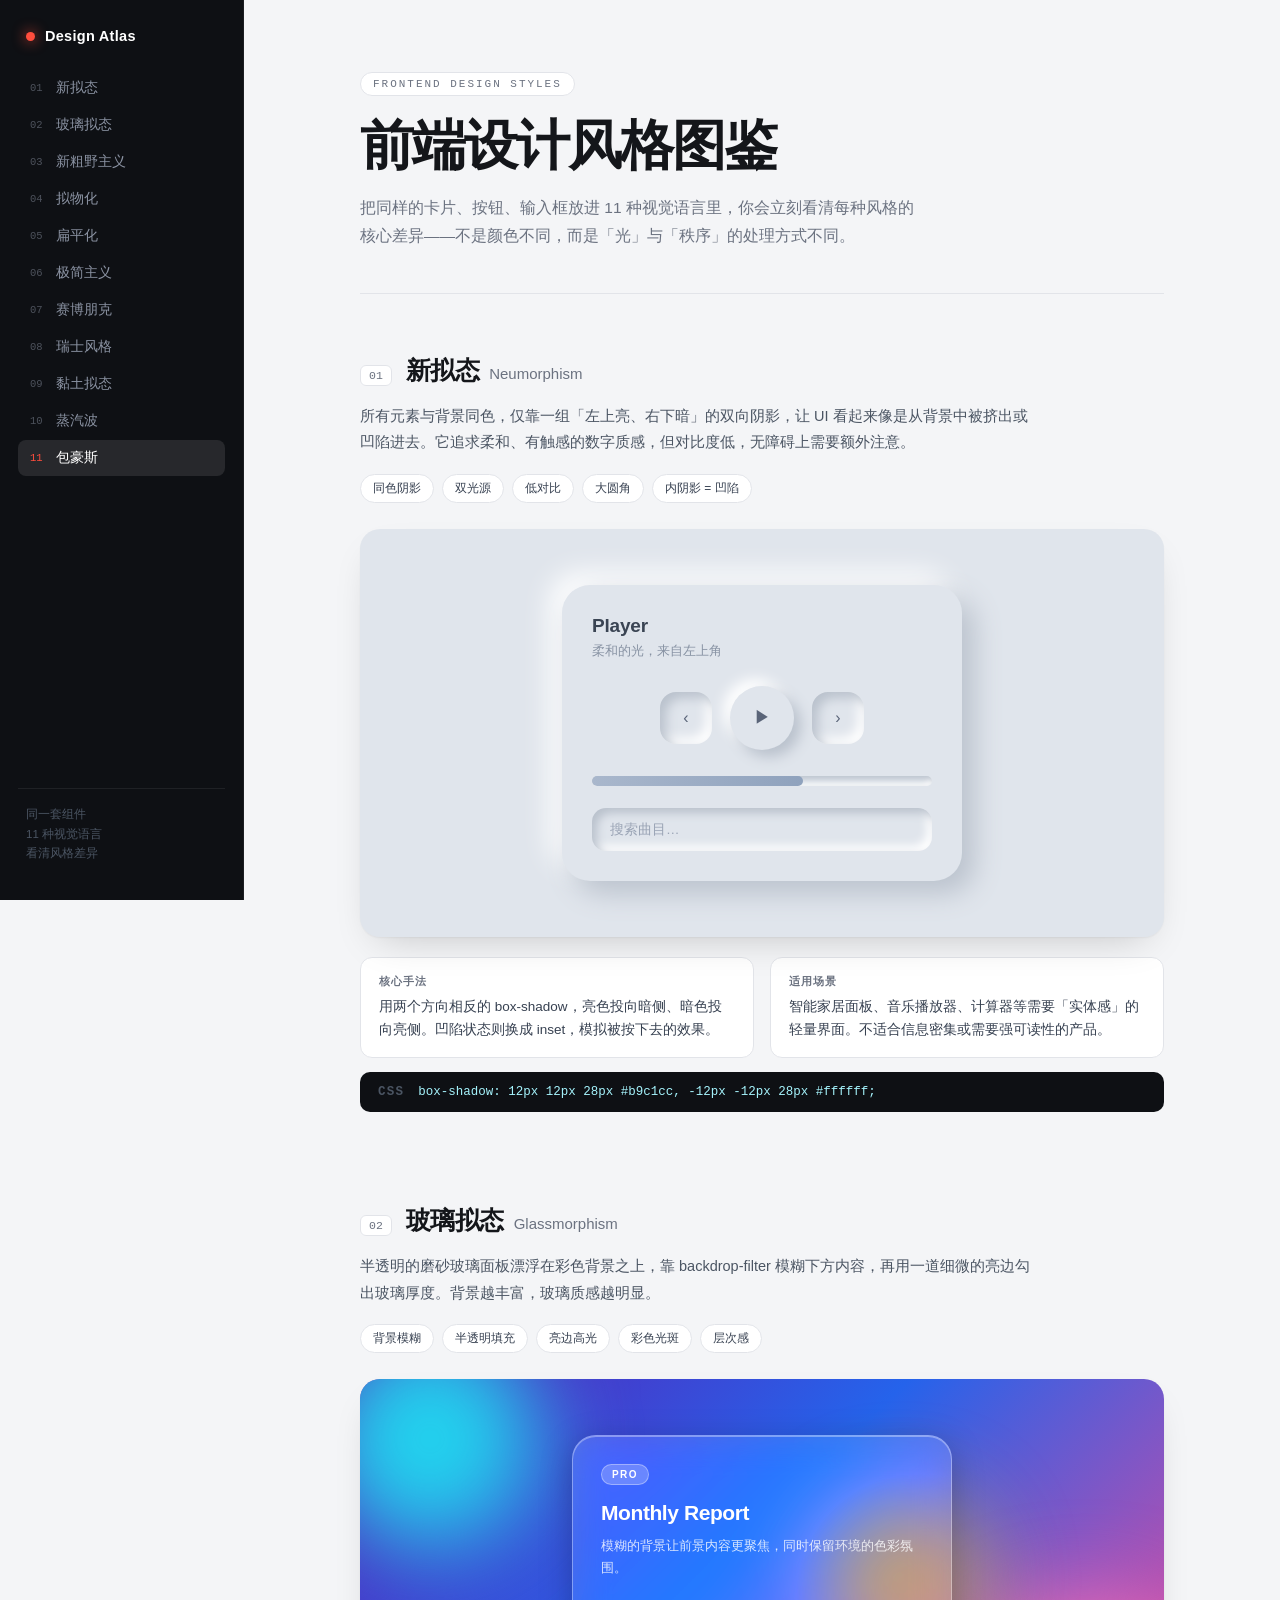
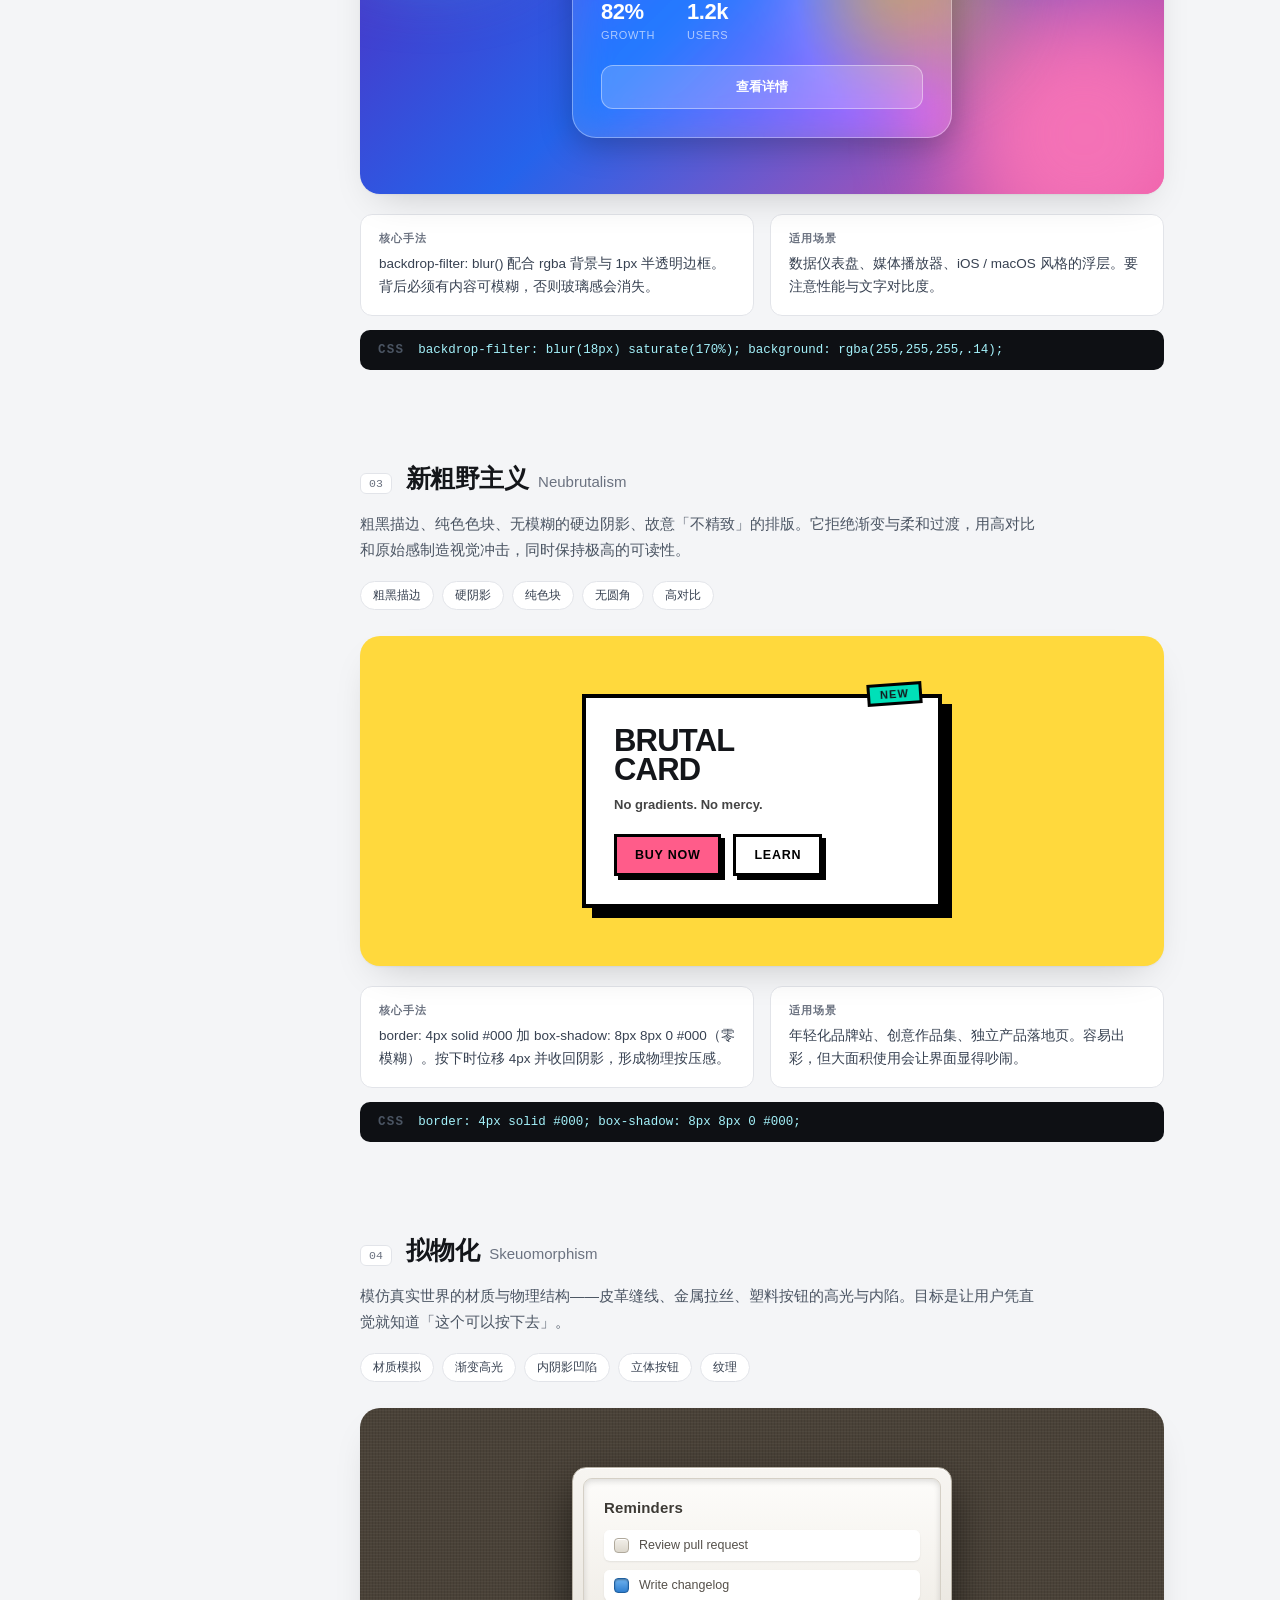
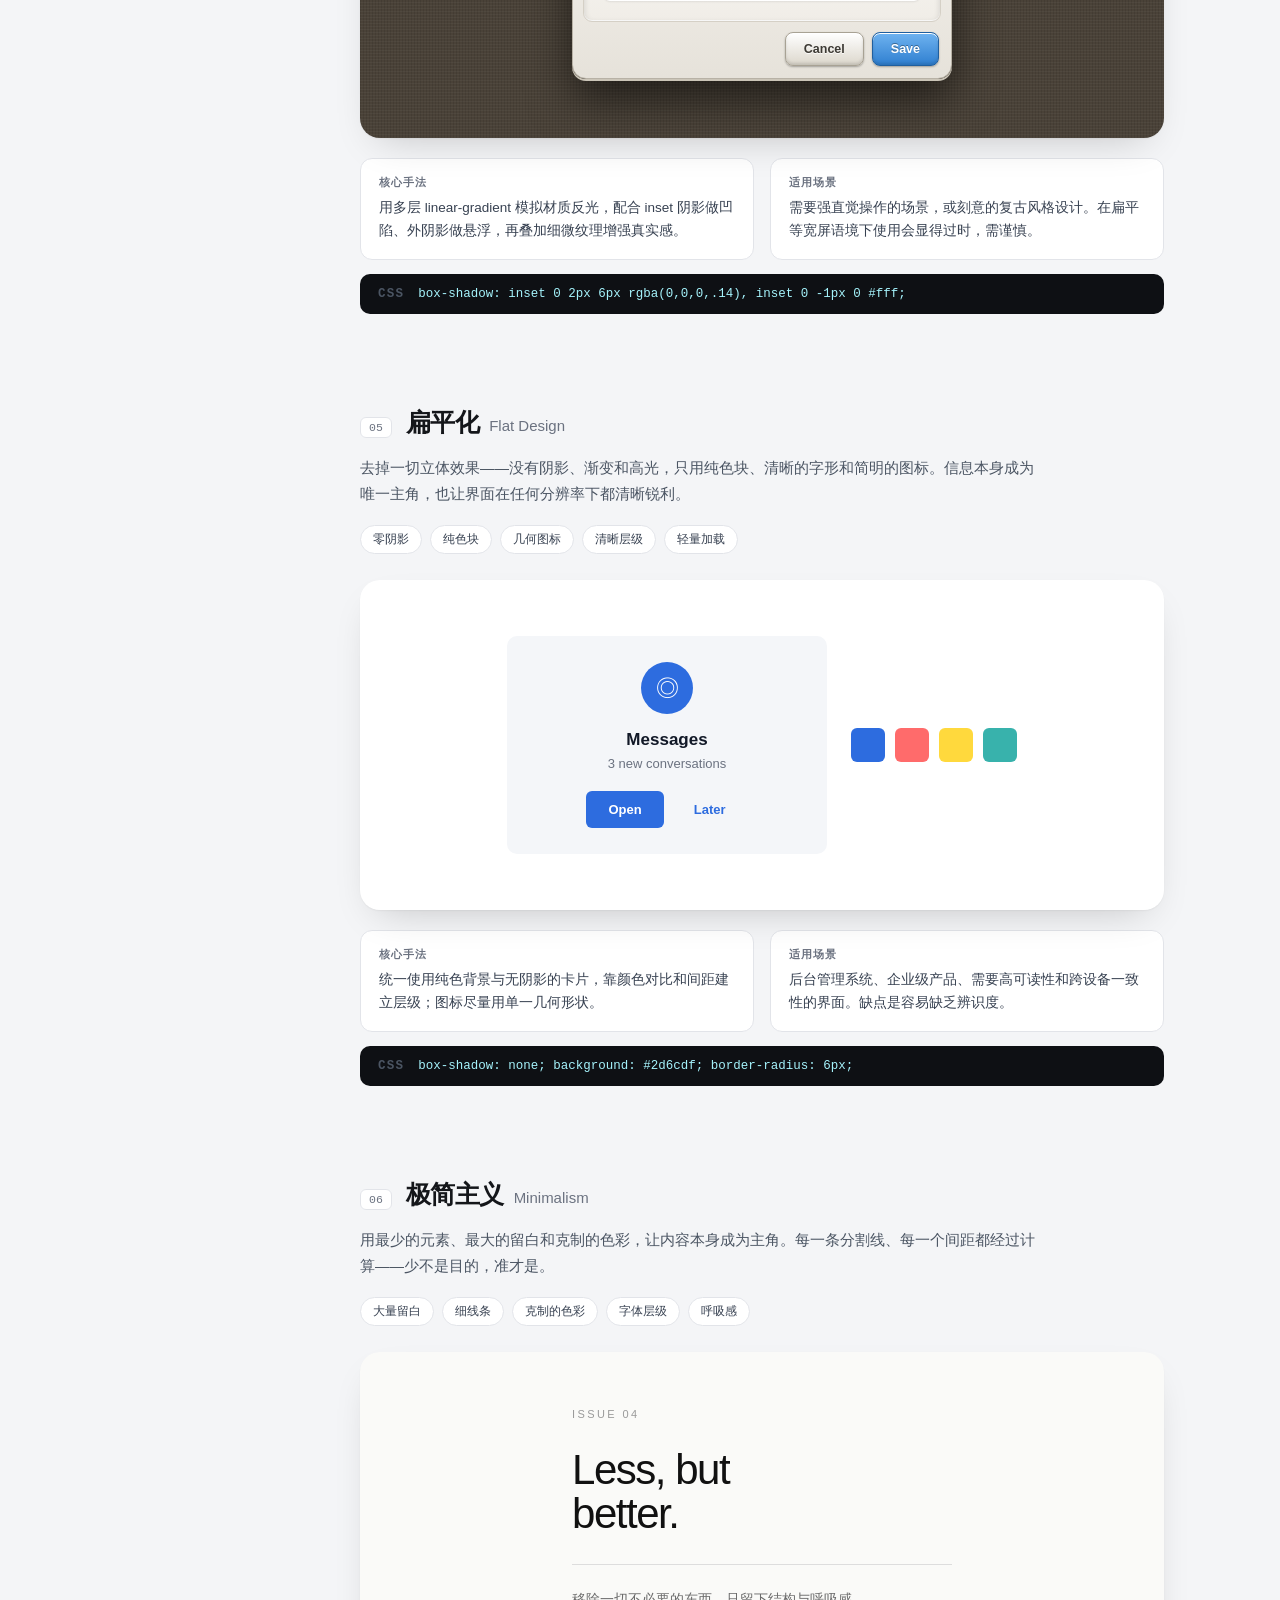
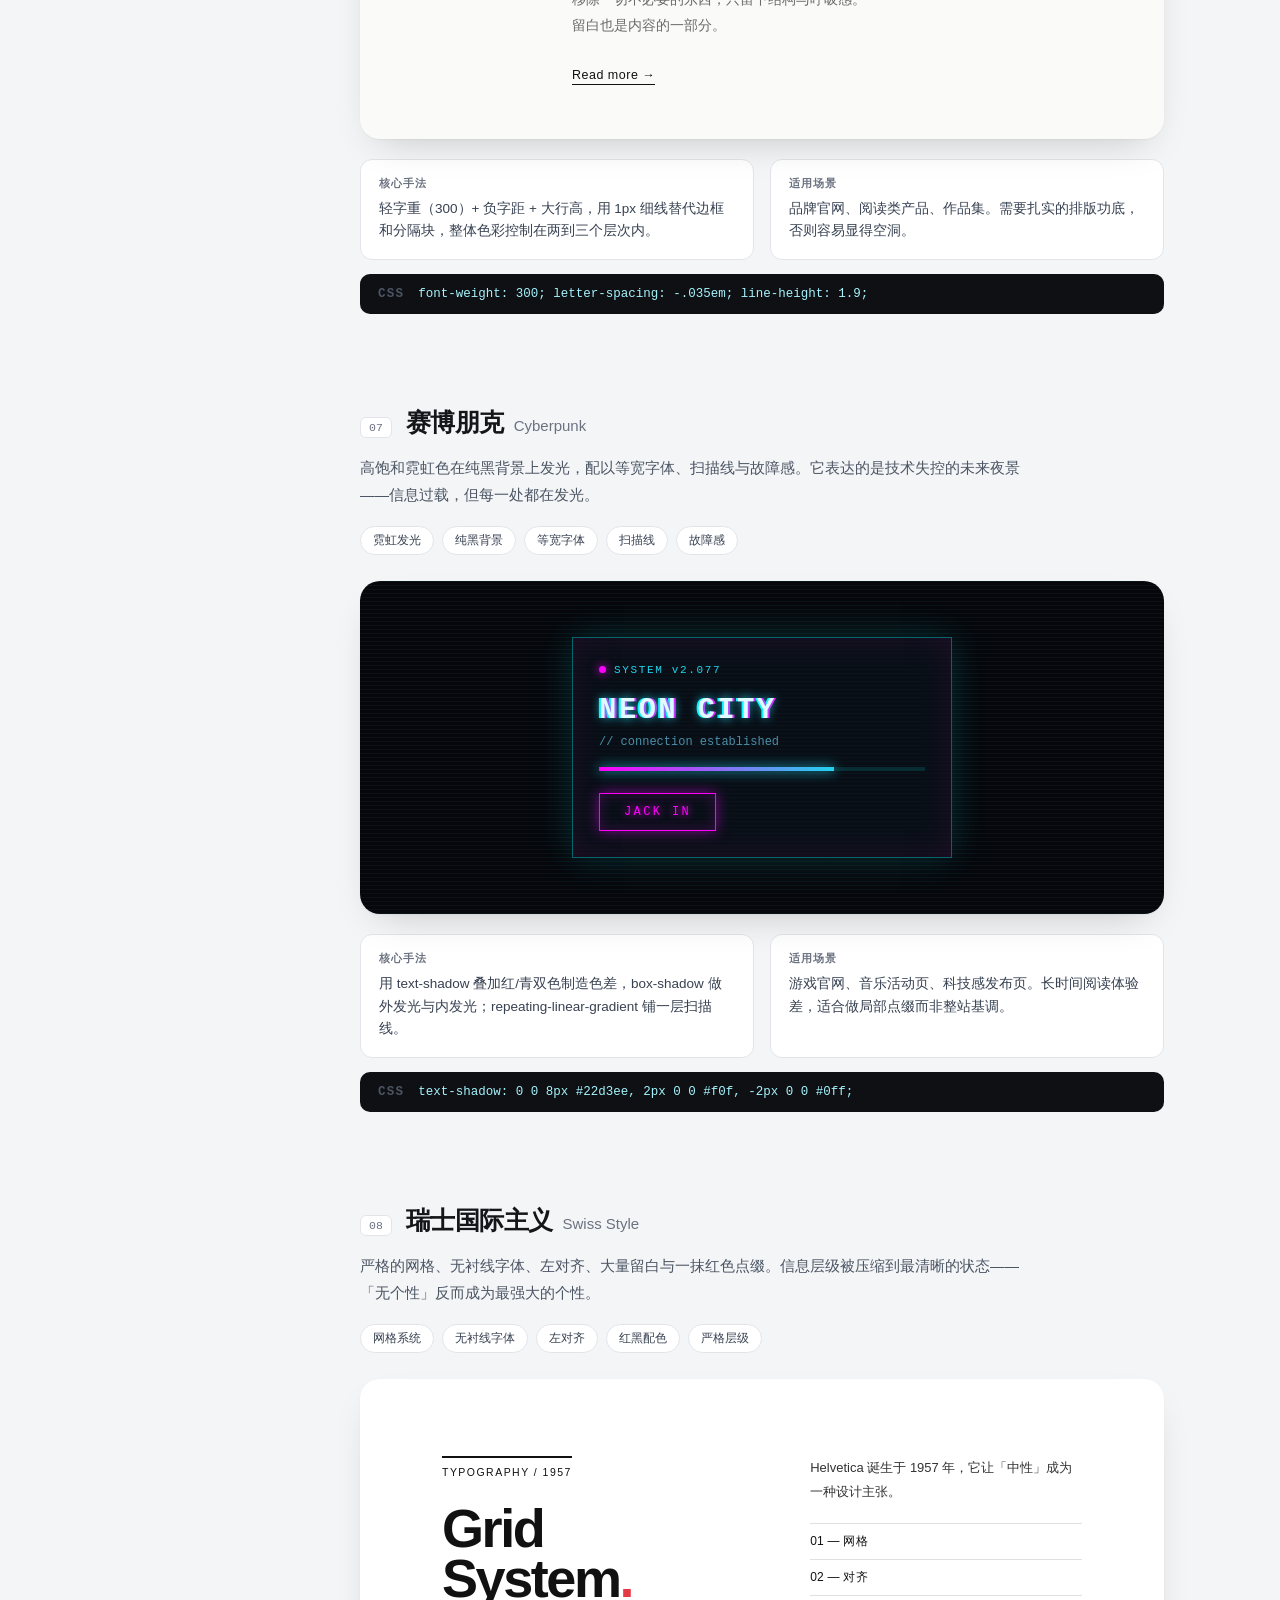
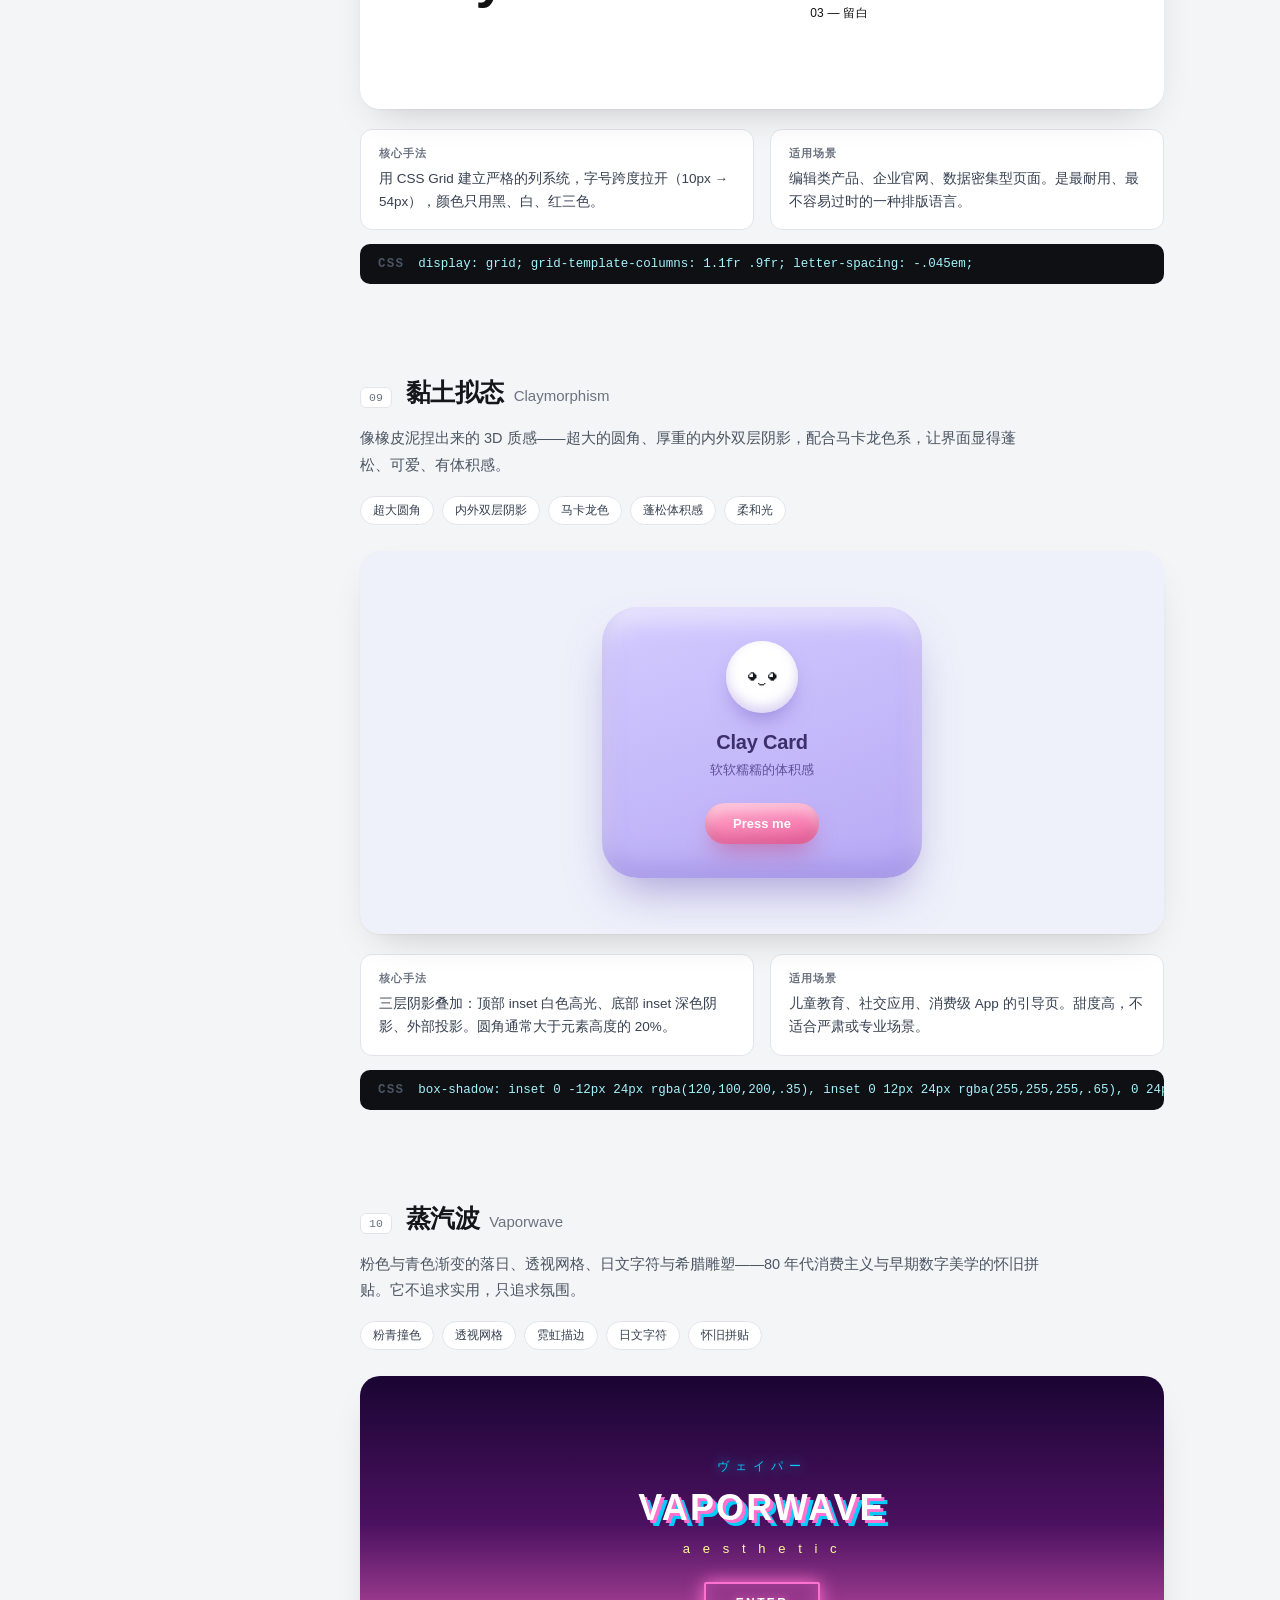
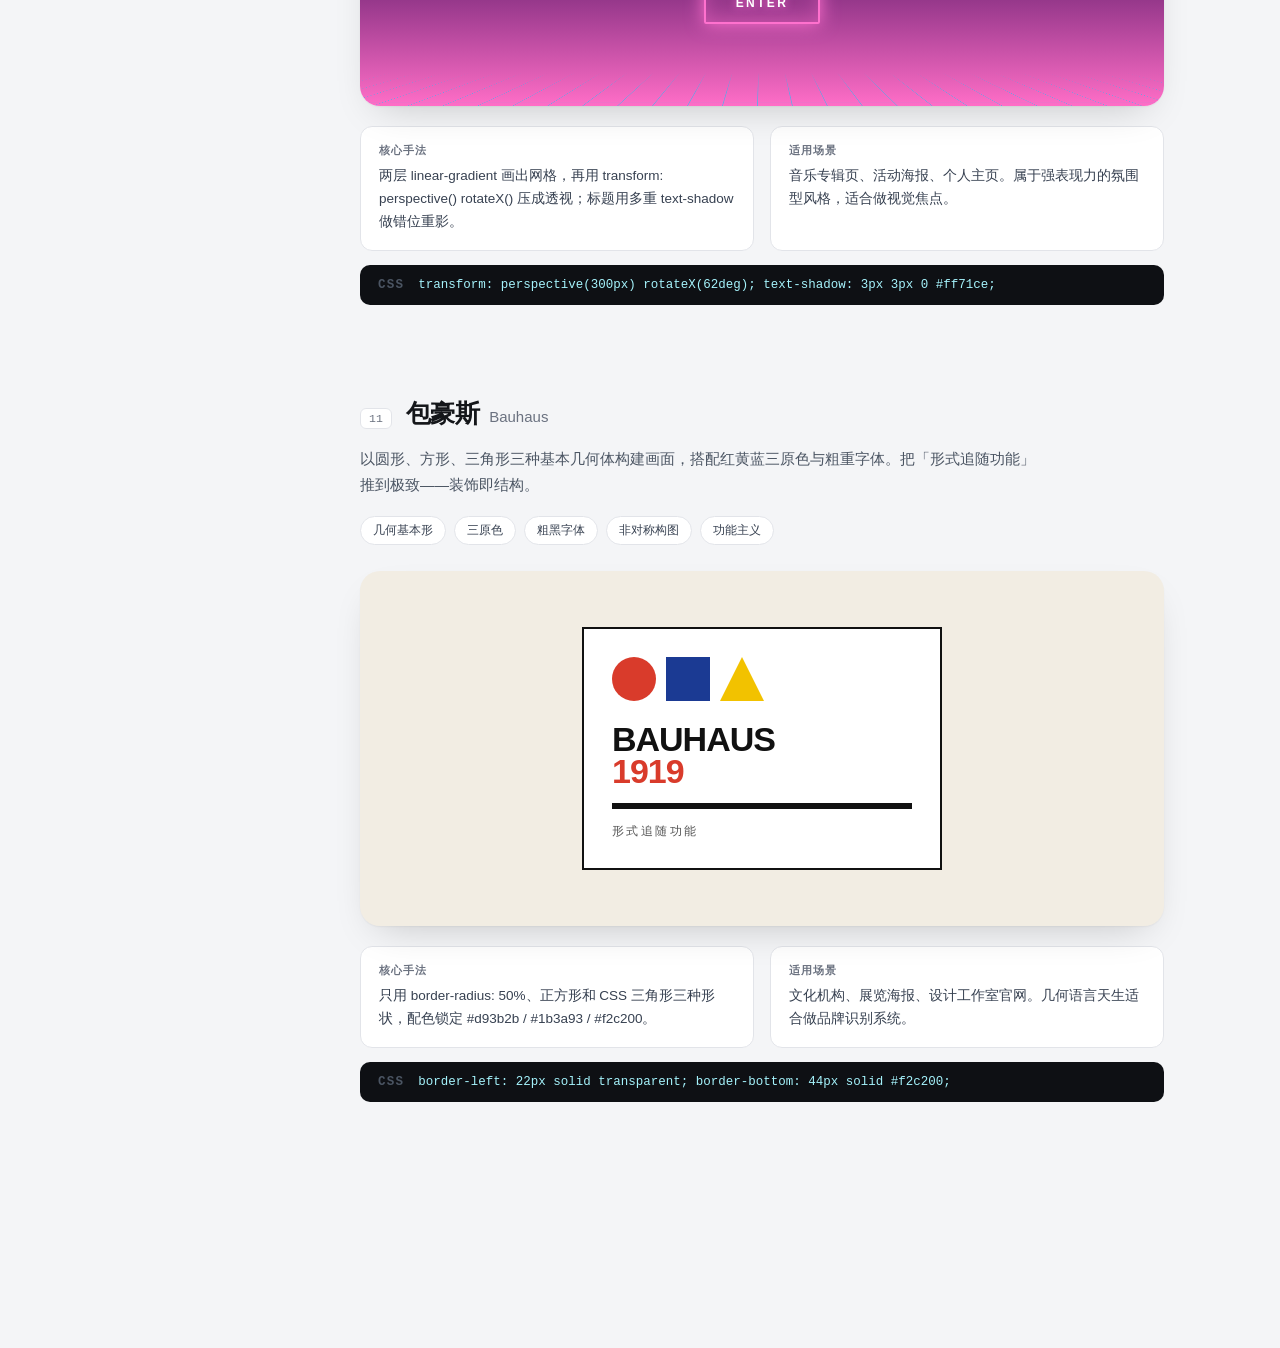
<file: 前端风格案例/main.html>
<!DOCTYPE html>
<html lang="zh-CN">
<head>
<meta charset="UTF-8">
<meta name="viewport" content="width=device-width, initial-scale=1.0">
<title>前端设计风格图鉴 · Design Atlas</title>
<style>
/* ============ 基础 ============ */
* { box-sizing: border-box; }
html { scroll-behavior: smooth; }

:root {
  --bg: #f4f5f7;
  --ink: #14161a;
  --muted: #6b7280;
  --line: #e2e4e9;
  --dark: #0e1014;
}

body {
  margin: 0;
  background: var(--bg);
  color: var(--ink);
  font-family: -apple-system, BlinkMacSystemFont, "Segoe UI", "PingFang SC",
               "Hiragino Sans GB", "Microsoft YaHei", sans-serif;
  -webkit-font-smoothing: antialiased;
  text-rendering: optimizeLegibility;
}

/* ============ 侧边栏 ============ */
.sidebar {
  position: fixed;
  top: 0; left: 0;
  width: 244px;
  height: 100vh;
  background: var(--dark);
  padding: 28px 18px;
  overflow-y: auto;
  display: flex;
  flex-direction: column;
  gap: 26px;
  border-right: 1px solid rgba(255,255,255,.06);
  z-index: 100;
}
.brand {
  display: flex; align-items: center; gap: 10px;
  font-weight: 700; font-size: 14.5px; letter-spacing: .02em;
  color: #fff; padding-left: 8px;
}
.brand .dot {
  width: 9px; height: 9px; border-radius: 50%;
  background: #ff4d3d; box-shadow: 0 0 14px #ff4d3d;
  flex-shrink: 0;
}
.sidebar nav { display: flex; flex-direction: column; gap: 1px; }
.sidebar nav a {
  display: flex; align-items: center; gap: 10px;
  padding: 9px 12px;
  border-radius: 8px;
  color: #8b93a3;
  text-decoration: none;
  font-size: 13.5px;
  transition: background .18s, color .18s;
}
.sidebar nav a .n {
  font-family: ui-monospace, SFMono-Regular, Menlo, monospace;
  font-size: 10.5px; opacity: .5; width: 16px; flex-shrink: 0;
}
.sidebar nav a:hover { color: #fff; background: rgba(255,255,255,.06); }
.sidebar nav a.active { color: #fff; background: rgba(255,255,255,.1); }
.sidebar nav a.active .n { opacity: 1; color: #ff4d3d; }

.side-foot {
  margin-top: auto;
  font-size: 11.5px;
  line-height: 1.7;
  color: #4b5563;
  padding: 0 8px 8px;
  border-top: 1px solid rgba(255,255,255,.07);
  padding-top: 16px;
}

/* ============ 主区域 ============ */
.main { margin-left: 244px; }
.main-inner { max-width: 900px; margin: 0 auto; padding: 72px 48px 140px; }

.hero { padding-bottom: 44px; border-bottom: 1px solid var(--line); margin-bottom: 60px; }
.hero .kicker {
  display: inline-block;
  font-family: ui-monospace, monospace;
  font-size: 11px; letter-spacing: .18em; text-transform: uppercase;
  color: var(--muted);
  border: 1px solid var(--line);
  border-radius: 999px;
  padding: 5px 12px;
  margin-bottom: 22px;
  background: #fff;
}
.hero h1 {
  font-size: clamp(32px, 5vw, 54px);
  line-height: 1.03;
  letter-spacing: -.038em;
  font-weight: 800;
  margin: 0 0 20px;
}
.hero p {
  margin: 0;
  max-width: 560px;
  font-size: 15.5px;
  line-height: 1.8;
  color: var(--muted);
}

/* ============ 区块 ============ */
.style-block {
  margin-bottom: 92px;
  scroll-margin-top: 32px;
}
.block-head {
  display: flex; align-items: baseline; gap: 14px;
  flex-wrap: wrap; margin-bottom: 16px;
}
.num {
  font-family: ui-monospace, monospace;
  font-size: 11.5px;
  color: var(--muted);
  border: 1px solid var(--line);
  border-radius: 6px;
  padding: 3px 8px;
  background: #fff;
}
.style-block h2 {
  margin: 0;
  font-size: 25px;
  letter-spacing: -.022em;
  font-weight: 700;
}
.style-block h2 em {
  font-style: normal;
  font-weight: 400;
  font-size: 15px;
  color: var(--muted);
  margin-left: 10px;
  letter-spacing: 0;
}
.desc {
  margin: 0 0 18px;
  max-width: 680px;
  font-size: 14.5px;
  line-height: 1.8;
  color: #4b5563;
}
.tags {
  display: flex; flex-wrap: wrap; gap: 8px;
  list-style: none; margin: 0 0 26px; padding: 0;
}
.tags li {
  font-size: 12px;
  color: #374151;
  background: #fff;
  border: 1px solid var(--line);
  border-radius: 999px;
  padding: 5px 12px;
}

/* ============ 演示容器（通用） ============ */
.demo {
  position: relative;
  overflow: hidden;
  border-radius: 20px;
  display: flex;
  align-items: center;
  justify-content: center;
  flex-wrap: wrap;
  gap: 24px;
  padding: 56px 32px;
  min-height: 330px;
  box-shadow: 0 1px 2px rgba(0,0,0,.05), 0 16px 40px -18px rgba(0,0,0,.22);
}

/* ============ 说明卡片 ============ */
.notes {
  display: grid;
  grid-template-columns: 1fr 1fr;
  gap: 16px;
  margin-top: 20px;
}
.note {
  background: #fff;
  border: 1px solid var(--line);
  border-radius: 12px;
  padding: 16px 18px;
}
.note h4 {
  margin: 0 0 7px;
  font-size: 11px;
  letter-spacing: .1em;
  text-transform: uppercase;
  color: var(--muted);
  font-weight: 600;
}
.note p { margin: 0; font-size: 13.5px; line-height: 1.7; color: #374151; }

.codebar {
  margin-top: 14px;
  background: var(--dark);
  color: #a5f3fc;
  border-radius: 10px;
  padding: 13px 18px;
  font-family: ui-monospace, SFMono-Regular, Menlo, monospace;
  font-size: 12.5px;
  overflow-x: auto;
  white-space: nowrap;
}
.codebar::before {
  content: "CSS";
  color: #4b5563;
  margin-right: 14px;
  font-weight: 700;
  letter-spacing: .1em;
}
/* =========================================================
   01 新拟态 Neumorphism
   ========================================================= */
.neumo { background: #e0e5ec; }
.neumo-card {
  width: min(400px, 100%);
  background: #e0e5ec;
  border-radius: 28px;
  padding: 30px;
  color: #4a5568;
  box-shadow: 12px 12px 28px #b9c1cc, -12px -12px 28px #ffffff;
}
.neumo-card h3 { margin: 0 0 6px; font-size: 19px; color: #3a4453; letter-spacing: -.01em; }
.neumo-sub { margin: 0 0 26px; font-size: 12.5px; color: #8792a3; }
.neumo-ctrls { display: flex; align-items: center; justify-content: center; gap: 18px; margin-bottom: 26px; }
.neumo-btn {
  border: none; cursor: pointer;
  background: #e0e5ec; color: #5a6478;
  width: 52px; height: 52px;
  border-radius: 16px;
  font-size: 16px; font-family: inherit;
  box-shadow: 7px 7px 14px #b9c1cc, -7px -7px 14px #ffffff;
  transition: box-shadow .18s ease, transform .18s ease;
}
.neumo-btn:hover { transform: translateY(-1px); }
.neumo-btn:active { box-shadow: inset 6px 6px 12px #b9c1cc, inset -6px -6px 12px #ffffff; }
.neumo-btn--round { width: 64px; height: 64px; border-radius: 50%; font-size: 17px; }
.neumo-btn--inset { box-shadow: inset 6px 6px 12px #b9c1cc, inset -6px -6px 12px #ffffff; }
.neumo-slider {
  height: 10px; border-radius: 6px; margin-bottom: 22px;
  background: #e0e5ec;
  box-shadow: inset 3px 3px 6px #b9c1cc, inset -3px -3px 6px #ffffff;
  overflow: hidden;
}
.neumo-slider-fill {
  width: 62%; height: 100%; border-radius: 6px;
  background: linear-gradient(90deg, #a9b7cc, #8fa2bd);
}
.neumo-input {
  width: 100%; border: none; outline: none;
  background: #e0e5ec; color: #4a5568;
  padding: 14px 18px; border-radius: 14px;
  font-size: 13.5px; font-family: inherit;
  box-shadow: inset 5px 5px 10px #b9c1cc, inset -5px -5px 10px #ffffff;
}
.neumo-input::placeholder { color: #9aa4b5; }

/* =========================================================
   02 玻璃拟态 Glassmorphism
   ========================================================= */
.glass { background: linear-gradient(135deg, #5b21b6 0%, #2563eb 45%, #ec4899 100%); }
.glass-orb { position: absolute; border-radius: 50%; filter: blur(46px); }
.glass-orb--1 { width: 220px; height: 220px; background: #22d3ee; top: -50px; left: -40px; }
.glass-orb--2 { width: 260px; height: 260px; background: #f472b6; bottom: -70px; right: -50px; }
.glass-orb--3 { width: 170px; height: 170px; background: #facc15; top: 28%; right: 22%; opacity: .55; }
.glass-card {
  position: relative; z-index: 1;
  width: min(380px, 100%);
  padding: 28px;
  border-radius: 24px;
  color: #fff;
  background: rgba(255,255,255,.14);
  border: 1px solid rgba(255,255,255,.35);
  backdrop-filter: blur(18px) saturate(170%);
  -webkit-backdrop-filter: blur(18px) saturate(170%);
  box-shadow: 0 8px 32px rgba(0,0,0,.25), inset 0 1px 0 rgba(255,255,255,.35);
}
.glass-badge {
  display: inline-block;
  font-size: 10px; font-weight: 700; letter-spacing: .14em;
  padding: 4px 10px; border-radius: 999px;
  background: rgba(255,255,255,.22);
  border: 1px solid rgba(255,255,255,.35);
  margin-bottom: 16px;
}
.glass-card h3 { margin: 0 0 10px; font-size: 21px; letter-spacing: -.02em; }
.glass-card p { margin: 0 0 20px; font-size: 13px; line-height: 1.7; color: rgba(255,255,255,.82); }
.glass-stats { display: flex; gap: 32px; margin-bottom: 22px; }
.glass-stats strong { display: block; font-size: 22px; letter-spacing: -.02em; }
.glass-stats span { font-size: 11px; color: rgba(255,255,255,.62); letter-spacing: .06em; text-transform: uppercase; }
.glass-btn {
  width: 100%;
  font-family: inherit; font-size: 13px; font-weight: 600;
  padding: 12px; border-radius: 12px; cursor: pointer;
  color: #fff;
  background: rgba(255,255,255,.18);
  border: 1px solid rgba(255,255,255,.4);
  transition: background .2s;
}
.glass-btn:hover { background: rgba(255,255,255,.3); }

/* =========================================================
   03 新粗野主义 Neubrutalism
   ========================================================= */
.neubrutal { background: #ffd93d; }
.nb-card {
  position: relative;
  width: min(360px, 100%);
  background: #fff;
  border: 4px solid #000;
  padding: 28px;
  box-shadow: 10px 10px 0 #000;
}
.nb-tag {
  position: absolute; top: -15px; right: 16px;
  background: #00e0b8;
  border: 3px solid #000;
  font-size: 11px; font-weight: 900; letter-spacing: .1em;
  padding: 2px 10px;
  transform: rotate(-4deg);
}
.nb-card h3 {
  margin: 0 0 12px;
  font-size: 31px; line-height: .95; font-weight: 900;
  letter-spacing: -.025em; text-transform: uppercase;
}
.nb-card p { margin: 0 0 22px; font-size: 13px; font-weight: 700; color: #444; }
.nb-actions { display: flex; gap: 12px; flex-wrap: wrap; }
.nb-btn {
  font-family: inherit; font-size: 12.5px; font-weight: 900;
  letter-spacing: .06em;
  padding: 11px 18px;
  border: 3px solid #000;
  cursor: pointer;
  box-shadow: 4px 4px 0 #000;
  transition: transform .08s, box-shadow .08s;
}
.nb-btn:active { transform: translate(4px, 4px); box-shadow: 0 0 0 #000; }
.nb-btn--pink { background: #ff5c8a; color: #000; }
.nb-btn--white { background: #fff; color: #000; }

/* =========================================================
   04 拟物化 Skeuomorphism
   ========================================================= */
.skeuo {
  background: #4a4238;
  background-image:
    repeating-linear-gradient(0deg, rgba(255,255,255,.035) 0 1px, transparent 1px 3px),
    repeating-linear-gradient(90deg, rgba(0,0,0,.09) 0 1px, transparent 1px 3px);
}
.skeuo-panel {
  width: min(380px, 100%);
  padding: 10px;
  border-radius: 14px;
  border: 1px solid #b8b2a6;
  background: linear-gradient(#f7f5f1, #e6e2da);
  box-shadow:
    inset 0 1px 0 #fff,
    0 2px 0 #cbc5b8,
    0 20px 44px rgba(0,0,0,.55);
}
.skeuo-screen {
  padding: 20px;
  border-radius: 9px;
  border: 1px solid #d5d0c6;
  background: linear-gradient(#fdfcfa, #f0ede7);
  box-shadow: inset 0 2px 6px rgba(0,0,0,.14), inset 0 -1px 0 #fff;
  margin-bottom: 10px;
}
.skeuo-screen h3 {
  margin: 0 0 14px;
  font-size: 15px;
  color: #3d3a34;
  text-shadow: 0 1px 0 #fff;
  letter-spacing: .01em;
}
.skeuo-list { display: flex; flex-direction: column; gap: 9px; }
.skeuo-item {
  display: flex; align-items: center; gap: 10px;
  font-size: 12.5px; color: #55504a;
  padding: 8px 10px;
  border-radius: 6px;
  background: #fff;
  box-shadow: inset 0 1px 0 #fff, 0 1px 2px rgba(0,0,0,.08);
}
.skeuo-check {
  width: 15px; height: 15px; border-radius: 4px; flex-shrink: 0;
  background: linear-gradient(#f2efe9, #dcd7cc);
  border: 1px solid #b0a99c;
  box-shadow: inset 0 1px 0 #fff;
}
.skeuo-check--on {
  background: linear-gradient(#6fb3f0, #2f7fd0);
  border-color: #1f5f9f;
  box-shadow: inset 0 1px 2px rgba(0,0,0,.35);
}
.skeuo-btns { display: flex; gap: 8px; justify-content: flex-end; padding: 0 2px 2px; }
.skeuo-btn {
  font-family: inherit; font-size: 12.5px; font-weight: 600;
  color: #3d3a34; cursor: pointer;
  padding: 9px 18px;
  border-radius: 8px;
  border: 1px solid #a8a294;
  background: linear-gradient(#ffffff, #dcd7cc);
  box-shadow: inset 0 1px 0 #fff, inset 0 -2px 3px rgba(0,0,0,.12), 0 1px 2px rgba(0,0,0,.3);
  text-shadow: 0 1px 0 rgba(255,255,255,.8);
}
.skeuo-btn:active {
  background: linear-gradient(#dcd7cc, #ffffff);
  box-shadow: inset 0 2px 4px rgba(0,0,0,.25);
}
.skeuo-btn--primary {
  color: #fff;
  background: linear-gradient(#6fb3f0, #2f7fd0);
  border-color: #1f5f9f;
  text-shadow: 0 -1px 0 rgba(0,0,0,.35);
}
.skeuo-btn--primary:active { background: linear-gradient(#2f7fd0, #6fb3f0); }
/* =========================================================
   05 扁平化 Flat Design
   ========================================================= */
.flat { background: #ffffff; }
.flat-card {
  width: min(320px, 100%);
  background: #f4f6f9;
  border-radius: 10px;
  padding: 26px;
  text-align: center;
}
.flat-icon {
  width: 52px; height: 52px; margin: 0 auto 16px;
  border-radius: 50%;
  background: #2d6cdf; color: #fff;
  display: grid; place-items: center;
  font-size: 23px;
}
.flat-card h3 { margin: 0 0 6px; font-size: 17px; color: #111827; }
.flat-card p { margin: 0 0 20px; font-size: 13px; color: #6b7280; }
.flat-actions { display: flex; gap: 8px; justify-content: center; }
.flat-btn {
  font-family: inherit; font-size: 13px; font-weight: 600;
  padding: 11px 22px; border-radius: 6px; border: none;
  background: #2d6cdf; color: #fff; cursor: pointer;
}
.flat-btn--ghost { background: transparent; color: #2d6cdf; }
.flat-swatches { display: flex; gap: 10px; }
.flat-swatches span { display: block; width: 34px; height: 34px; border-radius: 6px; }
.flat-swatches span:nth-child(1) { background: #2d6cdf; }
.flat-swatches span:nth-child(2) { background: #ff6b6b; }
.flat-swatches span:nth-child(3) { background: #ffd93d; }
.flat-swatches span:nth-child(4) { background: #38b2ac; }

/* =========================================================
   06 极简主义 Minimalism
   ========================================================= */
.minimal { background: #fafaf8; }
.min-card { width: min(380px, 100%); color: #111; }
.min-eyebrow {
  font-size: 11px; letter-spacing: .22em; text-transform: uppercase;
  color: #9a9a9a; margin-bottom: 28px;
}
.min-card h3 {
  margin: 0 0 28px;
  font-size: 42px; line-height: 1.05; font-weight: 300;
  letter-spacing: -.035em;
}
.min-line { height: 1px; background: #ddd; margin-bottom: 22px; }
.min-card p {
  margin: 0 0 26px; max-width: 300px;
  font-size: 13.5px; line-height: 1.9; color: #6b6b6b;
}
.min-link {
  font-size: 12.5px; letter-spacing: .04em;
  color: #111; text-decoration: none;
  border-bottom: 1px solid #111; padding-bottom: 2px;
}

/* =========================================================
   07 赛博朋克 Cyberpunk
   ========================================================= */
.cyber { background: #07060b; }
.cyber::after {
  content: "";
  position: absolute; inset: 0;
  background: repeating-linear-gradient(0deg, rgba(0,255,255,.05) 0 1px, transparent 1px 4px);
  pointer-events: none;
}
.cyber-card {
  position: relative; z-index: 1;
  width: min(380px, 100%);
  padding: 26px;
  background: rgba(10,20,30,.6);
  border: 1px solid rgba(0,255,255,.35);
  box-shadow: 0 0 34px rgba(0,255,255,.16), inset 0 0 34px rgba(255,0,200,.09);
}
.cyber-head {
  display: flex; align-items: center; gap: 8px;
  font-family: ui-monospace, monospace;
  font-size: 11px; letter-spacing: .15em; color: #22d3ee;
  margin-bottom: 18px;
}
.cyber-dot {
  width: 7px; height: 7px; border-radius: 50%;
  background: #f0f; box-shadow: 0 0 10px #f0f;
  animation: cyberPulse 1.6s infinite;
}
@keyframes cyberPulse { 0%,100% { opacity: 1; } 50% { opacity: .3; } }
.cyber-card h3 {
  font-family: ui-monospace, monospace;
  margin: 0 0 8px;
  font-size: 29px; letter-spacing: .08em;
  color: #e0fbff;
  text-shadow: 0 0 10px #22d3ee, 2px 0 0 #f0f, -2px 0 0 #0ff;
}
.cyber-card p {
  font-family: ui-monospace, monospace;
  margin: 0 0 18px; font-size: 12px; color: #4b8fa8;
}
.cyber-bar { height: 4px; background: rgba(0,255,255,.12); margin-bottom: 22px; }
.cyber-bar div {
  width: 72%; height: 100%;
  background: linear-gradient(90deg, #f0f, #22d3ee);
  box-shadow: 0 0 12px #22d3ee;
}
.cyber-btn {
  font-family: ui-monospace, monospace;
  font-size: 12px; letter-spacing: .2em;
  padding: 11px 24px;
  background: transparent;
  color: #f0f; border: 1px solid #f0f;
  cursor: pointer;
  box-shadow: 0 0 14px rgba(240,0,255,.5), inset 0 0 14px rgba(240,0,255,.2);
  text-shadow: 0 0 8px #f0f;
  transition: background .2s;
}
.cyber-btn:hover { background: rgba(240,0,255,.14); }

/* =========================================================
   08 瑞士国际主义 Swiss
   ========================================================= */
.swiss { background: #ffffff; }
.swiss-grid {
  display: grid;
  grid-template-columns: 1.1fr .9fr;
  gap: 36px;
  width: 100%;
  max-width: 640px;
  align-items: start;
}
.swiss-label {
  display: inline-block;
  font-size: 10.5px; letter-spacing: .14em; text-transform: uppercase;
  color: #111;
  border-top: 2px solid #111;
  padding-top: 8px;
  margin-bottom: 26px;
  min-width: 130px;
}
.swiss-main h3 {
  margin: 0;
  font-size: clamp(36px, 6vw, 54px);
  line-height: .92; font-weight: 700;
  letter-spacing: -.045em;
  color: #111;
}
.swiss-dot { color: #e63946; }
.swiss-side p { margin: 0 0 20px; font-size: 13px; line-height: 1.8; color: #333; }
.swiss-side ul { list-style: none; margin: 0; padding: 0; }
.swiss-side li {
  font-size: 12px; color: #111;
  padding: 9px 0;
  border-top: 1px solid #e0e0e0;
  letter-spacing: .02em;
}
/* =========================================================
   09 黏土拟态 Claymorphism
   ========================================================= */
.clay { background: #eef1fa; }
.clay-card {
  width: min(320px, 100%);
  padding: 34px;
  border-radius: 36px;
  text-align: center;
  background: linear-gradient(160deg, #d3cbff, #b7a9f5);
  box-shadow:
    inset 0 -12px 24px rgba(120,100,200,.35),
    inset 0 12px 24px rgba(255,255,255,.65),
    0 24px 46px -14px rgba(110,90,190,.55);
}
.clay-avatar {
  width: 72px; height: 72px; margin: 0 auto 18px;
  border-radius: 50%;
  background: #fff;
  display: grid; place-items: center;
  font-size: 19px;
  box-shadow:
    inset 0 -6px 12px rgba(150,130,220,.35),
    inset 0 6px 12px #fff,
    0 12px 22px -8px rgba(110,90,190,.6);
}
.clay-card h3 {
  margin: 0 0 8px;
  font-size: 20px; color: #3d2f6b; letter-spacing: -.01em;
}
.clay-card p { margin: 0 0 24px; font-size: 12.5px; color: #5f5199; }
.clay-btn {
  font-family: inherit; font-size: 13px; font-weight: 700;
  color: #fff; cursor: pointer;
  padding: 13px 28px;
  border: none; border-radius: 20px;
  background: linear-gradient(160deg, #ff9ec4, #f470a8);
  box-shadow:
    inset 0 -8px 14px rgba(180,50,110,.4),
    inset 0 8px 14px rgba(255,255,255,.55),
    0 14px 24px -8px rgba(200,80,140,.65);
  transition: transform .15s;
}
.clay-btn:active { transform: scale(.95); }

/* =========================================================
   10 蒸汽波 Vaporwave
   ========================================================= */
.vapor { background: linear-gradient(180deg, #1a0533 0%, #4b1160 45%, #ff6ec7 100%); }
.vapor-grid {
  position: absolute;
  left: -50%; right: -50%; bottom: -8%;
  height: 62%;
  background-image:
    linear-gradient(rgba(1,205,254,.65) 1px, transparent 1px),
    linear-gradient(90deg, rgba(1,205,254,.65) 1px, transparent 1px);
  background-size: 42px 42px;
  transform: perspective(300px) rotateX(62deg);
  transform-origin: bottom center;
  mask-image: linear-gradient(transparent, #000 45%);
  -webkit-mask-image: linear-gradient(transparent, #000 45%);
  opacity: .85;
}
.vapor-content { position: relative; z-index: 1; text-align: center; }
.vapor-jp {
  font-size: 12px; letter-spacing: .5em;
  color: #01cdfe; text-shadow: 0 0 12px #01cdfe;
  margin-bottom: 12px;
}
.vapor-content h3 {
  margin: 0 0 12px;
  font-size: 36px; font-weight: 800; letter-spacing: .06em;
  color: #fff;
  text-shadow: 3px 3px 0 #ff71ce, 6px 6px 0 #01cdfe;
}
.vapor-content p {
  margin: 0 0 26px;
  font-size: 13px; letter-spacing: .35em; color: #fffb96;
}
.vapor-btn {
  font-family: inherit; font-size: 12px; font-weight: 700;
  letter-spacing: .2em;
  padding: 12px 30px;
  color: #fff; cursor: pointer;
  background: transparent;
  border: 2px solid #ff71ce;
  border-radius: 2px;
  box-shadow: 0 0 18px #ff71ce, inset 0 0 18px rgba(255,113,206,.35);
  text-shadow: 0 0 8px #ff71ce;
  transition: background .2s;
}
.vapor-btn:hover { background: rgba(255,113,206,.16); }

/* =========================================================
   11 包豪斯 Bauhaus
   ========================================================= */
.bauhaus { background: #f2ede3; }
.bh-poster {
  width: min(360px, 100%);
  background: #fff;
  border: 2px solid #111;
  padding: 28px;
}
.bh-shapes { display: flex; align-items: flex-end; gap: 10px; margin-bottom: 22px; }
.bh-circle { display: block; width: 44px; height: 44px; border-radius: 50%; background: #d93b2b; }
.bh-square { display: block; width: 44px; height: 44px; background: #1b3a93; }
.bh-tri {
  display: block; width: 0; height: 0;
  border-left: 22px solid transparent;
  border-right: 22px solid transparent;
  border-bottom: 44px solid #f2c200;
}
.bh-poster h3 {
  margin: 0 0 16px;
  font-size: 34px; line-height: .95; font-weight: 800;
  letter-spacing: -.03em; text-transform: uppercase; color: #111;
}
.bh-poster h3 span { color: #d93b2b; }
.bh-rule { height: 6px; background: #111; margin-bottom: 14px; }
.bh-poster p { margin: 0; font-size: 12px; letter-spacing: .2em; color: #555; }

/* =========================================================
   响应式
   ========================================================= */
@media (max-width: 900px) {
  .sidebar {
    position: sticky;
    top: 0;
    width: 100%;
    height: auto;
    flex-direction: row;
    align-items: center;
    gap: 14px;
    padding: 12px 16px;
    overflow-x: auto;
    overflow-y: hidden;
    border-right: none;
    border-bottom: 1px solid rgba(255,255,255,.08);
  }
  .sidebar nav { flex-direction: row; gap: 2px; }
  .sidebar nav a { white-space: nowrap; font-size: 13px; padding: 8px 10px; }
  .sidebar nav a .n { display: none; }
  .brand { flex-shrink: 0; padding-left: 0; font-size: 13px; }
  .side-foot { display: none; }
  .main { margin-left: 0; }
  .main-inner { padding: 40px 20px 90px; }
  .notes { grid-template-columns: 1fr; }
  .swiss-grid { grid-template-columns: 1fr; gap: 24px; }
  .demo { padding: 40px 20px; min-height: 280px; }
  .hero h1 { letter-spacing: -.03em; }
}

@media (prefers-reduced-motion: reduce) {
  html { scroll-behavior: auto; }
  * { animation: none !important; transition: none !important; }
}
</style>
</head>
<body>

<!-- ============ 侧边栏 ============ -->
<aside class="sidebar">
  <div class="brand">
    <span class="dot"></span>
    <span>Design Atlas</span>
  </div>
  <nav>
    <a href="#neumorphism"><span class="n">01</span>新拟态</a>
    <a href="#glassmorphism"><span class="n">02</span>玻璃拟态</a>
    <a href="#neubrutalism"><span class="n">03</span>新粗野主义</a>
    <a href="#skeuomorphism"><span class="n">04</span>拟物化</a>
    <a href="#flat"><span class="n">05</span>扁平化</a>
    <a href="#minimalism"><span class="n">06</span>极简主义</a>
    <a href="#cyberpunk"><span class="n">07</span>赛博朋克</a>
    <a href="#swiss"><span class="n">08</span>瑞士风格</a>
    <a href="#claymorphism"><span class="n">09</span>黏土拟态</a>
    <a href="#vaporwave"><span class="n">10</span>蒸汽波</a>
    <a href="#bauhaus"><span class="n">11</span>包豪斯</a>
  </nav>
  <div class="side-foot">
    同一套组件<br>11 种视觉语言<br>看清风格差异
  </div>
</aside>

<!-- ============ 主内容 ============ -->
<main class="main">
  <div class="main-inner">

    <header class="hero">
      <span class="kicker">Frontend Design Styles</span>
      <h1>前端设计风格图鉴</h1>
      <p>把同样的卡片、按钮、输入框放进 11 种视觉语言里，你会立刻看清每种风格的核心差异——不是颜色不同，而是「光」与「秩序」的处理方式不同。</p>
    </header>
<!-- ========== 01 新拟态 ========== -->
<section class="style-block" id="neumorphism">
  <div class="block-head">
    <span class="num">01</span>
    <h2>新拟态<em>Neumorphism</em></h2>
  </div>
  <p class="desc">所有元素与背景同色，仅靠一组「左上亮、右下暗」的双向阴影，让 UI 看起来像是从背景中被挤出或凹陷进去。它追求柔和、有触感的数字质感，但对比度低，无障碍上需要额外注意。</p>
  <ul class="tags">
    <li>同色阴影</li><li>双光源</li><li>低对比</li><li>大圆角</li><li>内阴影 = 凹陷</li>
  </ul>

  <div class="demo neumo">
    <div class="neumo-card">
      <h3>Player</h3>
      <p class="neumo-sub">柔和的光，来自左上角</p>
      <div class="neumo-ctrls">
        <button class="neumo-btn neumo-btn--inset" aria-label="上一首">‹</button>
        <button class="neumo-btn neumo-btn--round" aria-label="播放">▶</button>
        <button class="neumo-btn neumo-btn--inset" aria-label="下一首">›</button>
      </div>
      <div class="neumo-slider"><div class="neumo-slider-fill"></div></div>
      <input class="neumo-input" placeholder="搜索曲目…">
    </div>
  </div>

  <div class="notes">
    <div class="note">
      <h4>核心手法</h4>
      <p>用两个方向相反的 box-shadow，亮色投向暗侧、暗色投向亮侧。凹陷状态则换成 inset，模拟被按下去的效果。</p>
    </div>
    <div class="note">
      <h4>适用场景</h4>
      <p>智能家居面板、音乐播放器、计算器等需要「实体感」的轻量界面。不适合信息密集或需要强可读性的产品。</p>
    </div>
  </div>
  <div class="codebar">box-shadow: 12px 12px 28px #b9c1cc, -12px -12px 28px #ffffff;</div>
</section>

<!-- ========== 02 玻璃拟态 ========== -->
<section class="style-block" id="glassmorphism">
  <div class="block-head">
    <span class="num">02</span>
    <h2>玻璃拟态<em>Glassmorphism</em></h2>
  </div>
  <p class="desc">半透明的磨砂玻璃面板漂浮在彩色背景之上，靠 backdrop-filter 模糊下方内容，再用一道细微的亮边勾出玻璃厚度。背景越丰富，玻璃质感越明显。</p>
  <ul class="tags">
    <li>背景模糊</li><li>半透明填充</li><li>亮边高光</li><li>彩色光斑</li><li>层次感</li>
  </ul>

  <div class="demo glass">
    <div class="glass-orb glass-orb--1"></div>
    <div class="glass-orb glass-orb--2"></div>
    <div class="glass-orb glass-orb--3"></div>
    <div class="glass-card">
      <span class="glass-badge">PRO</span>
      <h3>Monthly Report</h3>
      <p>模糊的背景让前景内容更聚焦，同时保留环境的色彩氛围。</p>
      <div class="glass-stats">
        <div><strong>82%</strong><span>Growth</span></div>
        <div><strong>1.2k</strong><span>Users</span></div>
      </div>
      <button class="glass-btn">查看详情</button>
    </div>
  </div>

  <div class="notes">
    <div class="note">
      <h4>核心手法</h4>
      <p>backdrop-filter: blur() 配合 rgba 背景与 1px 半透明边框。背后必须有内容可模糊，否则玻璃感会消失。</p>
    </div>
    <div class="note">
      <h4>适用场景</h4>
      <p>数据仪表盘、媒体播放器、iOS / macOS 风格的浮层。要注意性能与文字对比度。</p>
    </div>
  </div>
  <div class="codebar">backdrop-filter: blur(18px) saturate(170%); background: rgba(255,255,255,.14);</div>
</section>

<!-- ========== 03 新粗野主义 ========== -->
<section class="style-block" id="neubrutalism">
  <div class="block-head">
    <span class="num">03</span>
    <h2>新粗野主义<em>Neubrutalism</em></h2>
  </div>
  <p class="desc">粗黑描边、纯色色块、无模糊的硬边阴影、故意「不精致」的排版。它拒绝渐变与柔和过渡，用高对比和原始感制造视觉冲击，同时保持极高的可读性。</p>
  <ul class="tags">
    <li>粗黑描边</li><li>硬阴影</li><li>纯色块</li><li>无圆角</li><li>高对比</li>
  </ul>

  <div class="demo neubrutal">
    <div class="nb-card">
      <span class="nb-tag">NEW</span>
      <h3>Brutal<br>Card</h3>
      <p>No gradients. No mercy.</p>
      <div class="nb-actions">
        <button class="nb-btn nb-btn--pink">BUY NOW</button>
        <button class="nb-btn nb-btn--white">LEARN</button>
      </div>
    </div>
  </div>

  <div class="notes">
    <div class="note">
      <h4>核心手法</h4>
      <p>border: 4px solid #000 加 box-shadow: 8px 8px 0 #000（零模糊）。按下时位移 4px 并收回阴影，形成物理按压感。</p>
    </div>
    <div class="note">
      <h4>适用场景</h4>
      <p>年轻化品牌站、创意作品集、独立产品落地页。容易出彩，但大面积使用会让界面显得吵闹。</p>
    </div>
  </div>
  <div class="codebar">border: 4px solid #000; box-shadow: 8px 8px 0 #000;</div>
</section>

<!-- ========== 04 拟物化 ========== -->
<section class="style-block" id="skeuomorphism">
  <div class="block-head">
    <span class="num">04</span>
    <h2>拟物化<em>Skeuomorphism</em></h2>
  </div>
  <p class="desc">模仿真实世界的材质与物理结构——皮革缝线、金属拉丝、塑料按钮的高光与内陷。目标是让用户凭直觉就知道「这个可以按下去」。</p>
  <ul class="tags">
    <li>材质模拟</li><li>渐变高光</li><li>内阴影凹陷</li><li>立体按钮</li><li>纹理</li>
  </ul>

  <div class="demo skeuo">
    <div class="skeuo-panel">
      <div class="skeuo-screen">
        <h3>Reminders</h3>
        <div class="skeuo-list">
          <div class="skeuo-item"><span class="skeuo-check"></span>Review pull request</div>
          <div class="skeuo-item"><span class="skeuo-check skeuo-check--on"></span>Write changelog</div>
        </div>
      </div>
      <div class="skeuo-btns">
        <button class="skeuo-btn">Cancel</button>
        <button class="skeuo-btn skeuo-btn--primary">Save</button>
      </div>
    </div>
  </div>

  <div class="notes">
    <div class="note">
      <h4>核心手法</h4>
      <p>用多层 linear-gradient 模拟材质反光，配合 inset 阴影做凹陷、外阴影做悬浮，再叠加细微纹理增强真实感。</p>
    </div>
    <div class="note">
      <h4>适用场景</h4>
      <p>需要强直觉操作的场景，或刻意的复古风格设计。在扁平等宽屏语境下使用会显得过时，需谨慎。</p>
    </div>
  </div>
  <div class="codebar">box-shadow: inset 0 2px 6px rgba(0,0,0,.14), inset 0 -1px 0 #fff;</div>
</section>

<!-- ========== 05 扁平化 ========== -->
<section class="style-block" id="flat">
  <div class="block-head">
    <span class="num">05</span>
    <h2>扁平化<em>Flat Design</em></h2>
  </div>
  <p class="desc">去掉一切立体效果——没有阴影、渐变和高光，只用纯色块、清晰的字形和简明的图标。信息本身成为唯一主角，也让界面在任何分辨率下都清晰锐利。</p>
  <ul class="tags">
    <li>零阴影</li><li>纯色块</li><li>几何图标</li><li>清晰层级</li><li>轻量加载</li>
  </ul>

  <div class="demo flat">
    <div class="flat-card">
      <div class="flat-icon">◎</div>
      <h3>Messages</h3>
      <p>3 new conversations</p>
      <div class="flat-actions">
        <button class="flat-btn">Open</button>
        <button class="flat-btn flat-btn--ghost">Later</button>
      </div>
    </div>
    <div class="flat-swatches">
      <span></span><span></span><span></span><span></span>
    </div>
  </div>

  <div class="notes">
    <div class="note">
      <h4>核心手法</h4>
      <p>统一使用纯色背景与无阴影的卡片，靠颜色对比和间距建立层级；图标尽量用单一几何形状。</p>
    </div>
    <div class="note">
      <h4>适用场景</h4>
      <p>后台管理系统、企业级产品、需要高可读性和跨设备一致性的界面。缺点是容易缺乏辨识度。</p>
    </div>
  </div>
  <div class="codebar">box-shadow: none; background: #2d6cdf; border-radius: 6px;</div>
</section>

<!-- ========== 06 极简主义 ========== -->
<section class="style-block" id="minimalism">
  <div class="block-head">
    <span class="num">06</span>
    <h2>极简主义<em>Minimalism</em></h2>
  </div>
  <p class="desc">用最少的元素、最大的留白和克制的色彩，让内容本身成为主角。每一条分割线、每一个间距都经过计算——少不是目的，准才是。</p>
  <ul class="tags">
    <li>大量留白</li><li>细线条</li><li>克制的色彩</li><li>字体层级</li><li>呼吸感</li>
  </ul>

  <div class="demo minimal">
    <div class="min-card">
      <div class="min-eyebrow">Issue 04</div>
      <h3>Less, but<br>better.</h3>
      <div class="min-line"></div>
      <p>移除一切不必要的东西，只留下结构与呼吸感。留白也是内容的一部分。</p>
      <a class="min-link" href="#minimalism">Read more →</a>
    </div>
  </div>

  <div class="notes">
    <div class="note">
      <h4>核心手法</h4>
      <p>轻字重（300）+ 负字距 + 大行高，用 1px 细线替代边框和分隔块，整体色彩控制在两到三个层次内。</p>
    </div>
    <div class="note">
      <h4>适用场景</h4>
      <p>品牌官网、阅读类产品、作品集。需要扎实的排版功底，否则容易显得空洞。</p>
    </div>
  </div>
  <div class="codebar">font-weight: 300; letter-spacing: -.035em; line-height: 1.9;</div>
</section>

<!-- ========== 07 赛博朋克 ========== -->
<section class="style-block" id="cyberpunk">
  <div class="block-head">
    <span class="num">07</span>
    <h2>赛博朋克<em>Cyberpunk</em></h2>
  </div>
  <p class="desc">高饱和霓虹色在纯黑背景上发光，配以等宽字体、扫描线与故障感。它表达的是技术失控的未来夜景——信息过载，但每一处都在发光。</p>
  <ul class="tags">
    <li>霓虹发光</li><li>纯黑背景</li><li>等宽字体</li><li>扫描线</li><li>故障感</li>
  </ul>

  <div class="demo cyber">
    <div class="cyber-card">
      <div class="cyber-head"><span class="cyber-dot"></span>SYSTEM v2.077</div>
      <h3>NEON CITY</h3>
      <p>// connection established</p>
      <div class="cyber-bar"><div></div></div>
      <button class="cyber-btn">JACK IN</button>
    </div>
  </div>

  <div class="notes">
    <div class="note">
      <h4>核心手法</h4>
      <p>用 text-shadow 叠加红/青双色制造色差，box-shadow 做外发光与内发光；repeating-linear-gradient 铺一层扫描线。</p>
    </div>
    <div class="note">
      <h4>适用场景</h4>
      <p>游戏官网、音乐活动页、科技感发布页。长时间阅读体验差，适合做局部点缀而非整站基调。</p>
    </div>
  </div>
  <div class="codebar">text-shadow: 0 0 8px #22d3ee, 2px 0 0 #f0f, -2px 0 0 #0ff;</div>
</section>

<!-- ========== 08 瑞士风格 ========== -->
<section class="style-block" id="swiss">
  <div class="block-head">
    <span class="num">08</span>
    <h2>瑞士国际主义<em>Swiss Style</em></h2>
  </div>
  <p class="desc">严格的网格、无衬线字体、左对齐、大量留白与一抹红色点缀。信息层级被压缩到最清晰的状态——「无个性」反而成为最强大的个性。</p>
  <ul class="tags">
    <li>网格系统</li><li>无衬线字体</li><li>左对齐</li><li>红黑配色</li><li>严格层级</li>
  </ul>

  <div class="demo swiss">
    <div class="swiss-grid">
      <div class="swiss-main">
        <div class="swiss-label">Typography / 1957</div>
        <h3>Grid<br>System<span class="swiss-dot">.</span></h3>
      </div>
      <div class="swiss-side">
        <p>Helvetica 诞生于 1957 年，它让「中性」成为一种设计主张。</p>
        <ul>
          <li>01 — 网格</li>
          <li>02 — 对齐</li>
          <li>03 — 留白</li>
        </ul>
      </div>
    </div>
  </div>

  <div class="notes">
    <div class="note">
      <h4>核心手法</h4>
      <p>用 CSS Grid 建立严格的列系统，字号跨度拉开（10px → 54px），颜色只用黑、白、红三色。</p>
    </div>
    <div class="note">
      <h4>适用场景</h4>
      <p>编辑类产品、企业官网、数据密集型页面。是最耐用、最不容易过时的一种排版语言。</p>
    </div>
  </div>
  <div class="codebar">display: grid; grid-template-columns: 1.1fr .9fr; letter-spacing: -.045em;</div>
</section>

    <!-- ========== 09 黏土拟态 ========== -->
    <section class="style-block" id="claymorphism">
      <div class="block-head">
        <span class="num">09</span>
        <h2>黏土拟态<em>Claymorphism</em></h2>
      </div>
      <p class="desc">像橡皮泥捏出来的 3D 质感——超大的圆角、厚重的内外双层阴影，配合马卡龙色系，让界面显得蓬松、可爱、有体积感。</p>
      <ul class="tags">
        <li>超大圆角</li><li>内外双层阴影</li><li>马卡龙色</li><li>蓬松体积感</li><li>柔和光</li>
      </ul>

      <div class="demo clay">
        <div class="clay-card">
          <div class="clay-avatar">◕‿◕</div>
          <h3>Clay Card</h3>
          <p>软软糯糯的体积感</p>
          <button class="clay-btn">Press me</button>
        </div>
      </div>

      <div class="notes">
        <div class="note">
          <h4>核心手法</h4>
          <p>三层阴影叠加：顶部 inset 白色高光、底部 inset 深色阴影、外部投影。圆角通常大于元素高度的 20%。</p>
        </div>
        <div class="note">
          <h4>适用场景</h4>
          <p>儿童教育、社交应用、消费级 App 的引导页。甜度高，不适合严肃或专业场景。</p>
        </div>
      </div>
      <div class="codebar">box-shadow: inset 0 -12px 24px rgba(120,100,200,.35), inset 0 12px 24px rgba(255,255,255,.65), 0 24px 46px -14px rgba(110,90,190,.55);</div>
    </section>

    <!-- ========== 10 蒸汽波 ========== -->
    <section class="style-block" id="vaporwave">
      <div class="block-head">
        <span class="num">10</span>
        <h2>蒸汽波<em>Vaporwave</em></h2>
      </div>
      <p class="desc">粉色与青色渐变的落日、透视网格、日文字符与希腊雕塑——80 年代消费主义与早期数字美学的怀旧拼贴。它不追求实用，只追求氛围。</p>
      <ul class="tags">
        <li>粉青撞色</li><li>透视网格</li><li>霓虹描边</li><li>日文字符</li><li>怀旧拼贴</li>
      </ul>

      <div class="demo vapor">
        <div class="vapor-grid"></div>
        <div class="vapor-content">
          <div class="vapor-jp">ヴェイパー</div>
          <h3>VAPORWAVE</h3>
          <p>a e s t h e t i c</p>
          <button class="vapor-btn">ENTER</button>
        </div>
      </div>

      <div class="notes">
        <div class="note">
          <h4>核心手法</h4>
          <p>两层 linear-gradient 画出网格，再用 transform: perspective() rotateX() 压成透视；标题用多重 text-shadow 做错位重影。</p>
        </div>
        <div class="note">
          <h4>适用场景</h4>
          <p>音乐专辑页、活动海报、个人主页。属于强表现力的氛围型风格，适合做视觉焦点。</p>
        </div>
      </div>
      <div class="codebar">transform: perspective(300px) rotateX(62deg); text-shadow: 3px 3px 0 #ff71ce;</div>
    </section>

    <!-- ========== 11 包豪斯 ========== -->
    <section class="style-block" id="bauhaus">
      <div class="block-head">
        <span class="num">11</span>
        <h2>包豪斯<em>Bauhaus</em></h2>
      </div>
      <p class="desc">以圆形、方形、三角形三种基本几何体构建画面，搭配红黄蓝三原色与粗重字体。把「形式追随功能」推到极致——装饰即结构。</p>
      <ul class="tags">
        <li>几何基本形</li><li>三原色</li><li>粗黑字体</li><li>非对称构图</li><li>功能主义</li>
      </ul>

      <div class="demo bauhaus">
        <div class="bh-poster">
          <div class="bh-shapes">
            <span class="bh-circle"></span>
            <span class="bh-square"></span>
            <span class="bh-tri"></span>
          </div>
          <h3>bauhaus<br><span>1919</span></h3>
          <div class="bh-rule"></div>
          <p>形式追随功能</p>
        </div>
      </div>

      <div class="notes">
        <div class="note">
          <h4>核心手法</h4>
          <p>只用 border-radius: 50%、正方形和 CSS 三角形三种形状，配色锁定 #d93b2b / #1b3a93 / #f2c200。</p>
        </div>
        <div class="note">
          <h4>适用场景</h4>
          <p>文化机构、展览海报、设计工作室官网。几何语言天生适合做品牌识别系统。</p>
        </div>
      </div>
      <div class="codebar">border-left: 22px solid transparent; border-bottom: 44px solid #f2c200;</div>
    </section>

  </div>
</main>

<script>
(function () {
  const links = Array.from(document.querySelectorAll('.sidebar nav a'));
  const sections = Array.from(document.querySelectorAll('.style-block'));

  // 滚动高亮当前章节
  const observer = new IntersectionObserver(function (entries) {
    entries.forEach(function (entry) {
      if (entry.isIntersecting) {
        const id = '#' + entry.target.id;
        links.forEach(function (l) {
          l.classList.toggle('active', l.getAttribute('href') === id);
        });
      }
    });
  }, {
    rootMargin: '-15% 0px -70% 0px',
    threshold: 0
  });

  sections.forEach(function (s) { observer.observe(s); });

  // 移动端点击导航后，横向滚动到可见位置
  links.forEach(function (link) {
    link.addEventListener('click', function () {
      if (link.scrollIntoView) {
        link.scrollIntoView({ block: 'nearest', inline: 'center', behavior: 'smooth' });
      }
    });
  });
})();
</script>

</body>
</html>
</file>
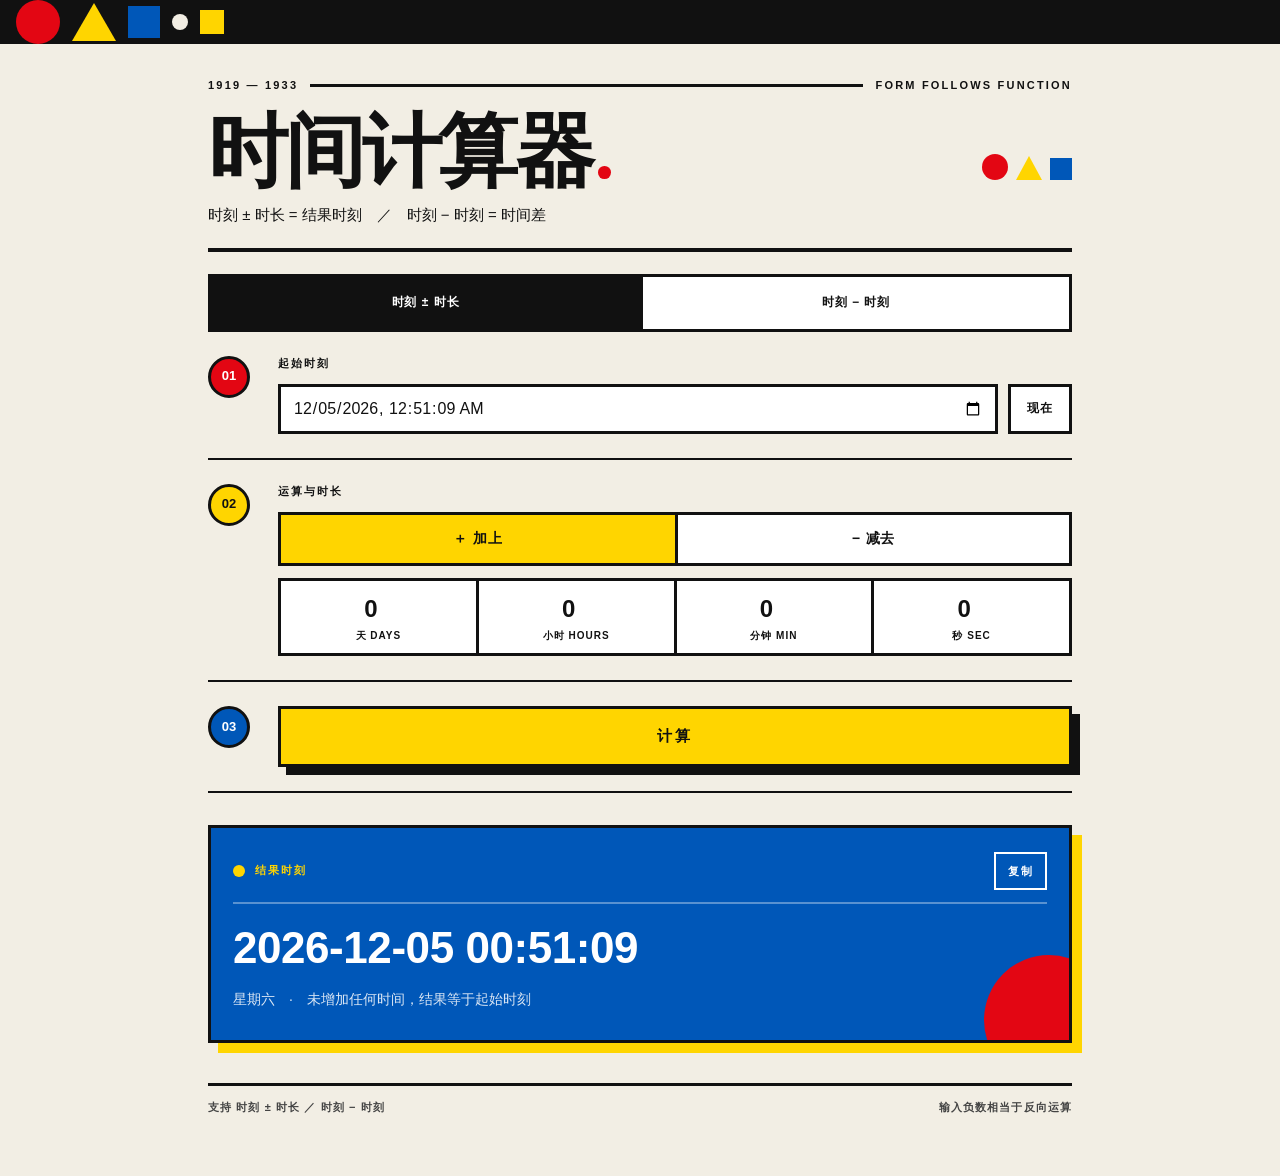
<file: 时间计算器/main.html>
<!DOCTYPE html>
<html lang="zh-CN">
<head>
<meta charset="UTF-8" />
<meta name="viewport" content="width=device-width, initial-scale=1, viewport-fit=cover" />
<title>时间计算器 — Bauhaus</title>
<style>
  :root{
    --black:#111111;
    --red:#E30613;
    --yellow:#FFD500;
    --blue:#0057B8;
    --paper:#F2EEE4;
    --white:#FFFFFF;
  }
  *{ box-sizing:border-box; }
  html,body{ margin:0; }
  [hidden]{ display:none !important; }

  body{
    background:var(--paper);
    color:var(--black);
    font-family:"Helvetica Neue", Helvetica, Arial, "PingFang SC", "Hiragino Sans GB", "Microsoft YaHei", sans-serif;
    line-height:1.45;
    -webkit-font-smoothing:antialiased;
    overflow-x:hidden;
  }

  .bau-top{
    height:44px;
    background:var(--black);
    display:flex;
    align-items:center;
    gap:12px;
    padding:0 16px;
    overflow:hidden;
  }
  .bau-top span{ display:block; flex:0 0 auto; }
  .bt-c{ width:44px; height:44px; border-radius:50%; background:var(--red); }
  .bt-t{
    width:0; height:0;
    border-left:22px solid transparent;
    border-right:22px solid transparent;
    border-bottom:38px solid var(--yellow);
  }
  .bt-s{ width:32px; height:32px; background:var(--blue); }
  .bt-c2{ width:16px; height:16px; border-radius:50%; background:var(--paper); }
  .bt-s2{ width:24px; height:24px; background:var(--yellow); }

  .page{ max-width:920px; margin:0 auto; padding:0 28px 60px; }

  .masthead{ padding:34px 0 22px; border-bottom:4px solid var(--black); }
  .kicker{
    display:flex; align-items:center; gap:12px;
    font-size:11px; font-weight:700; letter-spacing:.2em;
    text-transform:uppercase; margin-bottom:22px;
  }
  .k-line{ flex:1; height:3px; background:var(--black); }
  .title-row{
    display:flex; justify-content:space-between; align-items:flex-end; gap:20px;
  }
  h1{
    margin:0;
    font-size:clamp(38px, 9vw, 80px);
    font-weight:900;
    letter-spacing:-.04em;
    line-height:.9;
  }
  h1 .dot{
    display:inline-block;
    width:.16em; height:.16em;
    border-radius:50%;
    background:var(--red);
    margin-left:.08em;
  }
  .shapes{ display:flex; align-items:flex-end; gap:8px; padding-bottom:8px; }
  .sh-circle{ width:26px; height:26px; border-radius:50%; background:var(--red); }
  .sh-tri{
    width:0; height:0;
    border-left:13px solid transparent;
    border-right:13px solid transparent;
    border-bottom:24px solid var(--yellow);
  }
  .sh-sq{ width:22px; height:22px; background:var(--blue); }
  .lead{ margin:16px 0 0; font-size:15px; font-weight:500; max-width:36em; }

  .mode-switch{
    display:grid;
    grid-template-columns:1fr 1fr;
    border:3px solid var(--black);
    margin-top:22px;
  }
  .mode-btn{
    border:0;
    background:var(--white);
    color:var(--black);
    padding:16px 8px;
    font-family:inherit;
    font-size:12px;
    font-weight:900;
    letter-spacing:.08em;
    text-transform:uppercase;
    min-height:52px;
    cursor:pointer;
    transition:background .12s, color .12s;
  }
  .mode-btn + .mode-btn{ border-left:3px solid var(--black); }
  .mode-btn.active{ background:var(--black); color:var(--white); }

  .step{
    display:grid;
    grid-template-columns:52px 1fr;
    gap:18px;
    padding:24px 0;
    border-bottom:2px solid var(--black);
  }
  .idx{
    width:42px; height:42px;
    border-radius:50%;
    border:3px solid var(--black);
    display:flex;
    align-items:center;
    justify-content:center;
    font-size:13px;
    font-weight:900;
    flex:0 0 auto;
  }
  .idx-red{ background:var(--red); color:var(--white); }
  .idx-yellow{ background:var(--yellow); color:var(--black); }
  .idx-blue{ background:var(--blue); color:var(--white); }

  .lbl{
    font-size:11px;
    font-weight:900;
    letter-spacing:.18em;
    text-transform:uppercase;
    margin-bottom:12px;
  }
  .row{ display:flex; gap:10px; }
  .row input{ flex:1; min-width:0; }

  input[type="datetime-local"],
  input[type="number"]{
    font-family:inherit;
    font-size:16px;
    color:var(--black);
    background:var(--white);
    border:3px solid var(--black);
    border-radius:0;
    padding:12px;
    width:100%;
    font-variant-numeric:tabular-nums;
  }
  input[type="datetime-local"]:focus,
  input[type="number"]:focus{
    outline:3px solid var(--red);
    outline-offset:2px;
  }

  button{ font-family:inherit; cursor:pointer; border-radius:0; }

  .btn-line{
    border:3px solid var(--black);
    background:var(--white);
    color:var(--black);
    padding:0 16px;
    font-size:12px;
    font-weight:900;
    letter-spacing:.1em;
    text-transform:uppercase;
    white-space:nowrap;
    min-height:48px;
    transition:background .12s, color .12s;
  }
  .btn-line:hover{ background:var(--black); color:var(--white); }

  .op-switch{
    display:grid;
    grid-template-columns:1fr 1fr;
    border:3px solid var(--black);
    margin-bottom:12px;
  }
  .op-btn{
    border:0;
    background:var(--white);
    color:var(--black);
    padding:14px 8px;
    font-size:14px;
    font-weight:900;
    letter-spacing:.06em;
    min-height:48px;
    transition:background .12s, color .12s;
  }
  .op-btn + .op-btn{ border-left:3px solid var(--black); }
  .op-btn.active[data-op="1"]{ background:var(--yellow); color:var(--black); }
  .op-btn.active[data-op="-1"]{ background:var(--blue); color:var(--white); }
    .units{
    display:grid;
    grid-template-columns:repeat(4, 1fr);
    gap:3px;
    background:var(--black);
    border:3px solid var(--black);
  }
  .unit{ background:var(--white); }
  .unit input[type="number"]{
    border:0;
    background:transparent;
    text-align:center;
    font-size:24px;
    font-weight:900;
    padding:14px 2px 6px;
  }
  .unit input[type="number"]:focus{
    outline:3px solid var(--red);
    outline-offset:-3px;
  }
  .unit span{
    display:block;
    text-align:center;
    font-size:10px;
    font-weight:700;
    letter-spacing:.1em;
    text-transform:uppercase;
    padding-bottom:10px;
  }

  .btn-solid{
    width:100%;
    border:3px solid var(--black);
    background:var(--yellow);
    color:var(--black);
    padding:18px;
    font-size:15px;
    font-weight:900;
    letter-spacing:.22em;
    text-transform:uppercase;
    box-shadow:8px 8px 0 var(--black);
    transition:background .12s, color .12s, transform .1s, box-shadow .1s;
  }
  .btn-solid:hover{ background:var(--red); color:var(--white); }
  .btn-solid:active{ transform:translate(4px,4px); box-shadow:4px 4px 0 var(--black); }

  .err{
    margin:14px 0 0;
    font-size:13px;
    font-weight:900;
    color:var(--red);
  }
  .err:empty{ display:none; }

  .result{
    margin-top:32px;
    background:var(--blue);
    color:var(--white);
    border:3px solid var(--black);
    box-shadow:10px 10px 0 var(--yellow);
    padding:24px 22px 28px;
    position:relative;
    overflow:hidden;
  }
  .result::before{
    content:"";
    position:absolute;
    right:-45px; bottom:-45px;
    width:130px; height:130px;
    border-radius:50%;
    background:var(--red);
    z-index:0;
  }
  .result > *{ position:relative; z-index:1; }

  .result-head{
    display:flex;
    justify-content:space-between;
    align-items:center;
    gap:12px;
    border-bottom:2px solid rgba(255,255,255,.35);
    padding-bottom:12px;
    margin-bottom:20px;
  }
  .tag{
    display:flex;
    align-items:center;
    gap:10px;
    font-size:11px;
    font-weight:900;
    letter-spacing:.18em;
    text-transform:uppercase;
    color:var(--yellow);
  }
  .tag i{
    display:block;
    width:12px; height:12px;
    border-radius:50%;
    background:var(--yellow);
    flex:0 0 auto;
  }
  .btn-ghost{
    border:2px solid var(--white);
    background:transparent;
    color:var(--white);
    font-size:11px;
    font-weight:900;
    letter-spacing:.12em;
    text-transform:uppercase;
    padding:8px 12px;
    min-height:38px;
    transition:background .12s, color .12s;
  }
  .btn-ghost:hover{ background:var(--white); color:var(--black); }

  .time{
    font-size:clamp(22px, 6vw, 44px);
    font-weight:900;
    letter-spacing:-.01em;
    line-height:1.1;
    font-variant-numeric:tabular-nums;
    word-break:break-word;
  }
  .meta{
    margin-top:16px;
    font-size:14px;
    line-height:1.7;
    color:rgba(255,255,255,.86);
  }
  .meta b{ color:var(--yellow); font-weight:900; }

  .foot{
    display:flex;
    justify-content:space-between;
    gap:14px;
    flex-wrap:wrap;
    margin-top:40px;
    padding-top:14px;
    border-top:3px solid var(--black);
    font-size:11px;
    font-weight:700;
    letter-spacing:.1em;
    text-transform:uppercase;
    color:#444;
  }

  #jsError{
    display:none;
    background:var(--red);
    color:var(--white);
    border:3px solid var(--black);
    padding:10px 14px;
    margin:18px 0 0;
    font-size:13px;
    font-weight:900;
  }

  @media (max-width:640px){
    .bau-top{ height:36px; gap:9px; padding:0 12px; }
    .bt-c{ width:36px; height:36px; }
    .bt-t{
      border-left-width:18px;
      border-right-width:18px;
      border-bottom-width:32px;
    }
    .bt-s{ width:26px; height:26px; }
    .bt-c2{ width:13px; height:13px; }
    .bt-s2{ width:20px; height:20px; }

    .page{ padding:0 16px 44px; }
    .masthead{ padding:26px 0 18px; border-bottom-width:3px; }
    .kicker{
      font-size:9px;
      letter-spacing:.12em;
      gap:8px;
      margin-bottom:18px;
    }
    .k-line{ height:2px; }
    .shapes{ display:none; }
    .lead{ font-size:13px; margin-top:12px; }

    .mode-switch{ margin-top:18px; }
    .mode-btn{
      font-size:11px;
      padding:14px 6px;
      min-height:48px;
      letter-spacing:.04em;
    }

    .step{
      grid-template-columns:34px 1fr;
      gap:12px;
      padding:20px 0;
    }
    .idx{
      width:32px; height:32px;
      font-size:11px;
      border-width:2px;
    }
    .lbl{
      font-size:10px;
      letter-spacing:.14em;
      margin-bottom:10px;
    }

    .row{ gap:8px; }
    .btn-line{
      padding:0 12px;
      font-size:11px;
      min-height:46px;
    }

    .units{ grid-template-columns:repeat(2, 1fr); }
    .unit input[type="number"]{
      font-size:22px;
      padding:12px 2px 4px;
    }
    .unit span{ font-size:9px; padding-bottom:8px; }

    .op-btn{
      font-size:13px;
      padding:12px 6px;
      min-height:46px;
    }

    .btn-solid{
      padding:16px;
      font-size:14px;
      letter-spacing:.18em;
      box-shadow:6px 6px 0 var(--black);
    }
    .btn-solid:active{
      transform:translate(3px,3px);
      box-shadow:3px 3px 0 var(--black);
    }

    .result{
      margin-top:26px;
      padding:20px 18px 24px;
      box-shadow:7px 7px 0 var(--yellow);
    }
    .result-head{ margin-bottom:16px; }
    .time{ font-size:clamp(20px, 6.5vw, 34px); }
    .meta{ font-size:13px; }

    .foot{ font-size:10px; margin-top:30px; }
  }
</style>
</head>
<body>
  <div class="bau-top" aria-hidden="true">
    <span class="bt-c"></span>
    <span class="bt-t"></span>
    <span class="bt-s"></span>
    <span class="bt-c2"></span>
    <span class="bt-s2"></span>
  </div>

  <main class="page">
    <header class="masthead">
      <div class="kicker">
        <span>1919 — 1933</span>
        <span class="k-line"></span>
        <span>Form Follows Function</span>
      </div>
      <div class="title-row">
        <h1>时间计算器<span class="dot"></span></h1>
        <div class="shapes" aria-hidden="true">
          <span class="sh-circle"></span>
          <span class="sh-tri"></span>
          <span class="sh-sq"></span>
        </div>
      </div>
      <p class="lead">时刻 ± 时长 = 结果时刻　／　时刻 − 时刻 = 时间差</p>
    </header>

    <div id="jsError"></div>

    <div class="mode-switch" role="tablist" aria-label="计算模式">
      <button class="mode-btn active" data-mode="shift" type="button" role="tab" aria-selected="true">
        时刻 ± 时长
      </button>
      <button class="mode-btn" data-mode="diff" type="button" role="tab" aria-selected="false">
        时刻 − 时刻
      </button>
    </div>

    <div id="panelShift">
      <section class="step">
        <div class="idx idx-red">01</div>
        <div class="content">
          <div class="lbl">起始时刻</div>
          <div class="row">
            <input type="datetime-local" id="base" step="1" aria-label="起始时刻" />
            <button class="btn-line" id="nowBtn" type="button">现在</button>
          </div>
        </div>
      </section>

      <section class="step">
        <div class="idx idx-yellow">02</div>
        <div class="content">
          <div class="lbl">运算与时长</div>
          <div class="op-switch">
            <button class="op-btn active" data-op="1" type="button">＋ 加上</button>
            <button class="op-btn" data-op="-1" type="button">− 减去</button>
          </div>
          <div class="units">
            <div class="unit">
              <input type="number" id="days" value="0" step="1" inputmode="numeric" aria-label="天" />
              <span>天 Days</span>
            </div>
            <div class="unit">
              <input type="number" id="hours" value="0" step="1" inputmode="numeric" aria-label="小时" />
              <span>小时 Hours</span>
            </div>
            <div class="unit">
              <input type="number" id="mins" value="0" step="1" inputmode="numeric" aria-label="分钟" />
              <span>分钟 Min</span>
            </div>
            <div class="unit">
              <input type="number" id="secs" value="0" step="1" inputmode="numeric" aria-label="秒" />
              <span>秒 Sec</span>
            </div>
          </div>
        </div>
      </section>

      <section class="step">
        <div class="idx idx-blue">03</div>
        <div class="content">
          <button class="btn-solid" id="calcBtn" type="button">计算</button>
          <p class="err" id="err"></p>
        </div>
      </section>
    </div>
      <div id="panelDiff" hidden>
    <section class="step">
      <div class="idx idx-red">01</div>
      <div class="content">
        <div class="lbl">时刻一（被减数）</div>
        <div class="row">
          <input type="datetime-local" id="t1" step="1" aria-label="时刻一" />
          <button class="btn-line" id="nowBtn1" type="button">现在</button>
        </div>
      </div>
    </section>

    <section class="step">
      <div class="idx idx-yellow">02</div>
      <div class="content">
        <div class="lbl">时刻二（减数）</div>
        <div class="row">
          <input type="datetime-local" id="t2" step="1" aria-label="时刻二" />
          <button class="btn-line" id="nowBtn2" type="button">现在</button>
        </div>
      </div>
    </section>

    <section class="step">
      <div class="idx idx-blue">03</div>
      <div class="content">
        <button class="btn-solid" id="calcBtn2" type="button">计算</button>
        <p class="err" id="err2"></p>
      </div>
    </section>
  </div>

  <section class="result">
    <div class="result-head">
      <span class="tag"><i></i><span id="resTag">结果时刻</span></span>
      <button class="btn-ghost" id="copyBtn" type="button">复制</button>
    </div>
    <div class="time" id="resTime">—</div>
    <div class="meta" id="resMeta">填写上面的内容后点击「计算」</div>
  </section>

  <footer class="foot">
    <span>支持 时刻 ± 时长 ／ 时刻 − 时刻</span>
    <span>输入负数相当于反向运算</span>
  </footer>
</main>
<script>
(function () {
  'use strict';

  window.onerror = function (msg, url, line) {
    var el = document.getElementById('jsError');
    if (el) {
      el.style.display = 'block';
      el.textContent = 'JS 错误：' + msg + '（第 ' + line + ' 行）';
    }
  };

  function $(id) { return document.getElementById(id); }
  function pad(n) { return (n < 10 ? '0' : '') + n; }

  function toInputValue(d) {
    return d.getFullYear() + '-' +
           pad(d.getMonth() + 1) + '-' +
           pad(d.getDate()) + 'T' +
           pad(d.getHours()) + ':' +
           pad(d.getMinutes()) + ':' +
           pad(d.getSeconds());
  }

  function fmtDateTime(d) {
    return d.getFullYear() + '-' +
           pad(d.getMonth() + 1) + '-' +
           pad(d.getDate()) + ' ' +
           pad(d.getHours()) + ':' +
           pad(d.getMinutes()) + ':' +
           pad(d.getSeconds());
  }

  function init() {
    var baseEl = $('base');
    var t1El = $('t1'), t2El = $('t2');
    var inDays = $('days'), inHours = $('hours'), inMins = $('mins'), inSecs = $('secs');
    var errEl = $('err'), errEl2 = $('err2');
    var resTag = $('resTag'), resTime = $('resTime'), resMeta = $('resMeta');
    var copyBtn = $('copyBtn');
    var panelShift = $('panelShift'), panelDiff = $('panelDiff');

    if (!baseEl || !resTime || !resMeta || !panelShift || !panelDiff) {
      var el = $('jsError');
      if (el) {
        el.style.display = 'block';
        el.textContent = '错误：页面元素未找到，请检查 HTML 结构。';
      }
      return;
    }

    var WEEK = ['星期日', '星期一', '星期二', '星期三', '星期四', '星期五', '星期六'];
    var currentOp = 1;
    var currentMode = 'shift';

    function num(el) {
      var v = parseFloat(el.value);
      return isFinite(v) ? v : 0;
    }

    function fmtDuration(totalSeconds) {
      var neg = totalSeconds < 0;
      var s = Math.round(Math.abs(totalSeconds));
      var d = Math.floor(s / 86400); s %= 86400;
      var h = Math.floor(s / 3600);  s %= 3600;
      var m = Math.floor(s / 60);    s %= 60;
      var parts = [];
      if (d) parts.push(d + ' 天');
      if (h) parts.push(h + ' 小时');
      if (m) parts.push(m + ' 分');
      if (s) parts.push(s + ' 秒');
      if (!parts.length) parts.push('0 秒');
      return (neg ? '−' : '') + parts.join(' ');
    }

    function clearResult() {
      resTime.textContent = '—';
      resMeta.textContent = '请修正上面的输入后重新计算';
    }

    function calcShift() {
      errEl.textContent = '';

      if (!baseEl.value) {
        errEl.textContent = '请先选择起始时刻';
        return false;
      }
      var base = new Date(baseEl.value);
      if (isNaN(base.getTime())) {
        errEl.textContent = '起始时刻格式不正确';
        return false;
      }

      var totalSeconds =
        num(inDays) * 86400 + num(inHours) * 3600 + num(inMins) * 60 + num(inSecs);

      var res = new Date(base.getTime() + currentOp * totalSeconds * 1000);
      if (isNaN(res.getTime())) {
        errEl.textContent = '结果超出可表示的时间范围';
        return false;
      }

      resTime.textContent = fmtDateTime(res);

      if (totalSeconds === 0) {
        resMeta.innerHTML = WEEK[res.getDay()] + '　·　未' +
          (currentOp === 1 ? '增加' : '减少') + '任何时间，结果等于起始时刻';
      } else {
        var verb = currentOp === 1 ? '加上' : '减去';
        resMeta.innerHTML =
          WEEK[res.getDay()] + '<br>' +
          '起始时刻 ' + WEEK[base.getDay()] + ' ' + fmtDateTime(base) +
          ' ' + verb + ' <b>' + fmtDuration(totalSeconds) + '</b>';
      }
      return true;
    }

    function calcDiff() {
      errEl2.textContent = '';

      if (!t1El.value || !t2El.value) {
        errEl2.textContent = '请选择两个时刻';
        return false;
      }
      var t1 = new Date(t1El.value);
      var t2 = new Date(t2El.value);
      if (isNaN(t1.getTime()) || isNaN(t2.getTime())) {
        errEl2.textContent = '时刻格式不正确';
        return false;
      }

      var diffSec = (t1.getTime() - t2.getTime()) / 1000;
      resTime.textContent = fmtDuration(diffSec);

      if (diffSec === 0) {
        resMeta.innerHTML = '两个时刻相同，时间差为 <b>0 秒</b>';
      } else {
        var relation = diffSec > 0 ? '时刻一较晚' : '时刻二较晚';
        resMeta.innerHTML =
          '时刻一 ' + WEEK[t1.getDay()] + ' ' + fmtDateTime(t1) + '<br>' +
          '时刻二 ' + WEEK[t2.getDay()] + ' ' + fmtDateTime(t2) + '<br>' +
          '相差 <b>' + fmtDuration(diffSec) + '</b>（' + relation + '）';
      }
      return true;
    }

    function calc() {
      var ok;
      if (currentMode === 'shift') {
        ok = calcShift();
      } else {
        ok = calcDiff();
      }
      if (!ok) clearResult();
    }

    function setMode(mode) {
      currentMode = mode;

      document.querySelectorAll('.mode-btn').forEach(function (b) {
        var on = b.getAttribute('data-mode') === mode;
        b.classList.toggle('active', on);
        b.setAttribute('aria-selected', on ? 'true' : 'false');
      });

      panelShift.hidden = (mode !== 'shift');
      panelDiff.hidden = (mode !== 'diff');
      resTag.textContent = mode === 'shift' ? '结果时刻' : '时间差';
      errEl.textContent = '';
      errEl2.textContent = '';

      calc();
    }

    function setOp(op) {
      currentOp = op;
      document.querySelectorAll('.op-btn').forEach(function (b) {
        b.classList.toggle('active', parseInt(b.getAttribute('data-op'), 10) === op);
      });
      calc();
    }

    function fillNow() {
      var v = toInputValue(new Date());
      baseEl.value = v;
      t1El.value = v;
      t2El.value = v;
    }

    $('nowBtn').addEventListener('click', function () {
      baseEl.value = toInputValue(new Date());
      calc();
    });
    $('nowBtn1').addEventListener('click', function () {
      t1El.value = toInputValue(new Date());
      calc();
    });
    $('nowBtn2').addEventListener('click', function () {
      t2El.value = toInputValue(new Date());
      calc();
    });

    $('calcBtn').addEventListener('click', calc);
    $('calcBtn2').addEventListener('click', calc);

    document.querySelectorAll('.mode-btn').forEach(function (b) {
      b.addEventListener('click', function () {
        setMode(b.getAttribute('data-mode'));
      });
    });

    document.querySelectorAll('.op-btn').forEach(function (b) {
      b.addEventListener('click', function () {
        setOp(parseInt(b.getAttribute('data-op'), 10));
      });
    });

    copyBtn.addEventListener('click', function () {
      var txt = resTime.textContent.trim();
      if (!txt || txt === '—') return;

      var done = function (ok) {
        copyBtn.textContent = ok ? '已复制' : '复制失败';
        setTimeout(function () { copyBtn.textContent = '复制'; }, 1200);
      };

      if (navigator.clipboard && navigator.clipboard.writeText) {
        navigator.clipboard.writeText(txt).then(function () {
          done(true);
        }).catch(function () {
          done(false);
        });
      } else {
        var ta = document.createElement('textarea');
        ta.value = txt;
        ta.style.position = 'fixed';
        ta.style.opacity = '0';
        document.body.appendChild(ta);
        ta.select();
        var ok = false;
        try { ok = document.execCommand('copy'); } catch (e) { ok = false; }
        document.body.removeChild(ta);
        done(ok);
      }
    });

    [baseEl, t1El, t2El, inDays, inHours, inMins, inSecs].forEach(function (el) {
      el.addEventListener('keydown', function (e) {
        if (e.key === 'Enter') calc();
      });
    });

    fillNow();
    setMode('shift');
    setOp(1);
  }

  if (document.readyState === 'loading') {
    document.addEventListener('DOMContentLoaded', init);
  } else {
    init();
  }
})();
</script>
</body>
</html>
</file>
<file: 角尺/css/style.css>
/* ==========================================================================
   角尺 GONLAB — Neo-brutalist surveying angle toolkit
   Native CSS. Mobile first, hard borders, offset shadows, local fonts.
   ========================================================================== */

@font-face {
  font-family: "Archivo Black";
  src: url("../assets/fonts/archivo-black-latin.woff2") format("woff2");
  font-style: normal;
  font-weight: 400;
  font-display: swap;
}

@font-face {
  font-family: "Space Grotesk";
  src: url("../assets/fonts/space-grotesk-latin.woff2") format("woff2");
  font-style: normal;
  font-weight: 300 700;
  font-display: swap;
}

:root {
  --paper: #f3eee0;
  --paper-2: #fffdf5;
  --ink: #11110f;
  --muted: #4f4a41;
  --yellow: #ffd23f;
  --cyan: #79e4dc;
  --pink: #ffa2bd;
  --lime: #b9ee72;
  --orange: #ffb15f;
  --blue: #1d4ed8;
  --border: 3px solid var(--ink);
  --shadow: 6px 6px 0 var(--ink);
  --shadow-sm: 3px 3px 0 var(--ink);
  --font-body: "Space Grotesk", "Noto Sans SC", "PingFang SC", "Hiragino Sans GB", "Microsoft YaHei", sans-serif;
  --font-display: "Archivo Black", "Noto Sans SC", "PingFang SC", "Microsoft YaHei", sans-serif;
  --font-mono: "Space Grotesk", "SFMono-Regular", Consolas, monospace;
}

* {
  box-sizing: border-box;
}

html {
  scroll-behavior: smooth;
  -webkit-text-size-adjust: 100%;
}

body {
  margin: 0;
  min-width: 300px;
  padding-bottom: calc(82px + env(safe-area-inset-bottom));
  color: var(--ink);
  background-color: var(--paper);
  background-image:
    linear-gradient(rgba(17, 17, 15, 0.045) 1px, transparent 1px),
    linear-gradient(90deg, rgba(17, 17, 15, 0.045) 1px, transparent 1px);
  background-size: 28px 28px;
  font-family: var(--font-body);
  font-size: 15px;
  line-height: 1.5;
  -webkit-font-smoothing: antialiased;
  text-rendering: optimizeLegibility;
}

body.dialog-open {
  overflow: hidden;
}

::selection {
  background: var(--ink);
  color: var(--yellow);
}

[hidden] {
  display: none !important;
}

button,
input,
select {
  font: inherit;
  color: inherit;
}

button,
a,
select,
label {
  -webkit-tap-highlight-color: transparent;
}

button {
  cursor: pointer;
}

a {
  color: inherit;
}

img,
svg {
  max-width: 100%;
}

button:focus-visible,
a:focus-visible,
input:focus-visible,
select:focus-visible,
textarea:focus-visible {
  outline: 3px solid var(--blue);
  outline-offset: 2px;
}

.sr-only {
  position: absolute !important;
  width: 1px;
  height: 1px;
  padding: 0;
  margin: -1px;
  overflow: hidden;
  clip: rect(0, 0, 0, 0);
  white-space: nowrap;
  border: 0;
}

.skip-link {
  position: fixed;
  top: 10px;
  left: 10px;
  z-index: 200;
  padding: 10px 14px;
  border: var(--border);
  background: var(--yellow);
  box-shadow: var(--shadow-sm);
  font-size: 12px;
  font-weight: 700;
  transform: translateY(-160%);
  transition: transform 0.15s ease;
}

.skip-link:focus {
  transform: translateY(0);
}

.shell {
  width: min(1120px, calc(100% - 32px));
  margin-inline: auto;
}

/* --------------------------------------------------------------------------
   Header
   -------------------------------------------------------------------------- */

.site-header {
  position: sticky;
  top: 0;
  z-index: 50;
  background: var(--paper);
  border-bottom: var(--border);
}

.header-inner {
  display: flex;
  align-items: center;
  justify-content: space-between;
  gap: 12px;
  min-height: 68px;
}

.brand {
  display: inline-flex;
  align-items: center;
  gap: 10px;
  min-width: 0;
  text-decoration: none;
}

.brand-mark {
  position: relative;
  display: grid;
  place-items: center;
  flex: 0 0 auto;
  width: 44px;
  height: 44px;
  color: var(--yellow);
  background: var(--ink);
  border: 3px solid var(--ink);
  box-shadow: 3px 3px 0 var(--yellow);
}

.brand-angle {
  font-family: var(--font-body);
  font-size: 33px;
  font-weight: 700;
  line-height: 1;
  transform: translateY(2px);
}

.brand-degree {
  position: absolute;
  top: 3px;
  right: 3px;
  display: grid;
  place-items: center;
  width: 13px;
  height: 13px;
  color: var(--ink);
  background: var(--yellow);
  font-family: var(--font-display);
  font-size: 10px;
  line-height: 1;
}

.brand-copy {
  display: flex;
  flex-direction: column;
  gap: 1px;
  min-width: 0;
}

.brand-name {
  font-family: var(--font-display);
  font-size: 23px;
  font-weight: 900;
  line-height: 1.1;
  letter-spacing: 0.06em;
}

.brand-sub {
  overflow: hidden;
  color: var(--muted);
  font-family: var(--font-mono);
  font-size: 8px;
  font-weight: 700;
  line-height: 1.2;
  letter-spacing: 0.12em;
  text-overflow: ellipsis;
  white-space: nowrap;
}

.header-meta {
  display: flex;
  align-items: center;
  gap: 11px;
  flex-shrink: 0;
}

.edition-tag {
  padding: 4px 7px;
  border: 2px solid var(--ink);
  background: var(--paper-2);
  font-family: var(--font-mono);
  font-size: 8px;
  font-weight: 700;
  letter-spacing: 0.12em;
  white-space: nowrap;
}

.btn {
  display: inline-flex;
  align-items: center;
  justify-content: center;
  gap: 7px;
  min-height: 42px;
  padding: 8px 13px;
  border: 2.5px solid var(--ink);
  border-radius: 0;
  background: var(--paper-2);
  box-shadow: var(--shadow-sm);
  font-size: 12px;
  font-weight: 700;
  line-height: 1;
  text-decoration: none;
  transition: transform 0.12s ease, box-shadow 0.12s ease, background 0.12s ease;
}

.btn:hover {
  background: var(--yellow);
}

.btn:active {
  transform: translate(3px, 3px);
  box-shadow: 0 0 0 var(--ink);
}

.btn svg {
  width: 18px;
  height: 18px;
  flex: 0 0 auto;
}

.btn-history {
  position: relative;
  background: var(--yellow);
  font-size: 12px;
}

.count-badge {
  display: grid;
  place-items: center;
  min-width: 18px;
  height: 18px;
  padding: 0 4px;
  color: var(--paper);
  background: var(--ink);
  border: 0;
  font-family: var(--font-mono);
  font-size: 9px;
  font-weight: 700;
  line-height: 1;
}

/* --------------------------------------------------------------------------
   Ticker
   -------------------------------------------------------------------------- */

.ticker {
  height: 30px;
  overflow: hidden;
  border-bottom: var(--border);
  background: var(--ink);
  color: var(--paper);
}

.ticker-track {
  display: flex;
  align-items: center;
  width: max-content;
  height: 100%;
  animation: ticker-scroll 42s linear infinite;
}

.ticker-track span {
  padding: 0 6px;
  font-family: var(--font-mono);
  font-size: 9px;
  font-weight: 600;
  letter-spacing: 0.1em;
  white-space: nowrap;
}

.ticker-track i {
  padding: 0 4px;
  color: var(--yellow);
  font-style: normal;
  font-size: 12px;
}

@keyframes ticker-scroll {
  to {
    transform: translateX(-50%);
  }
}

/* --------------------------------------------------------------------------
   Page intro
   -------------------------------------------------------------------------- */

.main-content {
  padding: 30px 0 44px;
}

.view {
  animation: view-in 0.28s ease both;
}

@keyframes view-in {
  from {
    opacity: 0;
    transform: translateY(8px);
  }
  to {
    opacity: 1;
    transform: translateY(0);
  }
}

.view-convert {
  --accent: var(--yellow);
  --accent-soft: #fff2b4;
}

.view-ops {
  --accent: var(--cyan);
  --accent-soft: #d6faf7;
}

.view-azimuth {
  --accent: var(--pink);
  --accent-soft: #ffe1e9;
}

.view-included {
  --accent: var(--lime);
  --accent-soft: #e7f9cc;
}

.view-traverse {
  --accent: var(--orange);
  --accent-soft: #ffe9ce;
}

.page-head {
  position: relative;
  display: flex;
  align-items: flex-end;
  justify-content: space-between;
  gap: 20px;
  margin-bottom: 28px;
}

.page-head-copy {
  min-width: 0;
}

.eyebrow {
  display: flex;
  flex-wrap: wrap;
  align-items: center;
  gap: 7px;
  margin: 0 0 11px;
  color: var(--muted);
  font-family: var(--font-mono);
  font-size: 9px;
  font-weight: 700;
  letter-spacing: 0.14em;
}

.eyebrow-index {
  display: inline-grid;
  place-items: center;
  width: 27px;
  height: 23px;
  padding-top: 1px;
  color: var(--paper);
  background: var(--ink);
  font-family: var(--font-display);
  font-size: 11px;
  letter-spacing: 0;
}

.eyebrow-slash {
  color: var(--ink);
}

.page-head h1 {
  margin: 0 0 12px;
  font-family: var(--font-display);
  font-size: clamp(43px, 8.2vw, 84px);
  font-weight: 900;
  line-height: 0.92;
  letter-spacing: -0.055em;
}

.title-highlight {
  position: relative;
  display: inline-block;
  z-index: 1;
  padding: 0 0.04em;
  white-space: nowrap;
}

.title-highlight::before {
  content: "";
  position: absolute;
  right: -0.02em;
  bottom: 0.06em;
  left: -0.03em;
  z-index: -1;
  height: 0.34em;
  background: var(--accent);
  border-top: 2px solid var(--ink);
  border-bottom: 2px solid var(--ink);
  transform: rotate(-1deg);
}

.title-dot {
  color: var(--accent);
  -webkit-text-stroke: 2px var(--ink);
  paint-order: stroke fill;
}

.page-desc {
  max-width: 690px;
  margin: 0;
  color: #35322b;
  font-size: 14px;
  line-height: 1.75;
}

.page-desc strong {
  border-bottom: 2px solid var(--accent);
  font-weight: 700;
}

.head-stamp {
  display: flex;
  flex: 0 0 auto;
  flex-direction: column;
  align-items: center;
  justify-content: center;
  width: 112px;
  min-height: 100px;
  margin: 0 4px 5px 0;
  padding: 10px;
  border: var(--border);
  background: var(--accent);
  box-shadow: 5px 5px 0 var(--ink);
  text-align: center;
  transform: rotate(2.5deg);
}

.stamp-number {
  font-family: var(--font-display);
  font-size: 39px;
  line-height: 1;
  letter-spacing: -0.05em;
}

.stamp-label {
  margin-top: 4px;
  font-family: var(--font-mono);
  font-size: 8px;
  font-weight: 700;
  line-height: 1.35;
  letter-spacing: 0.11em;
}

/* --------------------------------------------------------------------------
   Layout and cards
   -------------------------------------------------------------------------- */

.tool-grid {
  display: grid;
  grid-template-columns: minmax(0, 1fr);
  gap: 22px;
  align-items: start;
}

.card {
  position: relative;
  min-width: 0;
  padding: 20px;
  border: var(--border);
  background: var(--paper-2);
  box-shadow: var(--shadow);
}

.input-card {
  background-color: var(--paper-2);
}

.card-head {
  display: flex;
  align-items: flex-start;
  justify-content: space-between;
  gap: 12px;
  margin-bottom: 18px;
  padding-bottom: 14px;
  border-bottom: 2px solid var(--ink);
}

.card-head h2 {
  margin: 0;
  font-size: 19px;
  font-weight: 900;
  line-height: 1.25;
  letter-spacing: -0.02em;
}

.card-kicker {
  margin: 0 0 5px;
  color: var(--muted);
  font-family: var(--font-mono);
  font-size: 8px;
  font-weight: 700;
  letter-spacing: 0.16em;
  text-transform: uppercase;
}

.text-btn {
  display: inline-block;
  flex: 0 0 auto;
  padding: 5px 0;
  border: 0;
  border-bottom: 2px solid var(--ink);
  background: transparent;
  font-size: 11px;
  font-weight: 700;
  line-height: 1.2;
}

.text-btn:hover {
  background: var(--accent);
}

.head-actions {
  display: flex;
  gap: 13px;
}

.field-label-row {
  display: flex;
  align-items: baseline;
  justify-content: space-between;
  gap: 8px;
  margin-bottom: 7px;
}

.field-label {
  display: inline-flex;
  align-items: baseline;
  gap: 5px;
  font-size: 12px;
  font-weight: 700;
  letter-spacing: 0.02em;
}

.field-label small {
  color: var(--muted);
  font-family: var(--font-mono);
  font-size: 8px;
  font-weight: 600;
  letter-spacing: 0.1em;
}

.micro-note {
  color: var(--muted);
  font-size: 9px;
  white-space: nowrap;
}

.micro-label {
  display: block;
  margin-bottom: 7px;
  color: var(--muted);
  font-family: var(--font-mono);
  font-size: 8px;
  font-weight: 700;
  letter-spacing: 0.13em;
  text-transform: uppercase;
}

.field-hint {
  margin: 9px 0 0;
  color: var(--muted);
  font-size: 10px;
  line-height: 1.65;
}

/* DMS input grids */

.dms-input {
  display: grid;
  grid-template-columns: repeat(3, minmax(0, 1fr));
  overflow: hidden;
  border: 2.5px solid var(--ink);
  background: var(--paper-2);
  box-shadow: var(--shadow-sm);
}

.dms-cell {
  position: relative;
  display: flex;
  flex-direction: column;
  min-width: 0;
  border-right: 2px solid var(--ink);
}

.dms-cell:last-child {
  border-right: 0;
}

.dms-cell input {
  width: 100%;
  min-width: 0;
  min-height: 56px;
  padding: 12px 6px 0;
  border: 0;
  border-radius: 0;
  background: transparent;
  font-family: var(--font-mono);
  font-size: 25px;
  font-weight: 600;
  font-variant-numeric: tabular-nums;
  line-height: 1.2;
  text-align: center;
  outline: 0;
  appearance: none;
}

.dms-cell span {
  display: block;
  padding: 0 4px 7px;
  color: var(--muted);
  font-size: 8px;
  font-weight: 600;
  line-height: 1.2;
  text-align: center;
  letter-spacing: 0.04em;
}

.dms-cell span b {
  color: var(--ink);
  font-family: var(--font-mono);
  font-size: 11px;
  font-weight: 700;
}

.dms-cell:focus-within {
  background: var(--accent-soft);
  box-shadow: inset 0 0 0 3px var(--ink);
}

.dms-cell:focus-within span b {
  color: var(--ink);
}

.dms-input-lg .dms-cell input {
  min-height: 66px;
  font-size: 30px;
}

.dms-input-lg .dms-cell span {
  padding-bottom: 9px;
}

.decimal-field {
  display: block;
}

.decimal-input-wrap {
  display: flex;
  overflow: hidden;
  margin-top: 7px;
  border: 2.5px solid var(--ink);
  background: #fff;
  box-shadow: var(--shadow-sm);
}

.decimal-input-wrap:focus-within {
  outline: 3px solid var(--ink);
  outline-offset: 2px;
}

.decimal-input-wrap input {
  flex: 1 1 auto;
  width: 100%;
  min-width: 0;
  padding: 13px 12px;
  border: 0;
  border-radius: 0;
  background: transparent;
  font-family: var(--font-mono);
  font-size: 18px;
  font-weight: 600;
  font-variant-numeric: tabular-nums;
  outline: 0;
}

.decimal-input-wrap input::placeholder {
  color: #9c968a;
  font-size: 12px;
  font-weight: 400;
}

.unit-suffix {
  display: grid;
  place-items: center;
  flex: 0 0 auto;
  min-width: 48px;
  padding: 0 13px;
  border-left: 2px solid var(--ink);
  background: var(--accent);
  font-family: var(--font-display);
  font-size: 20px;
  line-height: 1;
}

.or-divider {
  display: flex;
  align-items: center;
  gap: 9px;
  margin: 20px 0 15px;
  color: var(--muted);
  font-family: var(--font-mono);
  font-size: 8px;
  font-weight: 600;
  letter-spacing: 0.05em;
}

.or-divider::before,
.or-divider::after {
  content: "";
  flex: 1 1 auto;
  height: 2px;
  background: var(--ink);
}

.or-divider span {
  flex: 0 1 auto;
}

/* Chips and presets */

.preset-block {
  margin-top: 20px;
  padding-top: 14px;
  border-top: 2px dashed rgba(17, 17, 15, 0.28);
}

.chip-row {
  display: flex;
  flex-wrap: wrap;
  gap: 7px;
}

.chip {
  min-height: 34px;
  padding: 6px 11px;
  border: 2px solid var(--ink);
  border-radius: 0;
  background: #fff;
  box-shadow: 2px 2px 0 var(--ink);
  font-family: var(--font-mono);
  font-size: 10px;
  font-weight: 700;
  line-height: 1.3;
  transition: transform 0.1s ease, box-shadow 0.1s ease, background 0.1s ease;
}

.chip:hover {
  background: var(--accent);
}

.chip:active {
  transform: translate(2px, 2px);
  box-shadow: 0 0 0 var(--ink);
}

/* --------------------------------------------------------------------------
   Result cards
   -------------------------------------------------------------------------- */

.result-card {
  padding: 20px;
  border: var(--border);
  box-shadow: 7px 7px 0 var(--ink);
}

.result-yellow {
  background: var(--yellow);
}

.result-cyan {
  background: var(--cyan);
}

.result-pink {
  background: var(--pink);
}

.result-lime {
  background: var(--lime);
}

.result-orange {
  background: var(--orange);
}

.result-head {
  display: flex;
  align-items: flex-start;
  justify-content: space-between;
  gap: 8px;
}

.result-head .card-kicker {
  color: rgba(17, 17, 15, 0.9);
}

.result-type {
  display: inline-block;
  border-bottom: 2px solid var(--ink);
  font-size: 11px;
  font-weight: 700;
  line-height: 1.45;
}

.result-actions {
  display: flex;
  flex: 0 0 auto;
  gap: 6px;
}

.mini-btn {
  min-height: 32px;
  padding: 5px 9px;
  border: 2px solid var(--ink);
  border-radius: 0;
  background: var(--paper-2);
  box-shadow: 2px 2px 0 var(--ink);
  font-size: 9px;
  font-weight: 700;
  line-height: 1.2;
  white-space: nowrap;
  transition: transform 0.1s ease, box-shadow 0.1s ease, background 0.1s ease;
}

.mini-btn:hover {
  background: var(--accent-soft);
}

.mini-btn:active {
  transform: translate(2px, 2px);
  box-shadow: 0 0 0 var(--ink);
}

.mini-btn-dark {
  color: var(--paper);
  background: var(--ink);
}

.mini-btn-dark:hover {
  color: var(--ink);
  background: var(--paper);
}

.mini-btn.is-copied {
  background: var(--lime);
}

.result-main-value {
  margin: 22px 0 7px;
  overflow-wrap: anywhere;
  font-family: var(--font-display);
  font-size: clamp(37px, 5.2vw, 54px);
  font-variant-numeric: tabular-nums;
  font-weight: 900;
  line-height: 1;
  letter-spacing: -0.05em;
}

.result-main-value-sm {
  margin-top: 16px;
  font-size: clamp(33px, 4.5vw, 45px);
}

.result-caption {
  margin: 0 0 17px;
  color: rgba(17, 17, 15, 0.9);
  font-family: var(--font-mono);
  font-size: 9px;
  font-weight: 600;
  line-height: 1.55;
  letter-spacing: 0.01em;
}

.unit-grid {
  display: grid;
  grid-template-columns: minmax(0, 1fr);
  overflow: hidden;
  border: 2.5px solid var(--ink);
  background: #fff;
  box-shadow: var(--shadow-sm);
}

.unit-grid-2 {
  grid-template-columns: minmax(0, 1fr) minmax(0, 1fr);
}

.unit-grid-2 .unit-cell {
  border-bottom: 0;
}

.unit-grid-2 .unit-cell:first-child {
  border-right: 2px solid var(--ink);
}

.unit-cell {
  position: relative;
  min-width: 0;
  padding: 10px 10px 11px;
  border-bottom: 2px solid var(--ink);
}

.unit-cell:last-child {
  border-bottom: 0;
}

.unit-label {
  display: block;
  margin-bottom: 3px;
  color: var(--muted);
  font-size: 8px;
  font-weight: 600;
  letter-spacing: 0.04em;
}

.unit-cell strong {
  display: block;
  overflow-wrap: anywhere;
  font-family: var(--font-mono);
  font-size: 13px;
  font-weight: 700;
  font-variant-numeric: tabular-nums;
  line-height: 1.4;
}

.copy-tiny {
  display: inline-block;
  margin-top: 2px;
  padding: 3px 0;
  border: 0;
  border-bottom: 1.5px solid var(--ink);
  background: transparent;
  color: var(--muted);
  font-size: 8px;
  font-weight: 600;
  line-height: 1.4;
}

.copy-tiny:hover {
  color: var(--ink);
  background: var(--accent);
}

.breakdown {
  margin-top: 14px;
  padding: 10px 11px;
  border: 2px solid var(--ink);
  background: rgba(255, 255, 255, 0.68);
}

.breakdown .micro-label {
  color: var(--ink);
}

.breakdown code {
  display: block;
  overflow-wrap: anywhere;
  font-family: var(--font-mono);
  font-size: 10px;
  font-weight: 600;
  line-height: 1.65;
}

.result-footnote {
  display: flex;
  flex-wrap: wrap;
  justify-content: space-between;
  gap: 4px 12px;
  margin-top: 13px;
  padding-top: 10px;
  border-top: 2px dashed rgba(17, 17, 15, 0.35);
  font-family: var(--font-mono);
  font-size: 8px;
  font-weight: 600;
  letter-spacing: 0.03em;
}

/* --------------------------------------------------------------------------
   Operations
   -------------------------------------------------------------------------- */

.operand {
  display: grid;
  grid-template-columns: 34px minmax(0, 1fr);
  gap: 9px;
  align-items: stretch;
}

.operand + .operator-row {
  margin-top: 10px;
}

.operator-row {
  display: grid;
  grid-template-columns: 1fr 1fr;
  gap: 8px;
  margin: 10px 0 10px 43px;
}

.operand-tag {
  display: grid;
  place-items: center;
  width: 34px;
  height: 34px;
  margin-top: 9px;
  border: 2.5px solid var(--ink);
  background: var(--ink);
  color: var(--paper);
  box-shadow: 2px 2px 0 var(--accent);
  font-family: var(--font-display);
  font-size: 15px;
  line-height: 1;
}

.operand-tag-b {
  background: var(--accent);
  color: var(--ink);
  box-shadow: 2px 2px 0 var(--ink);
}

.operator-btn {
  display: flex;
  align-items: center;
  justify-content: center;
  gap: 7px;
  min-height: 38px;
  padding: 5px 8px;
  border: 2.5px solid var(--ink);
  border-radius: 0;
  background: #fff;
  box-shadow: 2px 2px 0 var(--ink);
  font-size: 10px;
  font-weight: 700;
}

.operator-symbol {
  font-family: var(--font-display);
  font-size: 17px;
  line-height: 1;
}

.operator-btn.is-active {
  color: var(--paper);
  background: var(--ink);
  box-shadow: 3px 3px 0 var(--accent);
}

.operator-btn:active {
  transform: translate(2px, 2px);
  box-shadow: 0 0 0 var(--ink);
}

.form-actions {
  display: flex;
  flex-wrap: wrap;
  align-items: center;
  justify-content: space-between;
  gap: 10px 16px;
  margin-top: 18px;
  padding-top: 14px;
  border-top: 2px dashed rgba(17, 17, 15, 0.28);
}

.switch-row {
  display: inline-flex;
  align-items: center;
  gap: 8px;
  min-height: 36px;
  font-size: 10px;
  font-weight: 600;
  line-height: 1.4;
  cursor: pointer;
}

.switch-row input {
  position: absolute;
  width: 1px;
  height: 1px;
  opacity: 0;
}

.switch-ui {
  position: relative;
  display: inline-block;
  flex: 0 0 auto;
  width: 36px;
  height: 21px;
  border: 2.5px solid var(--ink);
  background: #fff;
  box-shadow: 2px 2px 0 var(--ink);
}

.switch-ui::after {
  content: "";
  position: absolute;
  top: 1.5px;
  left: 2px;
  width: 12px;
  height: 12px;
  background: var(--ink);
  transition: left 0.13s ease;
}

.switch-row input:checked + .switch-ui {
  background: var(--accent);
}

.switch-row input:checked + .switch-ui::after {
  left: 17px;
}

.switch-row input:focus-visible + .switch-ui {
  outline: 3px solid var(--blue);
  outline-offset: 2px;
}

/* --------------------------------------------------------------------------
   Shared segmented control
   -------------------------------------------------------------------------- */

.segmented {
  display: grid;
  grid-template-columns: 1fr 1fr;
  overflow: hidden;
  margin-bottom: 14px;
  border: 2.5px solid var(--ink);
  background: #fff;
  box-shadow: var(--shadow-sm);
}

.segment {
  min-height: 38px;
  padding: 6px 8px;
  border: 0;
  border-right: 2px solid var(--ink);
  border-radius: 0;
  background: transparent;
  font-size: 11px;
  font-weight: 700;
}

.segment:last-child {
  border-right: 0;
}

.segment.is-active {
  color: var(--paper);
  background: var(--ink);
}

.segment:hover:not(.is-active) {
  background: var(--accent-soft);
}

/* --------------------------------------------------------------------------
   Azimuth
   -------------------------------------------------------------------------- */

.coordinate-legend {
  display: flex;
  flex-wrap: wrap;
  gap: 4px 12px;
  margin-bottom: 14px;
  padding: 7px 9px;
  border: 2px solid var(--ink);
  background: var(--ink);
  color: var(--paper);
  font-family: var(--font-mono);
  font-size: 9px;
  font-weight: 600;
  letter-spacing: 0.02em;
}

.coordinate-legend b {
  color: var(--accent);
}

.point-block {
  margin-bottom: 11px;
  padding: 10px;
  border: 2px solid var(--ink);
  background: #fff;
  box-shadow: 2px 2px 0 var(--ink);
}

.point-title {
  display: flex;
  align-items: center;
  gap: 6px;
  margin-bottom: 8px;
  font-family: var(--font-mono);
  font-size: 11px;
  font-weight: 700;
}

.point-title small {
  color: var(--muted);
  font-size: 8px;
  font-weight: 500;
}

.point-dot {
  display: inline-block;
  width: 9px;
  height: 9px;
  border: 2px solid var(--ink);
  background: var(--accent);
  border-radius: 50%;
}

.point-dot-b {
  background: var(--ink);
}

.point-dot-o {
  background: #fff;
  box-shadow: 0 0 0 2px var(--ink);
}

.xy-grid {
  display: grid;
  grid-template-columns: minmax(0, 1fr) minmax(0, 1fr);
  gap: 8px;
}

.input-field {
  display: block;
  min-width: 0;
}

.input-field > span {
  display: flex;
  align-items: baseline;
  justify-content: flex-start;
  gap: 5px;
  margin-bottom: 4px;
  font-family: var(--font-mono);
  font-size: 9px;
  font-weight: 700;
}

.input-field em {
  padding: 0 3px;
  border: 1px solid rgba(17, 17, 15, 0.35);
  background: var(--accent-soft);
  color: var(--muted);
  font-family: var(--font-body);
  font-size: 7px;
  font-style: normal;
  font-weight: 600;
  line-height: 1.5;
}

.input-field input {
  width: 100%;
  min-width: 0;
  padding: 8px 7px;
  border: 2px solid var(--ink);
  border-radius: 0;
  background: var(--paper-2);
  font-family: var(--font-mono);
  font-size: 14px;
  font-weight: 600;
  font-variant-numeric: tabular-nums;
  outline: 0;
}

.input-field input:focus {
  background: var(--accent-soft);
  box-shadow: inset 0 0 0 2px var(--ink);
}

.btn-outline {
  background: transparent;
}

.btn-wide {
  width: 100%;
  min-height: 36px;
  margin-top: 2px;
  padding: 6px 10px;
  font-size: 10px;
}

.azimuth-feature {
  display: grid;
  grid-template-columns: minmax(0, 1fr) 142px;
  gap: 8px;
  align-items: center;
  margin: 16px 0 10px;
}

.azimuth-copy {
  min-width: 0;
}

.quadrant-stamp {
  display: inline-block;
  width: fit-content;
  max-width: 100%;
  padding: 4px 7px;
  border: 2px solid var(--ink);
  background: var(--ink);
  color: var(--paper);
  box-shadow: 2px 2px 0 var(--accent);
  font-family: var(--font-mono);
  font-size: 9px;
  font-weight: 600;
  line-height: 1.5;
  overflow-wrap: anywhere;
}

.compass-wrap {
  min-width: 0;
}

.compass {
  display: block;
  width: 100%;
  height: auto;
  color: var(--ink);
  background: var(--paper-2);
  border: 2.5px solid var(--ink);
  box-shadow: 3px 3px 0 var(--ink);
}

.compass-frame {
  fill: var(--paper-2);
  stroke: var(--ink);
  stroke-width: 2;
}

.compass-grid line,
.compass-grid circle {
  fill: none;
  stroke: rgba(17, 17, 15, 0.2);
  stroke-width: 1.5;
  stroke-dasharray: 4 5;
}

.compass-grid circle:last-child {
  fill: var(--ink);
  stroke: none;
  stroke-dasharray: none;
}

.compass-ticks line {
  stroke: var(--ink);
  stroke-width: 2;
}

.compass-labels text {
  fill: var(--ink);
  font-family: var(--font-body);
  font-size: 10px;
  font-weight: 700;
}

.compass-vector {
  stroke: var(--ink);
  stroke-width: 4;
  stroke-linecap: square;
}

.compass-arc {
  stroke: var(--ink);
  stroke-width: 4;
  stroke-linecap: butt;
}

.compass-arc-label {
  fill: var(--ink);
  font-family: var(--font-mono);
  font-size: 11px;
  font-weight: 700;
  paint-order: stroke;
  stroke: var(--accent);
  stroke-width: 4px;
  stroke-linejoin: round;
}

.stat-grid {
  display: grid;
  grid-template-columns: minmax(0, 1fr) minmax(0, 1fr);
  overflow: hidden;
  margin-top: 12px;
  border: 2.5px solid var(--ink);
  background: #fff;
  box-shadow: var(--shadow-sm);
}

.stat-grid-3 {
  grid-template-columns: minmax(0, 1fr);
}

.stat-cell {
  min-width: 0;
  padding: 9px 10px;
  border-right: 2px solid var(--ink);
  border-bottom: 2px solid var(--ink);
}

.stat-cell:nth-child(2n) {
  border-right: 0;
}

.stat-cell:nth-last-child(-n + 2) {
  border-bottom: 0;
}

.stat-grid-3 .stat-cell {
  border-right: 0;
  border-bottom: 2px solid var(--ink);
}

.stat-grid-3 .stat-cell:last-child {
  border-bottom: 0;
}

.stat-label {
  display: block;
  margin-bottom: 4px;
  color: var(--muted);
  font-size: 8px;
  font-weight: 600;
  line-height: 1.4;
  letter-spacing: 0.02em;
}

.stat-cell strong {
  display: block;
  overflow-wrap: anywhere;
  font-family: var(--font-mono);
  font-size: 12px;
  font-weight: 700;
  font-variant-numeric: tabular-nums;
  line-height: 1.5;
}

/* --------------------------------------------------------------------------
   Included angle
   -------------------------------------------------------------------------- */

.direction-block {
  margin-bottom: 12px;
}

.direction-head {
  display: flex;
  align-items: center;
  gap: 6px;
  margin-bottom: 6px;
  font-size: 11px;
  font-weight: 700;
}

.direction-tag {
  display: inline-grid;
  place-items: center;
  width: 20px;
  height: 20px;
  border: 2px solid var(--ink);
  background: var(--ink);
  color: var(--paper);
  font-family: var(--font-mono);
  font-size: 9px;
  font-weight: 700;
}

.direction-tag-b {
  background: var(--accent);
  color: var(--ink);
}

.included-feature {
  display: grid;
  grid-template-columns: minmax(0, 1fr) 142px;
  gap: 8px;
  align-items: center;
  margin: 16px 0 10px;
}

.included-copy {
  min-width: 0;
}

.feature-label {
  display: block;
  margin-top: 8px;
  color: rgba(17, 17, 15, 0.86);
  font-family: var(--font-mono);
  font-size: 9px;
  font-weight: 700;
  letter-spacing: 0.04em;
}

.direction-chip {
  display: block;
  width: fit-content;
  max-width: 100%;
  margin-top: 5px;
  padding: 4px 7px;
  border: 2px solid var(--ink);
  background: rgba(255, 255, 255, 0.62);
  font-family: var(--font-mono);
  font-size: 8px;
  font-weight: 600;
  line-height: 1.5;
  overflow-wrap: anywhere;
}

.compass-wrap-small {
  width: 100%;
}

.angle-wedge {
  fill: rgba(255, 255, 255, 0.55);
  stroke: none;
}

.ray-a {
  stroke: var(--ink);
}

.ray-b {
  stroke: var(--ink);
}

.ray-label {
  font-family: var(--font-display);
  font-size: 12px;
  font-weight: 900;
  paint-order: stroke;
  stroke: var(--accent);
  stroke-width: 5px;
  stroke-linejoin: round;
  fill: var(--ink);
}

.ray-label-a {
  fill: var(--ink);
}

.ray-label-b {
  fill: var(--ink);
}

/* --------------------------------------------------------------------------
   Traverse
   -------------------------------------------------------------------------- */

.trav-controls {
  display: grid;
  grid-template-columns: minmax(0, 1fr) minmax(0, 1.5fr);
  gap: 10px;
  align-items: end;
  margin-bottom: 16px;
}

.stepper,
.select-field,
.custom-coef {
  min-width: 0;
}

.stepper .field-label,
.select-field .field-label {
  margin-bottom: 5px;
}

.stepper-ui {
  display: flex;
  overflow: hidden;
  height: 38px;
  border: 2.5px solid var(--ink);
  background: #fff;
  box-shadow: 2px 2px 0 var(--ink);
}

.stepper-ui button {
  display: grid;
  place-items: center;
  width: 36px;
  flex: 0 0 auto;
  padding: 0;
  border: 0;
  border-right: 2px solid var(--ink);
  background: var(--paper);
  font-family: var(--font-body);
  font-size: 17px;
  font-weight: 700;
  line-height: 1;
}

.stepper-ui button:last-child {
  border-right: 0;
  border-left: 2px solid var(--ink);
}

.stepper-ui button:hover:not(:disabled) {
  background: var(--accent);
}

.stepper-ui button:disabled {
  color: #a49e91;
  cursor: not-allowed;
}

.stepper-ui output {
  display: grid;
  place-items: center;
  flex: 1 1 auto;
  min-width: 34px;
  font-family: var(--font-display);
  font-size: 17px;
  line-height: 1;
}

.select-field {
  display: block;
}

.select-field select {
  width: 100%;
  height: 38px;
  padding: 6px 29px 6px 8px;
  border: 2.5px solid var(--ink);
  border-radius: 0;
  background-color: #fff;
  background-image: url("data:image/svg+xml,%3Csvg xmlns='http://www.w3.org/2000/svg' width='12' height='8' viewBox='0 0 12 8'%3E%3Cpath d='M1 1l5 5 5-5' fill='none' stroke='%2311110f' stroke-width='2'/%3E%3C/svg%3E");
  background-repeat: no-repeat;
  background-position: right 8px center;
  box-shadow: 2px 2px 0 var(--ink);
  font-size: 10px;
  font-weight: 600;
  outline: 0;
  appearance: none;
}

.select-field select:focus {
  background-color: var(--accent-soft);
}

.custom-coef {
  display: block;
  grid-column: 1 / -1;
}

.custom-coef input {
  width: 100%;
  padding: 8px;
  border: 2.5px solid var(--ink);
  border-radius: 0;
  background: #fff;
  font-family: var(--font-mono);
  font-size: 14px;
  font-weight: 600;
}

.trav-list-head {
  display: grid;
  grid-template-columns: 31px minmax(0, 1fr) 54px;
  gap: 8px;
  margin-bottom: 6px;
  color: var(--muted);
  font-family: var(--font-mono);
  font-size: 8px;
  font-weight: 700;
  letter-spacing: 0.05em;
}

.trav-list-head span:nth-child(2) {
  padding-left: 2px;
}

.trav-list-head span:last-child {
  text-align: right;
}

.trav-angles {
  display: flex;
  flex-direction: column;
  gap: 7px;
}

.trav-row {
  display: grid;
  grid-template-columns: 31px minmax(0, 1fr) 54px;
  gap: 8px;
  align-items: center;
}

.trav-index {
  display: grid;
  place-items: center;
  width: 29px;
  height: 29px;
  border: 2px solid var(--ink);
  background: var(--accent);
  font-family: var(--font-mono);
  font-size: 10px;
  font-weight: 700;
  line-height: 1;
}

.trav-row .dms-input {
  border-width: 2px;
  box-shadow: 2px 2px 0 var(--ink);
}

.trav-row .dms-cell input {
  min-height: 37px;
  padding: 5px 3px 0;
  font-size: 17px;
}

.trav-row .dms-cell span {
  padding-bottom: 3px;
  font-size: 7px;
}

.trav-row .dms-cell span b {
  font-size: 9px;
}

.trav-row-corr {
  overflow: hidden;
  color: var(--muted);
  font-family: var(--font-mono);
  font-size: 9px;
  font-weight: 600;
  text-align: right;
  white-space: nowrap;
  text-overflow: ellipsis;
}

.trav-summary-line {
  display: flex;
  flex-wrap: wrap;
  justify-content: space-between;
  gap: 4px 12px;
  margin-top: 13px;
  padding-top: 10px;
  border-top: 2px dashed rgba(17, 17, 15, 0.28);
  font-size: 9px;
}

.trav-summary-line strong {
  font-family: var(--font-mono);
  font-size: 10px;
  font-weight: 700;
}

.verdict-row {
  display: flex;
  align-items: center;
  justify-content: space-between;
  gap: 10px;
  margin-top: 10px;
}

.verdict-stamp {
  display: inline-grid;
  place-items: center;
  flex: 0 0 auto;
  width: 74px;
  height: 74px;
  border: 3px solid var(--ink);
  border-radius: 50%;
  box-shadow: 3px 3px 0 var(--ink);
  font-size: 17px;
  font-weight: 900;
  letter-spacing: 0.06em;
  line-height: 1;
  text-align: center;
  transform: rotate(-8deg);
}

.verdict-stamp.is-pass {
  background: var(--lime);
}

.verdict-stamp.is-fail {
  color: var(--paper);
  background: var(--ink);
}

.verdict-stamp.is-neutral {
  color: var(--muted);
  background: #fff;
}

.verdict-note {
  margin-top: 11px;
  padding: 8px 10px;
  border: 2px solid var(--ink);
  background: rgba(255, 255, 255, 0.68);
  font-size: 10px;
  font-weight: 600;
  line-height: 1.65;
}

.correction-block {
  margin-top: 13px;
}

.correction-head {
  display: flex;
  align-items: center;
  justify-content: space-between;
  gap: 8px;
  margin-bottom: 6px;
}

.correction-head .micro-label {
  margin-bottom: 0;
  color: var(--ink);
}

.correction-head .copy-tiny {
  color: var(--ink);
}

.correction-table {
  overflow: hidden;
  border: 2px solid var(--ink);
  background: #fff;
}

.corr-row {
  display: grid;
  grid-template-columns: 23px minmax(0, 1fr) 48px minmax(0, 1fr);
  gap: 3px;
  align-items: center;
  padding: 5px 5px;
  border-top: 1.5px solid rgba(17, 17, 15, 0.25);
  font-family: var(--font-mono);
  font-size: 9px;
  font-variant-numeric: tabular-nums;
  font-weight: 600;
  line-height: 1.4;
}

.corr-row:first-child {
  border-top: 0;
}

.corr-row.corr-head {
  color: var(--paper);
  background: var(--ink);
  font-family: var(--font-body);
  font-size: 7px;
  font-weight: 600;
  letter-spacing: 0.02em;
}

.corr-row span:last-child {
  text-align: right;
}

.corr-dms {
  overflow-wrap: anywhere;
}

.corr-v {
  text-align: center;
  font-size: 8px;
}

/* --------------------------------------------------------------------------
   Notes / formula strips
   -------------------------------------------------------------------------- */

.formula-strip {
  display: flex;
  align-items: flex-start;
  gap: 10px;
  margin-top: 22px;
  padding: 11px 13px;
  border: var(--border);
  background: var(--paper-2);
  box-shadow: 4px 4px 0 var(--ink);
}

.formula-tag {
  display: inline-block;
  flex: 0 0 auto;
  margin-top: 1px;
  padding: 3px 6px;
  background: var(--ink);
  color: var(--accent);
  font-family: var(--font-display);
  font-size: 8px;
  line-height: 1.4;
  letter-spacing: 0.06em;
}

.formula-strip p {
  margin: 0;
  color: #3b372f;
  font-size: 10px;
  line-height: 1.7;
}

.formula-strip strong {
  color: var(--ink);
}

.formula-strip code {
  padding: 1px 4px;
  border: 1px solid var(--ink);
  background: #fff;
  font-family: var(--font-mono);
  font-size: 9px;
  white-space: nowrap;
}

.formula-strip-warn {
  background: #fff3d0;
}

/* --------------------------------------------------------------------------
   Footer
   -------------------------------------------------------------------------- */

.site-footer {
  margin-top: 6px;
  border-top: var(--border);
  background: var(--paper);
}

.footer-inner {
  display: flex;
  flex-wrap: wrap;
  align-items: center;
  justify-content: space-between;
  gap: 7px 16px;
  padding: 15px 0 22px;
}

.footer-brand {
  font-family: var(--font-display);
  font-size: 12px;
  letter-spacing: 0.03em;
}

.footer-mark {
  display: inline-grid;
  place-items: center;
  width: 20px;
  height: 20px;
  margin-right: 3px;
  background: var(--ink);
  color: var(--yellow);
  font-family: var(--font-body);
  font-size: 14px;
  vertical-align: -4px;
}

.footer-inner p {
  order: 3;
  width: 100%;
  margin: 0;
  color: var(--muted);
  font-size: 9px;
  line-height: 1.5;
}

.footer-version {
  color: var(--muted);
  font-family: var(--font-mono);
  font-size: 8px;
  letter-spacing: 0.08em;
}

/* --------------------------------------------------------------------------
   Bottom navigation
   -------------------------------------------------------------------------- */

.bottom-nav {
  position: fixed;
  right: 0;
  bottom: 0;
  left: 0;
  z-index: 70;
  display: grid;
  grid-template-columns: repeat(5, minmax(0, 1fr));
  padding-bottom: env(safe-area-inset-bottom);
  border-top: var(--border);
  background: var(--paper);
}

.nav-item {
  position: relative;
  display: flex;
  flex-direction: column;
  align-items: center;
  justify-content: center;
  gap: 2px;
  min-width: 0;
  min-height: 63px;
  padding: 7px 1px 6px;
  border-right: 2px solid var(--ink);
  text-decoration: none;
  --nav-accent: var(--yellow);
  transition: background 0.12s ease;
}

.nav-item:last-child {
  border-right: 0;
}

.nav-item[data-nav="convert"] { --nav-accent: var(--yellow); }
.nav-item[data-nav="ops"] { --nav-accent: var(--cyan); }
.nav-item[data-nav="azimuth"] { --nav-accent: var(--pink); }
.nav-item[data-nav="included"] { --nav-accent: var(--lime); }
.nav-item[data-nav="traverse"] { --nav-accent: var(--orange); }

.nav-item.is-active {
  background: var(--nav-accent);
}

.nav-item.is-active::before {
  content: "";
  position: absolute;
  top: 0;
  right: 0;
  left: 0;
  height: 4px;
  background: var(--ink);
}

.nav-icon {
  display: grid;
  place-items: center;
  width: 23px;
  height: 23px;
}

.nav-icon svg {
  display: block;
  width: 22px;
  height: 22px;
}

.nav-text {
  font-size: 10px;
  font-weight: 700;
  line-height: 1.3;
}

.nav-num {
  position: absolute;
  top: 4px;
  right: 5px;
  color: var(--ink);
  font-family: var(--font-mono);
  font-size: 7px;
  font-weight: 700;
  line-height: 1;
  opacity: 0.72;
}

.nav-item.is-active .nav-num {
  opacity: 0.92;
}

/* --------------------------------------------------------------------------
   History dialog
   -------------------------------------------------------------------------- */

.history-dialog {
  width: min(560px, calc(100% - 24px));
  max-height: min(720px, calc(100dvh - 36px));
  margin: auto;
  padding: 0;
  overflow: hidden;
  border: var(--border);
  border-radius: 0;
  background: var(--paper);
  color: var(--ink);
  box-shadow: 10px 10px 0 var(--ink);
}

.history-dialog::backdrop {
  background: rgba(17, 17, 15, 0.58);
  -webkit-backdrop-filter: blur(2px);
  backdrop-filter: blur(2px);
}

.dialog-head {
  display: flex;
  align-items: flex-start;
  justify-content: space-between;
  gap: 12px;
  padding: 15px 16px;
  border-bottom: var(--border);
  background: var(--yellow);
}

.dialog-head h2 {
  margin: 0;
  font-family: var(--font-display);
  font-size: 25px;
  letter-spacing: -0.03em;
  line-height: 1;
}

.dialog-head .card-kicker {
  color: rgba(17, 17, 15, 0.62);
}

.dialog-close {
  display: grid;
  place-items: center;
  flex: 0 0 auto;
  width: 36px;
  height: 36px;
  padding: 0;
  border: 2.5px solid var(--ink);
  background: var(--paper-2);
  box-shadow: 2px 2px 0 var(--ink);
  font-family: var(--font-body);
  font-size: 25px;
  line-height: 1;
}

.dialog-close:active {
  transform: translate(2px, 2px);
  box-shadow: 0 0 0 var(--ink);
}

.history-list {
  display: flex;
  flex-direction: column;
  gap: 9px;
  max-height: 52dvh;
  padding: 12px;
  overflow-y: auto;
  background-image: radial-gradient(rgba(17, 17, 15, 0.09) 1px, transparent 1px);
  background-size: 13px 13px;
  overscroll-behavior: contain;
}

.history-empty {
  padding: 28px 18px;
  border: 2px dashed var(--ink);
  background: var(--paper-2);
  text-align: center;
}

.history-empty strong {
  display: block;
  margin-bottom: 5px;
  font-family: var(--font-display);
  font-size: 17px;
}

.history-empty p {
  margin: 0;
  color: var(--muted);
  font-size: 10px;
  line-height: 1.6;
}

.history-item {
  display: grid;
  grid-template-columns: minmax(0, 1fr) auto;
  gap: 4px 8px;
  padding: 9px;
  border: 2px solid var(--ink);
  background: var(--paper-2);
  box-shadow: 3px 3px 0 var(--ink);
}

.history-item-main {
  min-width: 0;
}

.history-item-top {
  display: flex;
  flex-wrap: wrap;
  align-items: baseline;
  gap: 4px 7px;
}

.history-tool {
  padding: 1px 5px;
  border: 1.5px solid var(--ink);
  background: var(--accent);
  font-size: 8px;
  font-weight: 700;
  line-height: 1.5;
}

.history-time {
  color: var(--muted);
  font-family: var(--font-mono);
  font-size: 7px;
}

.history-value {
  display: block;
  margin-top: 3px;
  overflow-wrap: anywhere;
  font-family: var(--font-mono);
  font-size: 15px;
  font-weight: 700;
  font-variant-numeric: tabular-nums;
  line-height: 1.3;
}

.history-meta {
  display: block;
  overflow-wrap: anywhere;
  color: var(--muted);
  font-size: 8px;
  line-height: 1.5;
}

.history-item-actions {
  display: flex;
  flex-direction: column;
  justify-content: center;
  gap: 5px;
}

.history-mini {
  min-width: 37px;
  margin: 0;
  padding: 3px 4px;
  font-size: 8px;
}

.history-delete {
  border: 0;
  border-bottom: 1.5px solid var(--muted);
  background: transparent;
  color: var(--muted);
  font-size: 8px;
  line-height: 1.4;
}

.history-delete:hover {
  color: var(--ink);
  background: var(--pink);
}

.dialog-foot {
  display: flex;
  align-items: center;
  justify-content: space-between;
  gap: 10px;
  padding: 10px 14px;
  border-top: var(--border);
  background: var(--paper-2);
}

.dialog-foot .btn {
  min-height: 34px;
  padding: 5px 9px;
  font-size: 9px;
}

.dialog-foot p {
  margin: 0;
  color: var(--muted);
  font-size: 8px;
  line-height: 1.4;
  text-align: right;
}

/* --------------------------------------------------------------------------
   Toast
   -------------------------------------------------------------------------- */

.toast {
  position: fixed;
  right: auto;
  bottom: calc(82px + env(safe-area-inset-bottom));
  left: 50%;
  z-index: 300;
  max-width: calc(100% - 28px);
  padding: 9px 14px;
  border: 2px solid var(--paper);
  background: var(--ink);
  box-shadow: 4px 4px 0 var(--yellow);
  color: var(--paper);
  font-size: 11px;
  font-weight: 600;
  line-height: 1.4;
  text-align: center;
  opacity: 0;
  pointer-events: none;
  transform: translate(-50%, 16px);
  transition: opacity 0.18s ease, transform 0.18s ease;
}

.toast.is-on {
  opacity: 1;
  transform: translate(-50%, 0);
}

/* --------------------------------------------------------------------------
   Breakpoints
   -------------------------------------------------------------------------- */

@media (min-width: 640px) {
  .shell {
    width: min(1120px, calc(100% - 44px));
  }

  .header-inner {
    min-height: 74px;
  }

  .brand-mark {
    width: 48px;
    height: 48px;
  }

  .brand-name {
    font-size: 26px;
  }

  .brand-sub {
    font-size: 9px;
  }

  .main-content {
    padding-top: 38px;
  }

  .card,
  .result-card {
    padding: 24px;
  }

  .card-head h2 {
    font-size: 21px;
  }

  .dms-input-lg .dms-cell input {
    min-height: 72px;
    font-size: 34px;
  }

  .result-main-value {
    margin-top: 26px;
  }

  .result-main-value-sm {
    margin-top: 18px;
  }

  .unit-grid {
    grid-template-columns: repeat(3, minmax(0, 1fr));
  }

  .unit-cell {
    border-right: 2px solid var(--ink);
    border-bottom: 0;
  }

  .unit-cell:last-child {
    border-right: 0;
  }

  .unit-grid-2 {
    grid-template-columns: minmax(0, 1fr) minmax(0, 1fr);
  }

  .unit-grid-2 .unit-cell:first-child {
    border-right: 2px solid var(--ink);
  }

  .unit-grid-2 .unit-cell:nth-child(2) {
    border-right: 0;
  }

  .stat-grid-3 {
    grid-template-columns: repeat(3, minmax(0, 1fr));
  }

  .stat-grid-3 .stat-cell {
    border-right: 2px solid var(--ink);
    border-bottom: 0;
  }

  .stat-grid-3 .stat-cell:last-child {
    border-right: 0;
  }

  .compass-wrap {
    width: 100%;
  }

  .azimuth-feature {
    grid-template-columns: minmax(0, 1fr) 190px;
    gap: 14px;
  }

  .included-feature {
    grid-template-columns: minmax(0, 1fr) 190px;
    gap: 14px;
  }

  .trav-controls {
    grid-template-columns: 146px minmax(0, 1fr);
  }

  .trav-row {
    grid-template-columns: 35px minmax(0, 1fr) 58px;
  }

  .trav-row .dms-cell input {
    min-height: 43px;
    font-size: 19px;
  }

  .corr-row {
    grid-template-columns: 27px minmax(0, 1fr) 55px minmax(0, 1fr);
    padding: 6px 7px;
    font-size: 10px;
  }

  .corr-row.corr-head {
    font-size: 8px;
  }

  .formula-strip {
    padding: 13px 15px;
  }

  .formula-strip p {
    font-size: 11px;
  }

  .footer-inner {
    padding-bottom: 26px;
  }

  .footer-inner p {
    order: 0;
    width: auto;
    font-size: 9px;
  }
}

@media (min-width: 960px) {
  body {
    padding-bottom: 132px;
  }

  .tool-grid {
    grid-template-columns: minmax(0, 1fr) minmax(0, 1fr);
    gap: 26px;
  }

  .tool-grid-azimuth {
    grid-template-columns: minmax(0, 0.94fr) minmax(0, 1.06fr);
  }

  .tool-grid-traverse {
    grid-template-columns: minmax(0, 1.06fr) minmax(0, 0.94fr);
  }

  .page-head {
    margin-bottom: 34px;
  }

  .main-content {
    padding-top: 42px;
    min-height: calc(100dvh - 300px);
  }

  .bottom-nav {
    right: auto;
    bottom: 18px;
    left: 50%;
    width: min(680px, calc(100% - 40px));
    padding-bottom: 0;
    border: var(--border);
    box-shadow: 7px 7px 0 var(--ink);
    transform: translateX(-50%);
  }

  .nav-item {
    min-height: 58px;
    padding: 8px 4px;
    flex-direction: row;
    gap: 7px;
  }

  .nav-item:last-child {
    border-right: 0;
  }

  .nav-item.is-active::before {
    height: 100%;
    width: 5px;
    right: auto;
  }

  .nav-text {
    font-size: 11px;
  }

  .nav-num {
    top: 5px;
    right: 7px;
  }

  .toast {
    bottom: 102px;
  }

  .compass-wrap-small {
    width: 100%;
  }
}

@media (min-width: 1120px) {
  .header-inner {
    min-height: 78px;
  }

  .main-content {
    padding-top: 46px;
  }

  .card,
  .result-card {
    padding: 26px;
  }
}

@media (max-width: 420px) {
  .shell {
    width: calc(100% - 24px);
  }

  .brand-sub {
    display: none;
  }

  .brand-name {
    font-size: 21px;
  }

  .brand-mark {
    width: 40px;
    height: 40px;
  }

  .brand-angle {
    font-size: 30px;
  }

  .edition-tag {
    display: none;
  }

  .btn-history {
    padding: 7px 10px;
  }

  .header-inner {
    min-height: 62px;
  }

  .page-head {
    gap: 10px;
    margin-bottom: 22px;
  }

  .page-head h1 {
    font-size: 42px;
  }

  .page-desc {
    font-size: 12px;
    line-height: 1.7;
  }

  .head-stamp {
    width: 70px;
    min-height: 68px;
    padding: 6px;
    margin-right: 2px;
    box-shadow: 3px 3px 0 var(--ink);
  }

  .stamp-number {
    font-size: 27px;
  }

  .stamp-label {
    font-size: 6px;
  }

  .eyebrow {
    font-size: 8px;
    gap: 5px;
  }

  .eyebrow-index {
    width: 23px;
    height: 20px;
    font-size: 9px;
  }

  .card,
  .result-card {
    padding: 16px;
    box-shadow: 5px 5px 0 var(--ink);
  }

  .card-head h2 {
    font-size: 17px;
  }

  .card-head {
    margin-bottom: 15px;
  }

  .dms-cell input {
    min-height: 50px;
    padding-top: 9px;
    font-size: 22px;
  }

  .dms-input-lg .dms-cell input {
    min-height: 58px;
    font-size: 25px;
  }

  .dms-cell span {
    padding-bottom: 6px;
    font-size: 7px;
  }

  .result-main-value {
    font-size: 34px;
    letter-spacing: -0.055em;
  }

  .result-main-value-sm {
    font-size: 30px;
  }

  .result-main-value::first-letter {
    letter-spacing: -0.055em;
  }

  .azimuth-feature {
    grid-template-columns: minmax(0, 1fr) 120px;
    gap: 5px;
  }

  .included-feature {
    grid-template-columns: minmax(0, 1fr) 120px;
    gap: 5px;
  }

  .compass-arc-label {
    font-size: 13px;
  }

  .unit-cell {
    padding: 8px 8px 9px;
  }

  .unit-cell strong {
    font-size: 11px;
  }

  .stat-cell {
    padding: 8px;
  }

  .stat-cell strong {
    font-size: 10.5px;
  }

  .trav-controls {
    grid-template-columns: 1fr;
  }

  .custom-coef {
    grid-column: auto;
  }

  .trav-row {
    grid-template-columns: 27px minmax(0, 1fr) 47px;
    gap: 6px;
  }

  .trav-index {
    width: 26px;
    height: 26px;
    font-size: 9px;
  }

  .trav-row .dms-cell input {
    font-size: 15px;
  }

  .trav-row-corr {
    font-size: 8px;
  }

  .trav-list-head {
    grid-template-columns: 27px minmax(0, 1fr) 47px;
    gap: 6px;
  }

  .corr-row {
    grid-template-columns: 20px minmax(0, 1fr) 42px minmax(0, 1fr);
    font-size: 8.5px;
    padding: 5px 4px;
  }

  .corr-row.corr-head {
    font-size: 6.5px;
  }

  .corr-v {
    font-size: 7.5px;
  }

  .verdict-stamp {
    width: 64px;
    height: 64px;
    font-size: 15px;
  }

  .result-actions {
    gap: 4px;
  }

  .mini-btn {
    padding: 4px 6px;
    font-size: 8px;
  }

  .nav-text {
    font-size: 9px;
  }

  .nav-icon svg {
    width: 21px;
    height: 21px;
  }

  .dialog-foot {
    align-items: flex-start;
    flex-direction: column;
  }

  .dialog-foot p {
    text-align: left;
  }

  .history-list {
    max-height: 55dvh;
  }
}

@media (max-width: 360px) {
  .page-head h1 {
    font-size: 38px;
  }

  .head-stamp {
    width: 60px;
    min-height: 60px;
  }

  .stamp-number {
    font-size: 24px;
  }

  .included-feature,
  .azimuth-feature {
    grid-template-columns: 1fr;
  }

  .compass-wrap-small {
    max-width: 160px;
  }

  .compass-wrap {
    max-width: 160px;
  }
}

@media (prefers-reduced-motion: reduce) {
  *,
  *::before,
  *::after {
    scroll-behavior: auto !important;
    animation-duration: 0.001ms !important;
    animation-iteration-count: 1 !important;
    transition-duration: 0.001ms !important;
  }

  .ticker-track {
    animation: none;
    transform: none;
  }
}

@media print {
  .site-header,
  .ticker,
  .bottom-nav,
  .result-actions,
  .formula-strip,
  .toast,
  .site-footer {
    display: none !important;
  }

  body {
    padding: 0;
    background: #fff;
  }

  .card,
  .result-card {
    break-inside: avoid;
    box-shadow: none;
  }

  .action-col {
    display: none;
  }
}
</file>
